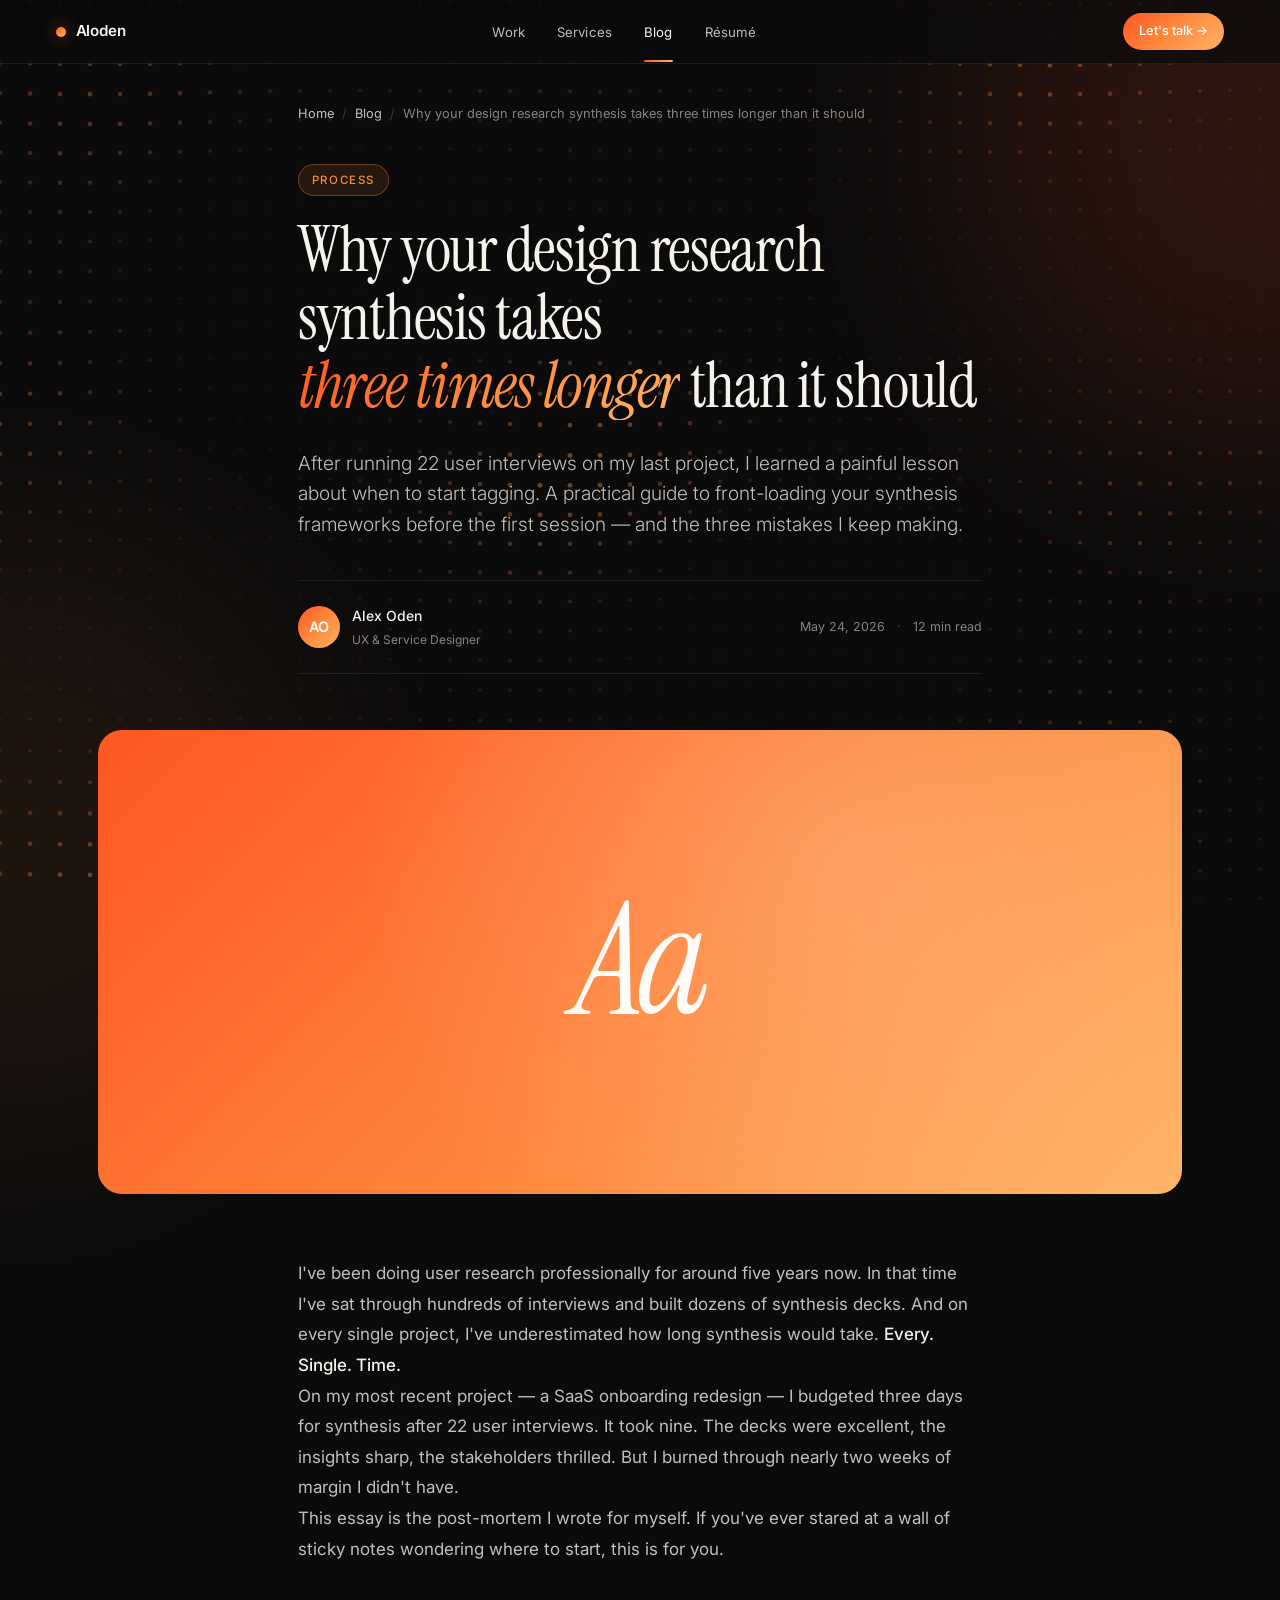
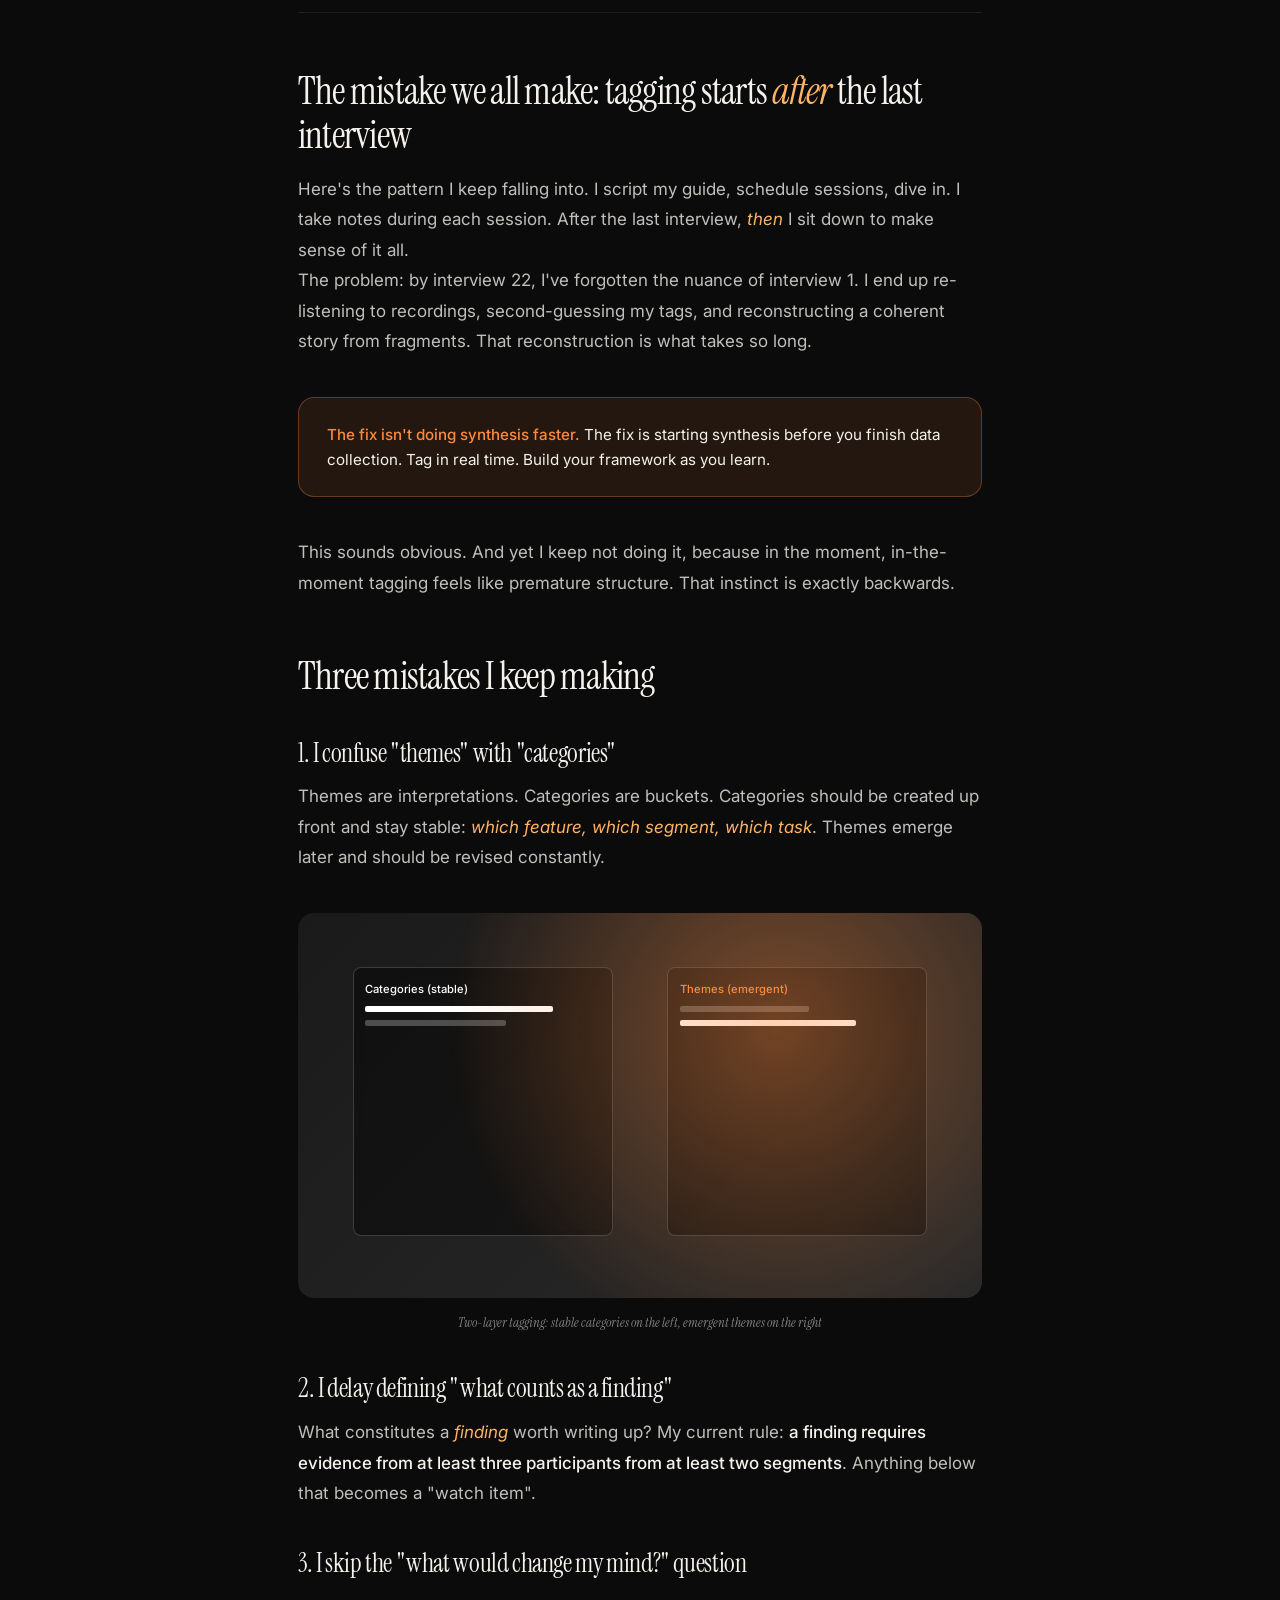
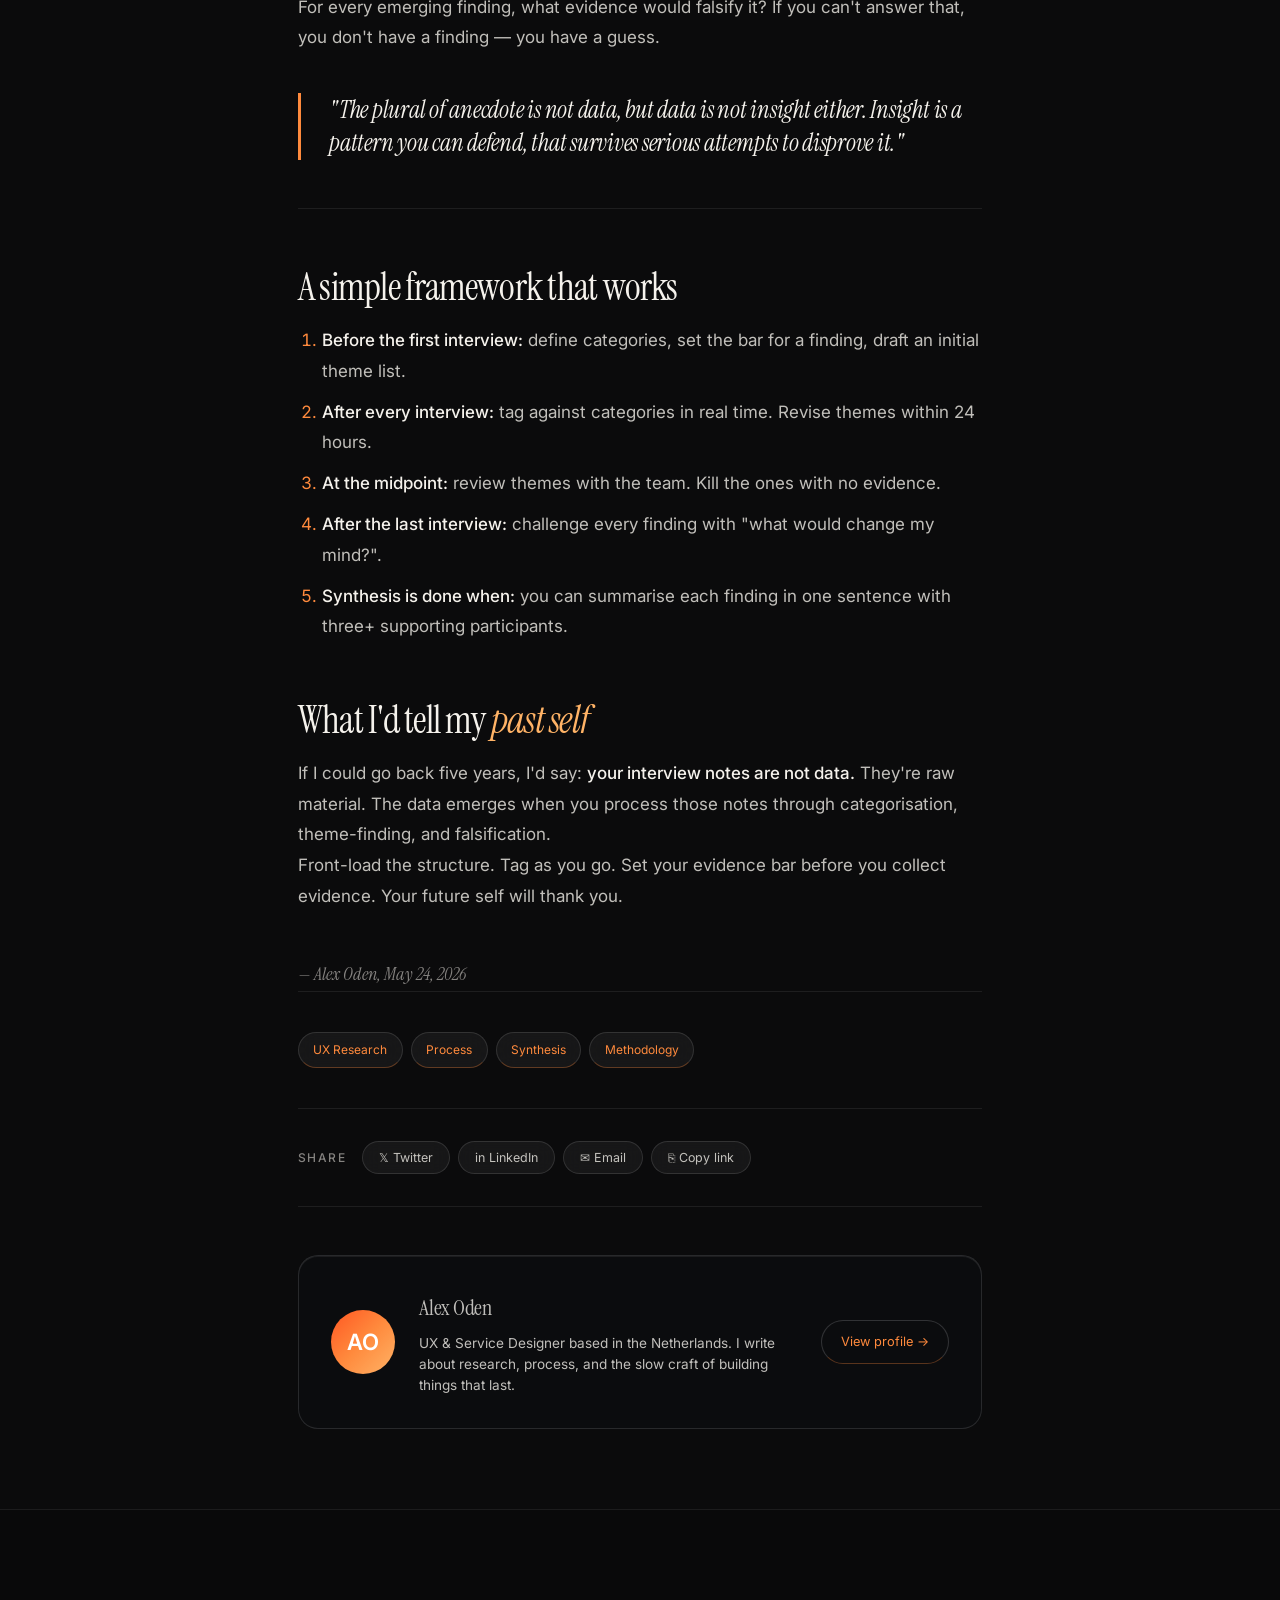
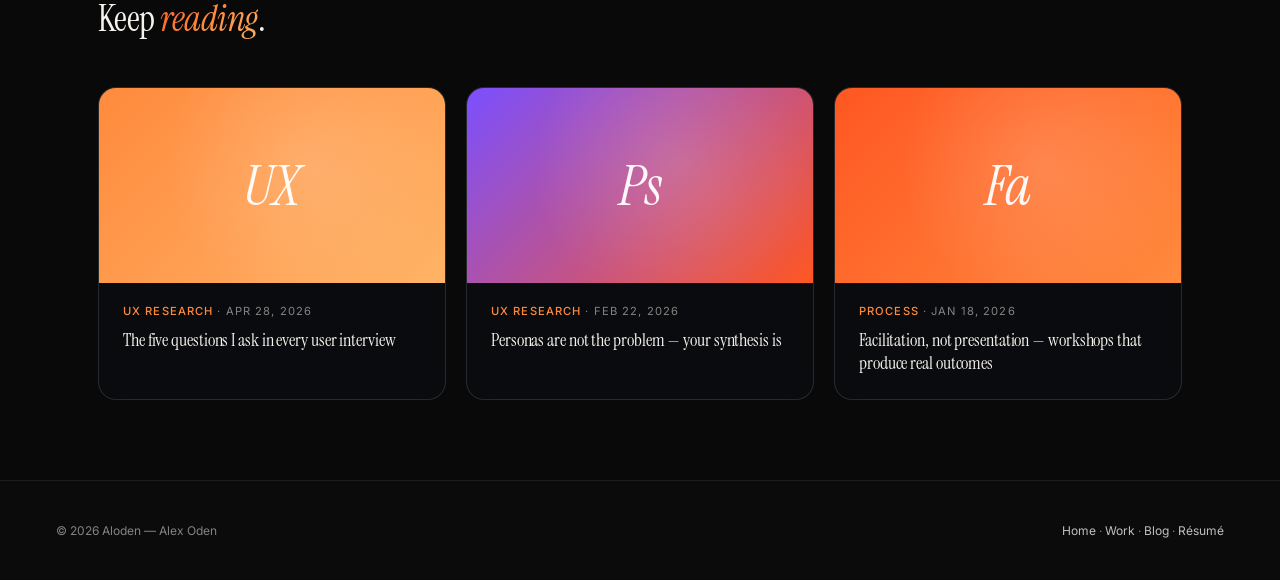
<file: blog-single.html>
<!DOCTYPE html>
<html lang="en">
<head>
<meta charset="UTF-8">
<meta name="viewport" content="width=device-width, initial-scale=1.0">
<title>Why your design research synthesis takes three times longer than it should — Aloden</title>
<link rel="preconnect" href="https://fonts.googleapis.com">
<link rel="preconnect" href="https://fonts.gstatic.com" crossorigin>
<link href="https://fonts.googleapis.com/css2?family=Instrument+Serif:ital@0;1&family=Inter:wght@300;400;500;600&display=swap" rel="stylesheet">
<link rel="stylesheet" href="assets/css/styles.css?v=2">
<style>
/* ===== PAGE-SPECIFIC: blog-single.html ===== */
.progress{position:fixed;top:var(--nh);left:0;right:0;height:2px;z-index:99;background:transparent}
.progress-fill{height:100%;background:var(--o-grad);width:0;transition:width .1s ease;box-shadow:0 0 8px rgba(255,138,61,.6)}
.breadcrumb{padding:calc(var(--nh) + 2.5rem) 0 0;font-size:.8rem;color:var(--ts);display:flex;align-items:center;gap:.5rem;flex-wrap:wrap}
.breadcrumb a{color:var(--tm);text-decoration:none;transition:color .2s}
.breadcrumb a:hover{color:var(--o2)}
.breadcrumb .sep{opacity:.4}
.post-header{padding:2.5rem 0 3.5rem}
.post-cat{display:inline-flex;align-items:center;gap:.5rem;color:var(--o2);font-size:.72rem;letter-spacing:.14em;text-transform:uppercase;font-weight:500;margin-bottom:1.25rem;background:var(--o-soft);padding:.35rem .8rem;border-radius:99px;border:1px solid var(--o-border)}
.post-title{font-family:var(--fd);font-weight:400;line-height:1.06;letter-spacing:-.02em;font-size:clamp(2.25rem,5vw,4rem);margin-bottom:1.75rem}
.post-title em{font-style:italic}
.post-lede{font-size:clamp(1.1rem,1.5vw,1.25rem);color:var(--tm);line-height:1.6;margin-bottom:2.5rem;font-weight:300}
.post-byline{display:flex;align-items:center;gap:1.25rem;padding:1.5rem 0;border-top:1px solid var(--line);border-bottom:1px solid var(--line);flex-wrap:wrap}
.post-author{display:flex;align-items:center;gap:.75rem}
.post-avatar{width:42px;height:42px;border-radius:50%;background:var(--o-grad);display:flex;align-items:center;justify-content:center;color:#fff;font-size:.9rem;font-weight:600}
.post-author-info{display:flex;flex-direction:column;gap:.15rem}
.post-author-name{font-size:.875rem;color:var(--t);font-weight:500}
.post-author-role{font-size:.75rem;color:var(--ts)}
.post-byline-meta{display:flex;align-items:center;gap:.75rem;font-size:.78rem;color:var(--ts);margin-left:auto;flex-wrap:wrap}
.post-byline-meta .sep{opacity:.4}
.post-cover{margin:0 auto 4rem;max-width:1180px;padding:0 clamp(1.5rem,4vw,3rem)}
.post-cover-img{aspect-ratio:21/9;border-radius:24px;overflow:hidden;background:linear-gradient(135deg,#FF5722,#FF8A3D 60%,#FFB366);position:relative;display:flex;align-items:center;justify-content:center}
.post-cover-img::before{content:'';position:absolute;inset:0;background:radial-gradient(circle at 70% 30%,rgba(255,255,255,.2),transparent 60%)}
.post-cover-mark{font-family:var(--fd);font-size:clamp(6rem,12vw,10rem);font-style:italic;color:rgba(255,255,255,.96);line-height:1;letter-spacing:-.03em;position:relative;z-index:1}
.article{padding-bottom:5rem;font-size:1.0625rem;line-height:1.8;color:var(--tm)}
.article > * + *{margin-top:1.5rem}
.article h2{font-family:var(--fd);font-weight:400;font-size:clamp(1.75rem,3vw,2.5rem);line-height:1.15;letter-spacing:-.02em;color:var(--t);margin-top:3.5rem;margin-bottom:1rem}
.article h2 em{font-style:italic}
.article h3{font-family:var(--fd);font-weight:400;font-size:clamp(1.35rem,2vw,1.75rem);line-height:1.2;letter-spacing:-.015em;color:var(--t);margin-top:2.5rem;margin-bottom:.75rem}
.article strong{color:var(--t);font-weight:500}
.article em{font-style:italic;color:var(--o3)}
.article a{color:var(--o2);text-decoration:none;border-bottom:1px solid var(--o-border);transition:color .2s,border-color .2s}
.article a:hover{color:var(--o3);border-color:var(--o3)}
.article ul,.article ol{padding-left:1.5rem}
.article li{margin-bottom:.65rem;color:var(--tm)}
.article li::marker{color:var(--o2)}
.article blockquote{border-left:3px solid var(--o2);padding:0 0 0 1.75rem;margin:2.5rem 0;font-family:var(--fd);font-style:italic;font-size:1.5rem;line-height:1.4;color:var(--t);letter-spacing:-.01em}
.article hr{border:none;border-top:1px solid var(--line);margin:3rem 0;position:relative;text-align:center}
.article hr::after{content:'✦';position:absolute;top:50%;left:50%;transform:translate(-50%,-50%);background:var(--bg);padding:0 1rem;color:var(--o2);font-size:.85rem}
.callout{margin:2.5rem 0;padding:1.5rem 1.75rem;background:var(--o-soft);border:1px solid var(--o-border);border-radius:16px;font-size:.95rem;line-height:1.65;color:var(--t);position:relative}
.callout strong{color:var(--o2)}
.article-figure{margin:2.5rem 0}
.article-figure-img{aspect-ratio:16/9;border-radius:16px;overflow:hidden;position:relative;display:flex;align-items:center;justify-content:center;background:linear-gradient(135deg,#1a1a1a,#2a2a2a)}
.article-figure-img::after{content:'';position:absolute;inset:0;background:radial-gradient(circle at 70% 30%,rgba(255,138,61,.4),transparent 60%)}
.article-figure-cap{padding:.85rem 0 0;font-size:.8rem;color:var(--ts);text-align:center;font-style:italic;font-family:var(--fd)}
.post-tags{display:flex;flex-wrap:wrap;gap:.5rem;padding:2.5rem 0;border-top:1px solid var(--line)}
.post-tag{font-size:.75rem;padding:.4rem .9rem;border-radius:99px;background:var(--glass-chip);backdrop-filter:var(--glass-blur-sm);-webkit-backdrop-filter:var(--glass-blur-sm);border:1px solid var(--glass-border);color:var(--tm);text-decoration:none;transition:all .25s}
.post-tag:hover{border-color:var(--o-border);color:var(--o2);background:var(--o-soft)}
.share{display:flex;align-items:center;gap:1rem;padding:2rem 0;border-top:1px solid var(--line);border-bottom:1px solid var(--line);flex-wrap:wrap}
.share-lbl{font-size:.75rem;letter-spacing:.12em;text-transform:uppercase;color:var(--ts);font-weight:500}
.share-buttons{display:flex;gap:.5rem;flex-wrap:wrap}
.share-btn{display:inline-flex;align-items:center;gap:.45rem;padding:.5rem 1rem;border-radius:99px;background:var(--glass-chip);backdrop-filter:var(--glass-blur-sm);-webkit-backdrop-filter:var(--glass-blur-sm);border:1px solid var(--glass-border);color:var(--tm);font-size:.78rem;text-decoration:none;cursor:pointer;transition:all .25s;font-family:inherit}
.share-btn:hover{border-color:var(--o-border);color:var(--o2);background:var(--o-soft)}
.author-card{margin-top:3rem;padding:2rem;background:var(--glass);backdrop-filter:var(--glass-blur);-webkit-backdrop-filter:var(--glass-blur);border:1px solid var(--glass-border);border-radius:20px;display:flex;align-items:center;gap:1.5rem;flex-wrap:wrap}
.author-card-avatar{width:64px;height:64px;border-radius:50%;background:var(--o-grad);display:flex;align-items:center;justify-content:center;color:#fff;font-size:1.4rem;font-weight:600;flex-shrink:0}
.author-card-info{flex:1;min-width:200px}
.author-card-name{font-family:var(--fd);font-size:1.4rem;font-weight:400;margin-bottom:.25rem;letter-spacing:-.01em}
.author-card-bio{font-size:.85rem;color:var(--tm);line-height:1.55}
.author-card-link{display:inline-flex;align-items:center;gap:.4rem;padding:.6rem 1.2rem;border-radius:99px;background:transparent;border:1px solid var(--line2);color:var(--t);text-decoration:none;font-size:.8rem;transition:all .25s}
.author-card-link:hover{background:var(--o-soft);border-color:var(--o-border);color:var(--o2)}
.related{padding:5rem 0;background:var(--glass-veil);border-top:1px solid var(--line)}
.related-h{font-family:var(--fd);font-size:clamp(1.75rem,3vw,2.25rem);font-weight:400;letter-spacing:-.015em;margin-bottom:2.5rem}
.related-h em{font-style:italic}
.related-grid{display:grid;grid-template-columns:repeat(3,1fr);gap:1.25rem}
.related-card{display:flex;flex-direction:column;background:var(--glass);backdrop-filter:var(--glass-blur);-webkit-backdrop-filter:var(--glass-blur);border:1px solid var(--glass-border);border-radius:18px;overflow:hidden;text-decoration:none;color:inherit;transition:border-color .3s,transform .3s}
.related-card:hover{border-color:var(--o-border);transform:translateY(-4px)}
.related-visual{aspect-ratio:16/9;display:flex;align-items:center;justify-content:center;position:relative}
.related-visual::before{content:'';position:absolute;inset:0;background:radial-gradient(circle at 60% 40%,rgba(255,255,255,.15),transparent 60%)}
.related-mark{font-family:var(--fd);font-size:3.5rem;font-style:italic;color:rgba(255,255,255,.95);position:relative;z-index:1;line-height:1}
.r-bg-1{background:linear-gradient(135deg,#FF8A3D,#FFB366)}
.r-bg-2{background:linear-gradient(135deg,#7B4FFF,#FF5722)}
.r-bg-3{background:linear-gradient(135deg,#FF5722,#FF8A3D)}
.related-body{padding:1.25rem 1.5rem 1.5rem;flex:1;display:flex;flex-direction:column;gap:.5rem}
.related-meta{font-size:.7rem;letter-spacing:.1em;text-transform:uppercase;color:var(--ts)}
.related-cat{color:var(--o2);font-weight:500}
.related-title{font-family:var(--fd);font-size:1.15rem;font-weight:400;line-height:1.25;letter-spacing:-.005em;color:var(--t)}
@media(max-width:840px){
  .related-grid{grid-template-columns:1fr}
  .post-byline-meta{margin-left:0;width:100%}
}
</style>
</head>
<body>

<div class="glow g1"></div>
<div class="glow g2"></div>

<nav id="nav" aria-label="Main navigation">
  <a href="index.html" class="nav-logo"><span class="logo-dot"></span>Aloden</a>
  <ul class="nav-links">
    <li><a href="work.html">Work</a></li>
    <li><a href="index.html#services">Services</a></li>
    <li><a href="blog.html" class="active">Blog</a></li>
    <li><a href="resume.html">Résumé</a></li>
  </ul>
  <div class="nav-right">
    <a href="index.html#contact" class="nav-cta">Let's talk →</a>
    <button class="hamburger" id="hamburger" aria-label="Open menu"><span></span><span></span><span></span></button>
  </div>
</nav>

<div class="mobile-menu" id="mobileMenu">
  <nav class="mobile-menu-links" aria-label="Mobile navigation menu">
    <a href="work.html"><span class="num">01</span>Work</a>
    <a href="index.html#services"><span class="num">02</span>Services</a>
    <a href="blog.html"><span class="num">03</span>Blog</a>
    <a href="resume.html"><span class="num">04</span>Résumé</a>
  </nav>
  <div class="mobile-menu-foot">
    <a href="index.html#contact" class="mobile-menu-cta">Let's talk →</a>
    <div class="mobile-menu-social"><a href="#">LinkedIn</a><a href="#">Dribbble</a><a href="mailto:hello@aloden.nl">Email</a></div>
  </div>
</div>

<div class="progress"><div class="progress-fill" id="progressFill"></div></div>

<div class="wrap-narrow">
  <div class="breadcrumb fu">
    <a href="index.html">Home</a><span class="sep">/</span><a href="blog.html">Blog</a><span class="sep">/</span><span>Why your design research synthesis takes three times longer than it should</span>
  </div>
</div>

<header class="post-header">
  <div class="wrap-narrow">
    <div class="post-cat fu">Process</div>
    <h1 class="post-title fu" style="transition-delay:.06s">Why your design research synthesis takes <em class="grad">three times longer</em> than it should</h1>
    <p class="post-lede fu" style="transition-delay:.12s">After running 22 user interviews on my last project, I learned a painful lesson about when to start tagging. A practical guide to front-loading your synthesis frameworks before the first session — and the three mistakes I keep making.</p>
    <div class="post-byline fu" style="transition-delay:.18s">
      <div class="post-author">
        <div class="post-avatar">AO</div>
        <div class="post-author-info"><div class="post-author-name">Alex Oden</div><div class="post-author-role">UX & Service Designer</div></div>
      </div>
      <div class="post-byline-meta"><span>May 24, 2026</span><span class="sep">·</span><span>12 min read</span></div>
    </div>
  </div>
</header>

<div class="post-cover fu">
  <div class="post-cover-img"><span class="post-cover-mark">Aa</span></div>
</div>

<article class="article">
  <div class="wrap-narrow">
    <p>I've been doing user research professionally for around five years now. In that time I've sat through hundreds of interviews and built dozens of synthesis decks. And on every single project, I've underestimated how long synthesis would take. <strong>Every. Single. Time.</strong></p>
    <p>On my most recent project — a SaaS onboarding redesign — I budgeted three days for synthesis after 22 user interviews. It took nine. The decks were excellent, the insights sharp, the stakeholders thrilled. But I burned through nearly two weeks of margin I didn't have.</p>
    <p>This essay is the post-mortem I wrote for myself. If you've ever stared at a wall of sticky notes wondering where to start, this is for you.</p>

    <hr>

    <h2>The mistake we all make: tagging starts <em>after</em> the last interview</h2>
    <p>Here's the pattern I keep falling into. I script my guide, schedule sessions, dive in. I take notes during each session. After the last interview, <em>then</em> I sit down to make sense of it all.</p>
    <p>The problem: by interview 22, I've forgotten the nuance of interview 1. I end up re-listening to recordings, second-guessing my tags, and reconstructing a coherent story from fragments. That reconstruction is what takes so long.</p>

    <div class="callout"><strong>The fix isn't doing synthesis faster.</strong> The fix is starting synthesis before you finish data collection. Tag in real time. Build your framework as you learn.</div>

    <p>This sounds obvious. And yet I keep not doing it, because in the moment, in-the-moment tagging feels like premature structure. That instinct is exactly backwards.</p>

    <h2>Three mistakes I keep making</h2>

    <h3>1. I confuse "themes" with "categories"</h3>
    <p>Themes are interpretations. Categories are buckets. Categories should be created up front and stay stable: <em>which feature, which segment, which task</em>. Themes emerge later and should be revised constantly.</p>

    <div class="article-figure">
      <div class="article-figure-img">
        <div class="viz-mockup" style="top:14%;left:8%;width:38%;height:70%;"><div style="font-weight:500;font-size:.7rem">Categories (stable)</div><div class="viz-bar fill" style="width:80%"></div><div class="viz-bar" style="width:60%"></div></div>
        <div class="viz-mockup" style="top:14%;right:8%;width:38%;height:70%;"><div style="font-weight:500;font-size:.7rem;color:#FF8A3D">Themes (emergent)</div><div class="viz-bar" style="width:55%"></div><div class="viz-bar fill" style="width:75%"></div></div>
      </div>
      <div class="article-figure-cap">Two-layer tagging: stable categories on the left, emergent themes on the right</div>
    </div>

    <h3>2. I delay defining "what counts as a finding"</h3>
    <p>What constitutes a <em>finding</em> worth writing up? My current rule: <strong>a finding requires evidence from at least three participants from at least two segments</strong>. Anything below that becomes a "watch item".</p>

    <h3>3. I skip the "what would change my mind?" question</h3>
    <p>For every emerging finding, what evidence would falsify it? If you can't answer that, you don't have a finding — you have a guess.</p>

    <blockquote>"The plural of anecdote is not data, but data is not insight either. Insight is a pattern you can defend, that survives serious attempts to disprove it."</blockquote>

    <hr>

    <h2>A simple framework that works</h2>
    <ol>
      <li><strong>Before the first interview:</strong> define categories, set the bar for a finding, draft an initial theme list.</li>
      <li><strong>After every interview:</strong> tag against categories in real time. Revise themes within 24 hours.</li>
      <li><strong>At the midpoint:</strong> review themes with the team. Kill the ones with no evidence.</li>
      <li><strong>After the last interview:</strong> challenge every finding with "what would change my mind?".</li>
      <li><strong>Synthesis is done when:</strong> you can summarise each finding in one sentence with three+ supporting participants.</li>
    </ol>

    <h2>What I'd tell my <em>past self</em></h2>
    <p>If I could go back five years, I'd say: <strong>your interview notes are not data.</strong> They're raw material. The data emerges when you process those notes through categorisation, theme-finding, and falsification.</p>
    <p>Front-load the structure. Tag as you go. Set your evidence bar before you collect evidence. Your future self will thank you.</p>

    <p style="margin-top:3rem;color:var(--ts);font-style:italic;font-family:var(--fd);font-size:1.1rem">— Alex Oden, May 24, 2026</p>

    <div class="post-tags">
      <a href="#" class="post-tag">UX Research</a><a href="#" class="post-tag">Process</a><a href="#" class="post-tag">Synthesis</a><a href="#" class="post-tag">Methodology</a>
    </div>

    <div class="share">
      <div class="share-lbl">Share</div>
      <div class="share-buttons">
        <button class="share-btn">𝕏 Twitter</button>
        <button class="share-btn">in LinkedIn</button>
        <button class="share-btn">✉ Email</button>
        <button class="share-btn" onclick="navigator.clipboard?.writeText(location.href);this.textContent='✓ Copied'">⎘ Copy link</button>
      </div>
    </div>

    <div class="author-card">
      <div class="author-card-avatar">AO</div>
      <div class="author-card-info">
        <div class="author-card-name">Alex Oden</div>
        <div class="author-card-bio">UX & Service Designer based in the Netherlands. I write about research, process, and the slow craft of building things that last.</div>
      </div>
      <a href="index.html" class="author-card-link">View profile →</a>
    </div>
  </div>
</article>

<section class="related">
  <div class="wrap-mid">
    <h2 class="related-h fu">Keep <em class="grad">reading</em>.</h2>
    <div class="related-grid">
      <a href="blog-single.html" class="related-card fu"><div class="related-visual r-bg-1"><span class="related-mark">UX</span></div><div class="related-body"><div class="related-meta"><span class="related-cat">UX Research</span> · Apr 28, 2026</div><div class="related-title">The five questions I ask in every user interview</div></div></a>
      <a href="blog-single.html" class="related-card fu" style="transition-delay:.06s"><div class="related-visual r-bg-2"><span class="related-mark">Ps</span></div><div class="related-body"><div class="related-meta"><span class="related-cat">UX Research</span> · Feb 22, 2026</div><div class="related-title">Personas are not the problem — your synthesis is</div></div></a>
      <a href="blog-single.html" class="related-card fu" style="transition-delay:.12s"><div class="related-visual r-bg-3"><span class="related-mark">Fa</span></div><div class="related-body"><div class="related-meta"><span class="related-cat">Process</span> · Jan 18, 2026</div><div class="related-title">Facilitation, not presentation — workshops that produce real outcomes</div></div></a>
    </div>
  </div>
</section>

<footer>
  <span>© 2026 Aloden — Alex Oden</span>
  <span><a href="index.html">Home</a> · <a href="work.html">Work</a> · <a href="blog.html">Blog</a> · <a href="resume.html">Résumé</a></span>
</footer>

<script src="assets/js/wave-bg.js?v=2" defer></script>
<script src="assets/js/main.js" defer></script>
</body>
</html>
</file>
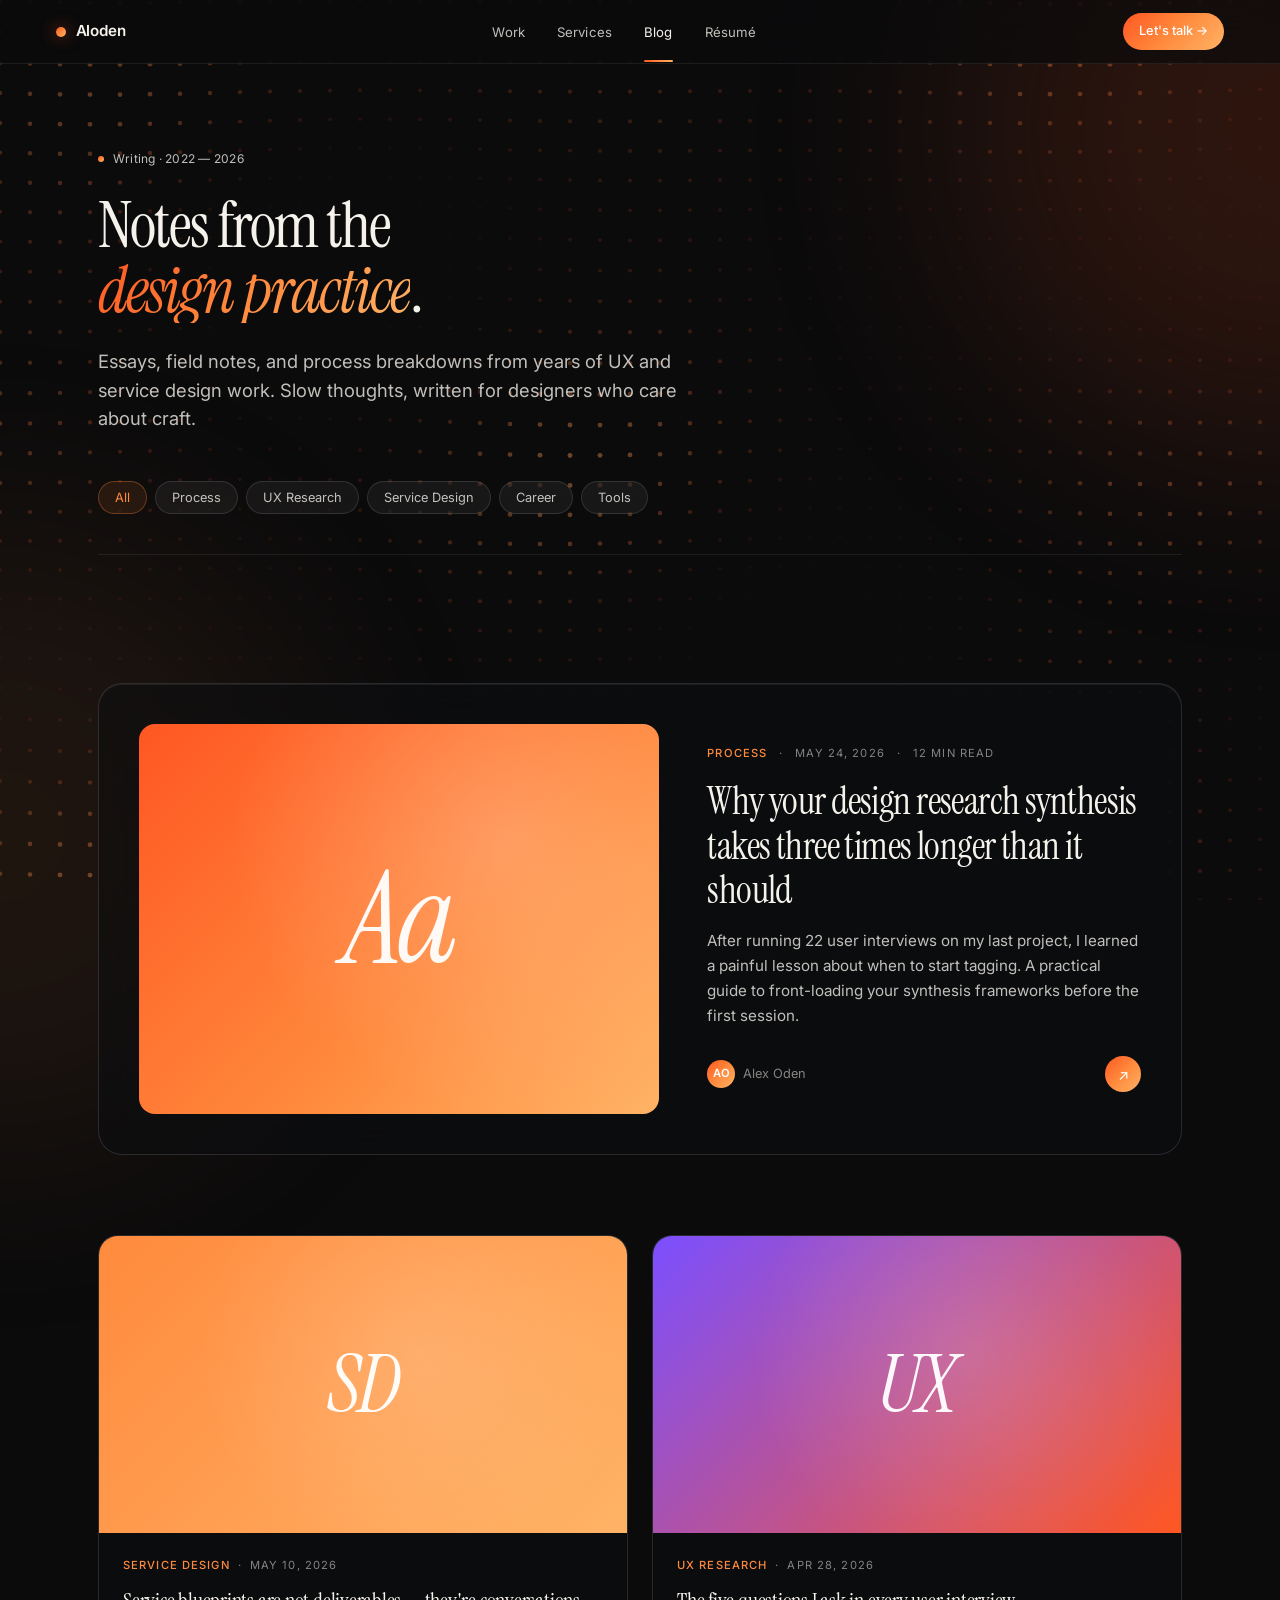
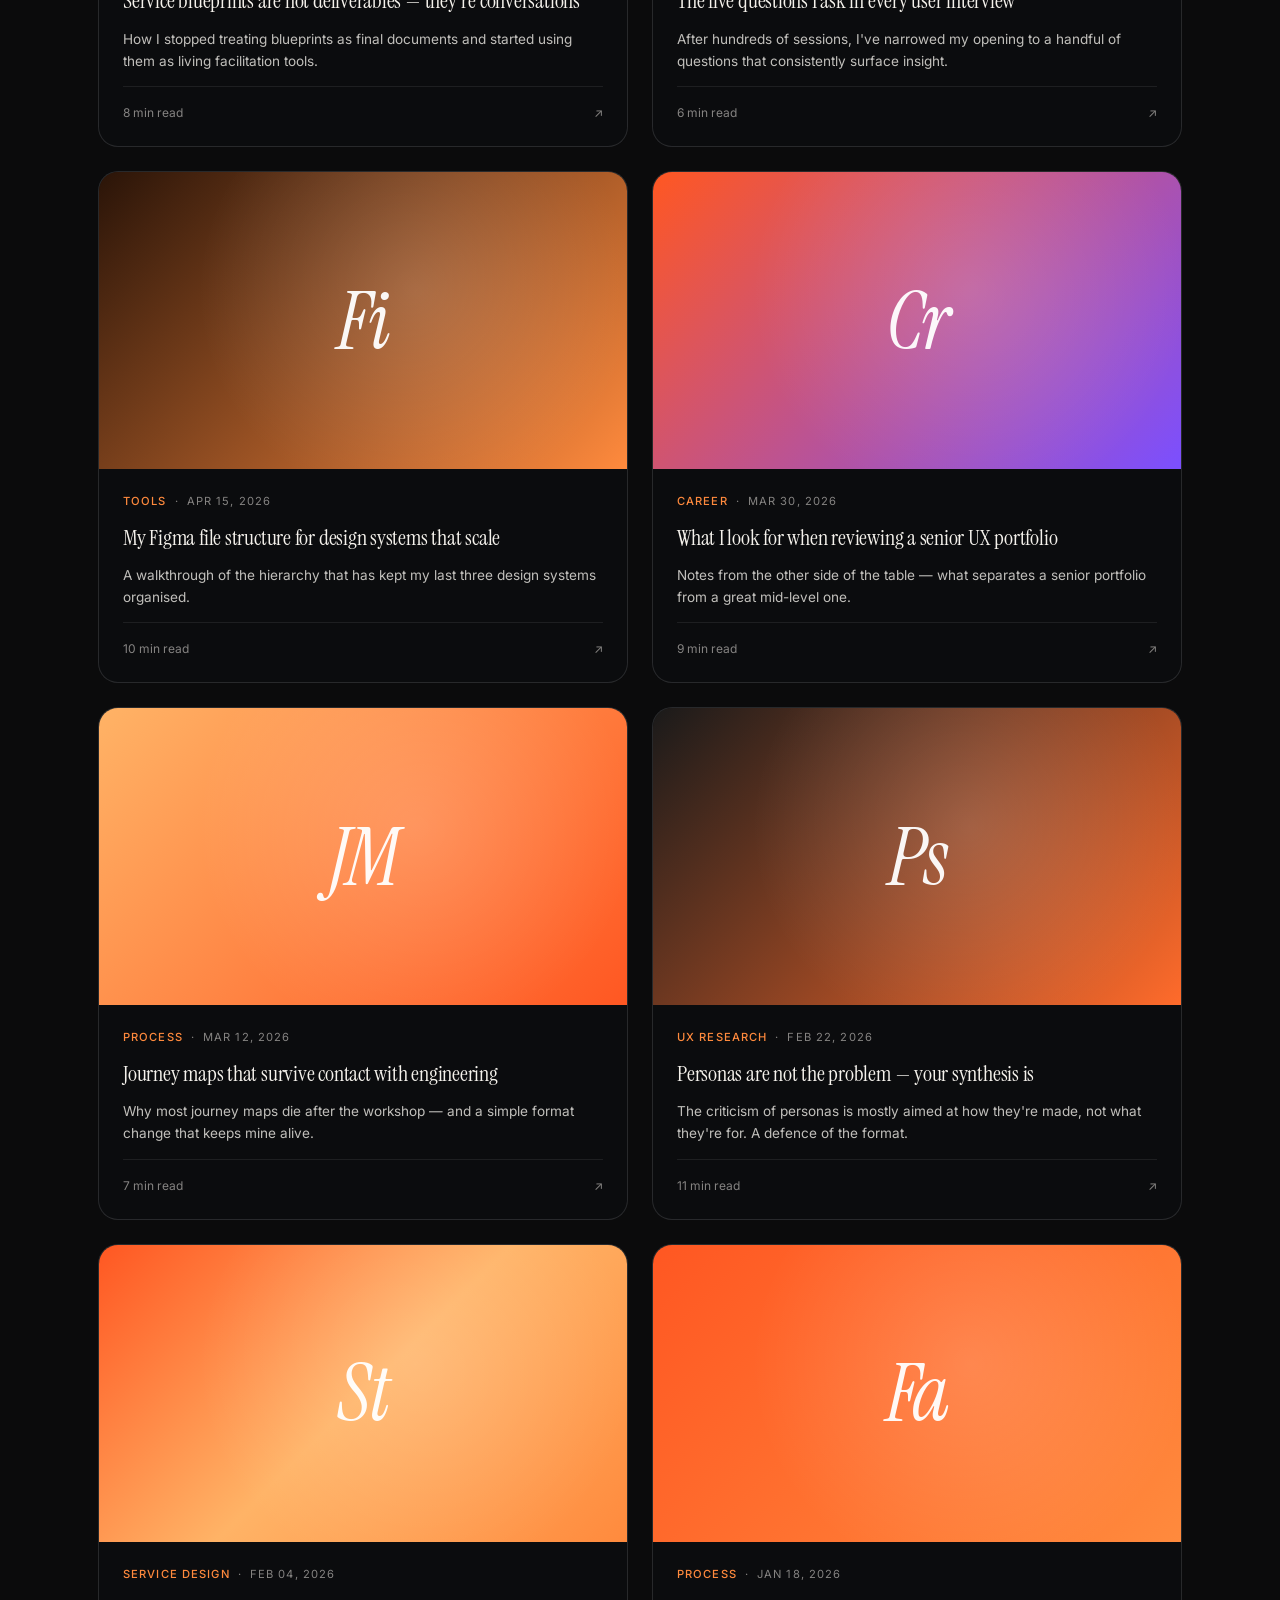
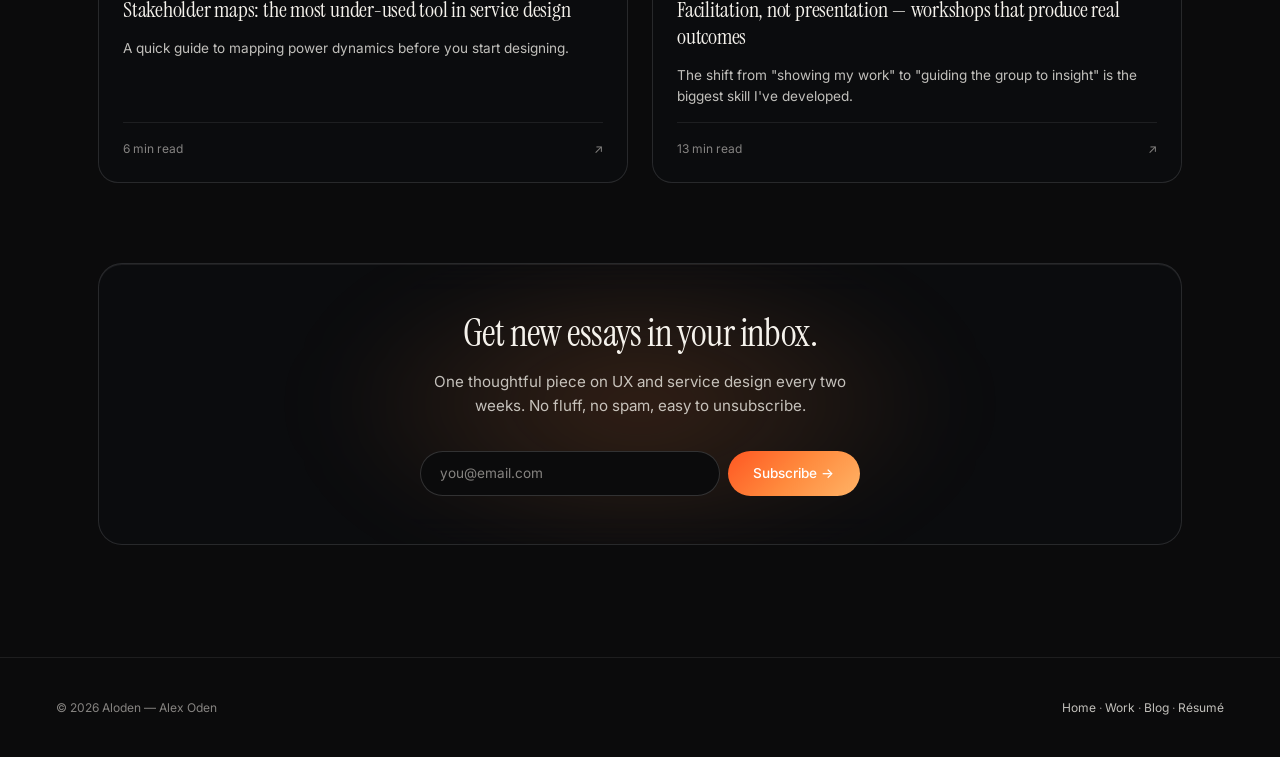
<file: blog.html>
<!DOCTYPE html>
<html lang="en">
<head>
<meta charset="UTF-8">
<meta name="viewport" content="width=device-width, initial-scale=1.0">
<title>Blog — Aloden</title>
<link rel="preconnect" href="https://fonts.googleapis.com">
<link rel="preconnect" href="https://fonts.gstatic.com" crossorigin>
<link href="https://fonts.googleapis.com/css2?family=Instrument+Serif:ital@0;1&family=Inter:wght@300;400;500;600&display=swap" rel="stylesheet">
<link rel="stylesheet" href="assets/css/styles.css?v=2">
<style>
/* ===== PAGE-SPECIFIC: blog.html ===== */
.page-hero{padding:calc(var(--nh) + 5rem) 0 4rem;position:relative}
.page-hero-sub{font-size:clamp(1rem,1.5vw,1.15rem);color:var(--tm);max-width:620px;margin-top:1.5rem;line-height:1.55}
.cats{display:flex;flex-wrap:wrap;gap:.5rem;margin-top:3rem;padding-bottom:2.5rem;border-bottom:1px solid var(--line)}
.cat{display:inline-flex;align-items:center;gap:.5rem;padding:.5rem 1rem;border-radius:99px;background:var(--glass-chip);backdrop-filter:var(--glass-blur-sm);-webkit-backdrop-filter:var(--glass-blur-sm);border:1px solid var(--glass-border);color:var(--tm);font-size:.8rem;cursor:pointer;transition:all .25s;font-family:inherit}
.cat:hover{border-color:var(--o-border);color:var(--t)}
.cat.active{background:var(--o-soft);color:var(--o2);border-color:var(--o-border)}
section.posts{padding:4rem 0 7rem}
.featured-post{display:grid;grid-template-columns:1.2fr 1fr;gap:3rem;align-items:center;padding:2.5rem;background:var(--glass);backdrop-filter:var(--glass-blur);-webkit-backdrop-filter:var(--glass-blur);border:1px solid var(--glass-border);border-radius:24px;margin-bottom:5rem;text-decoration:none;color:inherit;transition:border-color .3s,transform .3s;cursor:pointer}
.featured-post:hover{border-color:var(--o-border);transform:translateY(-3px)}
.featured-visual{aspect-ratio:4/3;border-radius:16px;overflow:hidden;background:linear-gradient(135deg,#FF5722,#FF8A3D 60%,#FFB366);position:relative;display:flex;align-items:center;justify-content:center}
.featured-visual::before{content:'';position:absolute;inset:0;background:radial-gradient(circle at 70% 30%,rgba(255,255,255,.2),transparent 60%)}
.featured-visual-mark{font-family:var(--fd);font-size:8rem;font-style:italic;color:rgba(255,255,255,.95);line-height:1;letter-spacing:-.03em}
.featured-content{display:flex;flex-direction:column;gap:1rem}
.featured-meta{display:flex;align-items:center;gap:.75rem;font-size:.7rem;letter-spacing:.1em;text-transform:uppercase;color:var(--ts)}
.featured-cat{color:var(--o2);font-weight:500}
.featured-title{font-family:var(--fd);font-size:clamp(1.85rem,3vw,2.65rem);font-weight:400;line-height:1.15;letter-spacing:-.015em}
.featured-excerpt{color:var(--tm);font-size:.95rem;line-height:1.65}
.featured-foot{display:flex;align-items:center;gap:1rem;margin-top:.75rem;font-size:.8rem;color:var(--ts)}
.featured-author{display:flex;align-items:center;gap:.5rem}
.featured-avatar{width:28px;height:28px;border-radius:50%;background:var(--o-grad);display:flex;align-items:center;justify-content:center;color:#fff;font-size:.7rem;font-weight:600}
.featured-arr{margin-left:auto;width:36px;height:36px;border-radius:50%;background:var(--o-grad);display:flex;align-items:center;justify-content:center;color:#fff;font-size:.9rem;transition:transform .3s}
.featured-post:hover .featured-arr{transform:rotate(-45deg) scale(1.1)}
.posts-grid{display:grid;grid-template-columns:repeat(2,1fr);gap:1.5rem}
.post{display:flex;flex-direction:column;background:var(--glass);backdrop-filter:var(--glass-blur);-webkit-backdrop-filter:var(--glass-blur);border:1px solid var(--glass-border);border-radius:20px;overflow:hidden;text-decoration:none;color:inherit;transition:border-color .3s,transform .3s;cursor:pointer}
.post:hover{border-color:var(--o-border);transform:translateY(-4px)}
.post-visual{aspect-ratio:16/9;position:relative;overflow:hidden;display:flex;align-items:center;justify-content:center}
.post-visual::before{content:'';position:absolute;inset:0;background:radial-gradient(circle at 60% 40%,rgba(255,255,255,.15),transparent 60%)}
.post-visual-mark{font-family:var(--fd);font-size:5rem;font-style:italic;color:rgba(255,255,255,.95);line-height:1;letter-spacing:-.03em;position:relative;z-index:1}
.bg-1{background:linear-gradient(135deg,#FF5722,#FF8A3D)}
.bg-2{background:linear-gradient(135deg,#FF8A3D,#FFB366)}
.bg-3{background:linear-gradient(135deg,#7B4FFF,#FF5722)}
.bg-4{background:linear-gradient(135deg,#2a1408,#FF8A3D)}
.bg-5{background:linear-gradient(135deg,#FF5722,#7B4FFF)}
.bg-6{background:linear-gradient(135deg,#FFB366,#FF5722)}
.bg-7{background:linear-gradient(135deg,#1a1a1a,#FF6B2B)}
.bg-8{background:linear-gradient(135deg,#FF5722,#FFB366,#FF8A3D)}
.post-body{padding:1.5rem;display:flex;flex-direction:column;gap:.85rem;flex:1}
.post-meta{display:flex;align-items:center;gap:.5rem;font-size:.7rem;letter-spacing:.1em;text-transform:uppercase;color:var(--ts)}
.post-cat{color:var(--o2);font-weight:500}
.post-title{font-family:var(--fd);font-size:1.4rem;font-weight:400;line-height:1.2;letter-spacing:-.01em}
.post-excerpt{color:var(--tm);font-size:.85rem;line-height:1.6;flex:1}
.post-foot{display:flex;justify-content:space-between;align-items:center;padding-top:1rem;border-top:1px solid var(--line);font-size:.75rem;color:var(--ts);margin-top:auto}
.newsletter{margin-top:5rem;padding:3rem;background:var(--glass);backdrop-filter:var(--glass-blur);-webkit-backdrop-filter:var(--glass-blur);border:1px solid var(--glass-border);border-radius:24px;text-align:center;position:relative;overflow:hidden}
.newsletter::before{content:'';position:absolute;width:60vw;height:40vh;background:radial-gradient(ellipse at center,var(--o-soft2),transparent 60%);top:50%;left:50%;transform:translate(-50%,-50%);pointer-events:none;filter:blur(40px)}
.newsletter-inner{position:relative;z-index:1}
.newsletter-h{font-family:var(--fd);font-size:clamp(1.75rem,3vw,2.5rem);font-weight:400;line-height:1.1;margin-bottom:1rem;letter-spacing:-.015em}
.newsletter-sub{color:var(--tm);font-size:.95rem;margin-bottom:2rem;max-width:460px;margin-left:auto;margin-right:auto}
.newsletter-form{display:flex;gap:.5rem;max-width:440px;margin:0 auto;flex-wrap:wrap}
.newsletter-input{flex:1;min-width:200px;padding:.85rem 1.2rem;border-radius:99px;background:var(--bg);border:1px solid var(--line2);color:var(--t);font-family:inherit;font-size:.85rem;outline:none;transition:border-color .2s}
.newsletter-input:focus{border-color:var(--o2)}
.newsletter-input::placeholder{color:var(--ts)}
.newsletter-btn{padding:.85rem 1.6rem;border-radius:99px;background:var(--o-grad);color:#fff;border:none;font-family:inherit;font-size:.85rem;font-weight:500;cursor:pointer;transition:transform .2s,box-shadow .2s}
.newsletter-btn:hover{transform:translateY(-1px);box-shadow:0 8px 24px rgba(255,87,34,.4)}
@media(max-width:840px){
  .featured-post{grid-template-columns:1fr;padding:1.5rem}
  .posts-grid{grid-template-columns:1fr}
  .newsletter{padding:2rem 1.5rem}
}
</style>
</head>
<body>

<div class="glow g1"></div>
<div class="glow g2"></div>

<nav id="nav" aria-label="Main navigation">
  <a href="index.html" class="nav-logo"><span class="logo-dot"></span>Aloden</a>
  <ul class="nav-links">
    <li><a href="work.html">Work</a></li>
    <li><a href="index.html#services">Services</a></li>
    <li><a href="blog.html" class="active">Blog</a></li>
    <li><a href="resume.html">Résumé</a></li>
  </ul>
  <div class="nav-right">
    <a href="index.html#contact" class="nav-cta">Let's talk →</a>
    <button class="hamburger" id="hamburger" aria-label="Open menu"><span></span><span></span><span></span></button>
  </div>
</nav>

<div class="mobile-menu" id="mobileMenu">
  <nav class="mobile-menu-links" aria-label="Mobile navigation menu">
    <a href="work.html"><span class="num">01</span>Work</a>
    <a href="index.html#services"><span class="num">02</span>Services</a>
    <a href="blog.html"><span class="num">03</span>Blog</a>
    <a href="resume.html"><span class="num">04</span>Résumé</a>
  </nav>
  <div class="mobile-menu-foot">
    <a href="index.html#contact" class="mobile-menu-cta">Let's talk →</a>
    <div class="mobile-menu-social"><a href="#">LinkedIn</a><a href="#">Dribbble</a><a href="mailto:hello@aloden.nl">Email</a></div>
  </div>
</div>

<section class="page-hero">
  <div class="wrap-mid">
    <div class="label fu"><span class="dot"></span>Writing · 2022 — 2026</div>
    <h1 class="h-display fu" style="transition-delay:.08s">Notes from the<br><em class="grad">design practice</em>.</h1>
    <p class="page-hero-sub fu" style="transition-delay:.16s">Essays, field notes, and process breakdowns from years of UX and service design work. Slow thoughts, written for designers who care about craft.</p>
    <div class="cats fu" style="transition-delay:.24s">
      <button class="cat active">All</button><button class="cat">Process</button><button class="cat">UX Research</button><button class="cat">Service Design</button><button class="cat">Career</button><button class="cat">Tools</button>
    </div>
  </div>
</section>

<section class="posts">
  <div class="wrap-mid">
    <a href="blog-single.html" class="featured-post fu">
      <div class="featured-visual"><span class="featured-visual-mark">Aa</span></div>
      <div class="featured-content">
        <div class="featured-meta"><span class="featured-cat">Process</span><span>·</span><span>May 24, 2026</span><span>·</span><span>12 min read</span></div>
        <h2 class="featured-title">Why your design research synthesis takes three times longer than it should</h2>
        <p class="featured-excerpt">After running 22 user interviews on my last project, I learned a painful lesson about when to start tagging. A practical guide to front-loading your synthesis frameworks before the first session.</p>
        <div class="featured-foot"><div class="featured-author"><div class="featured-avatar">AO</div><span>Alex Oden</span></div><div class="featured-arr">↗</div></div>
      </div>
    </a>

    <div class="posts-grid">
      <a href="blog-single.html" class="post fu"><div class="post-visual bg-2"><span class="post-visual-mark">SD</span></div><div class="post-body"><div class="post-meta"><span class="post-cat">Service Design</span><span>·</span><span>May 10, 2026</span></div><h3 class="post-title">Service blueprints are not deliverables — they're conversations</h3><p class="post-excerpt">How I stopped treating blueprints as final documents and started using them as living facilitation tools.</p><div class="post-foot"><span>8 min read</span><span>↗</span></div></div></a>
      <a href="blog-single.html" class="post fu"><div class="post-visual bg-3"><span class="post-visual-mark">UX</span></div><div class="post-body"><div class="post-meta"><span class="post-cat">UX Research</span><span>·</span><span>Apr 28, 2026</span></div><h3 class="post-title">The five questions I ask in every user interview</h3><p class="post-excerpt">After hundreds of sessions, I've narrowed my opening to a handful of questions that consistently surface insight.</p><div class="post-foot"><span>6 min read</span><span>↗</span></div></div></a>
      <a href="blog-single.html" class="post fu"><div class="post-visual bg-4"><span class="post-visual-mark">Fi</span></div><div class="post-body"><div class="post-meta"><span class="post-cat">Tools</span><span>·</span><span>Apr 15, 2026</span></div><h3 class="post-title">My Figma file structure for design systems that scale</h3><p class="post-excerpt">A walkthrough of the hierarchy that has kept my last three design systems organised.</p><div class="post-foot"><span>10 min read</span><span>↗</span></div></div></a>
      <a href="blog-single.html" class="post fu"><div class="post-visual bg-5"><span class="post-visual-mark">Cr</span></div><div class="post-body"><div class="post-meta"><span class="post-cat">Career</span><span>·</span><span>Mar 30, 2026</span></div><h3 class="post-title">What I look for when reviewing a senior UX portfolio</h3><p class="post-excerpt">Notes from the other side of the table — what separates a senior portfolio from a great mid-level one.</p><div class="post-foot"><span>9 min read</span><span>↗</span></div></div></a>
      <a href="blog-single.html" class="post fu"><div class="post-visual bg-6"><span class="post-visual-mark">JM</span></div><div class="post-body"><div class="post-meta"><span class="post-cat">Process</span><span>·</span><span>Mar 12, 2026</span></div><h3 class="post-title">Journey maps that survive contact with engineering</h3><p class="post-excerpt">Why most journey maps die after the workshop — and a simple format change that keeps mine alive.</p><div class="post-foot"><span>7 min read</span><span>↗</span></div></div></a>
      <a href="blog-single.html" class="post fu"><div class="post-visual bg-7"><span class="post-visual-mark">Ps</span></div><div class="post-body"><div class="post-meta"><span class="post-cat">UX Research</span><span>·</span><span>Feb 22, 2026</span></div><h3 class="post-title">Personas are not the problem — your synthesis is</h3><p class="post-excerpt">The criticism of personas is mostly aimed at how they're made, not what they're for. A defence of the format.</p><div class="post-foot"><span>11 min read</span><span>↗</span></div></div></a>
      <a href="blog-single.html" class="post fu"><div class="post-visual bg-8"><span class="post-visual-mark">St</span></div><div class="post-body"><div class="post-meta"><span class="post-cat">Service Design</span><span>·</span><span>Feb 04, 2026</span></div><h3 class="post-title">Stakeholder maps: the most under-used tool in service design</h3><p class="post-excerpt">A quick guide to mapping power dynamics before you start designing.</p><div class="post-foot"><span>6 min read</span><span>↗</span></div></div></a>
      <a href="blog-single.html" class="post fu"><div class="post-visual bg-1"><span class="post-visual-mark">Fa</span></div><div class="post-body"><div class="post-meta"><span class="post-cat">Process</span><span>·</span><span>Jan 18, 2026</span></div><h3 class="post-title">Facilitation, not presentation — workshops that produce real outcomes</h3><p class="post-excerpt">The shift from "showing my work" to "guiding the group to insight" is the biggest skill I've developed.</p><div class="post-foot"><span>13 min read</span><span>↗</span></div></div></a>
    </div>

    <div class="newsletter fu">
      <div class="newsletter-inner">
        <h2 class="newsletter-h">Get new essays in your inbox.</h2>
        <p class="newsletter-sub">One thoughtful piece on UX and service design every two weeks. No fluff, no spam, easy to unsubscribe.</p>
        <form class="newsletter-form" onsubmit="event.preventDefault();this.querySelector('button').textContent='Subscribed ✓';">
          <input type="email" class="newsletter-input" placeholder="you@email.com" required>
          <button type="submit" class="newsletter-btn">Subscribe →</button>
        </form>
      </div>
    </div>
  </div>
</section>

<footer>
  <span>© 2026 Aloden — Alex Oden</span>
  <span><a href="index.html">Home</a> · <a href="work.html">Work</a> · <a href="blog.html">Blog</a> · <a href="resume.html">Résumé</a></span>
</footer>

<script src="assets/js/wave-bg.js?v=2" defer></script>
<script src="assets/js/main.js" defer></script>
</body>
</html>
</file>
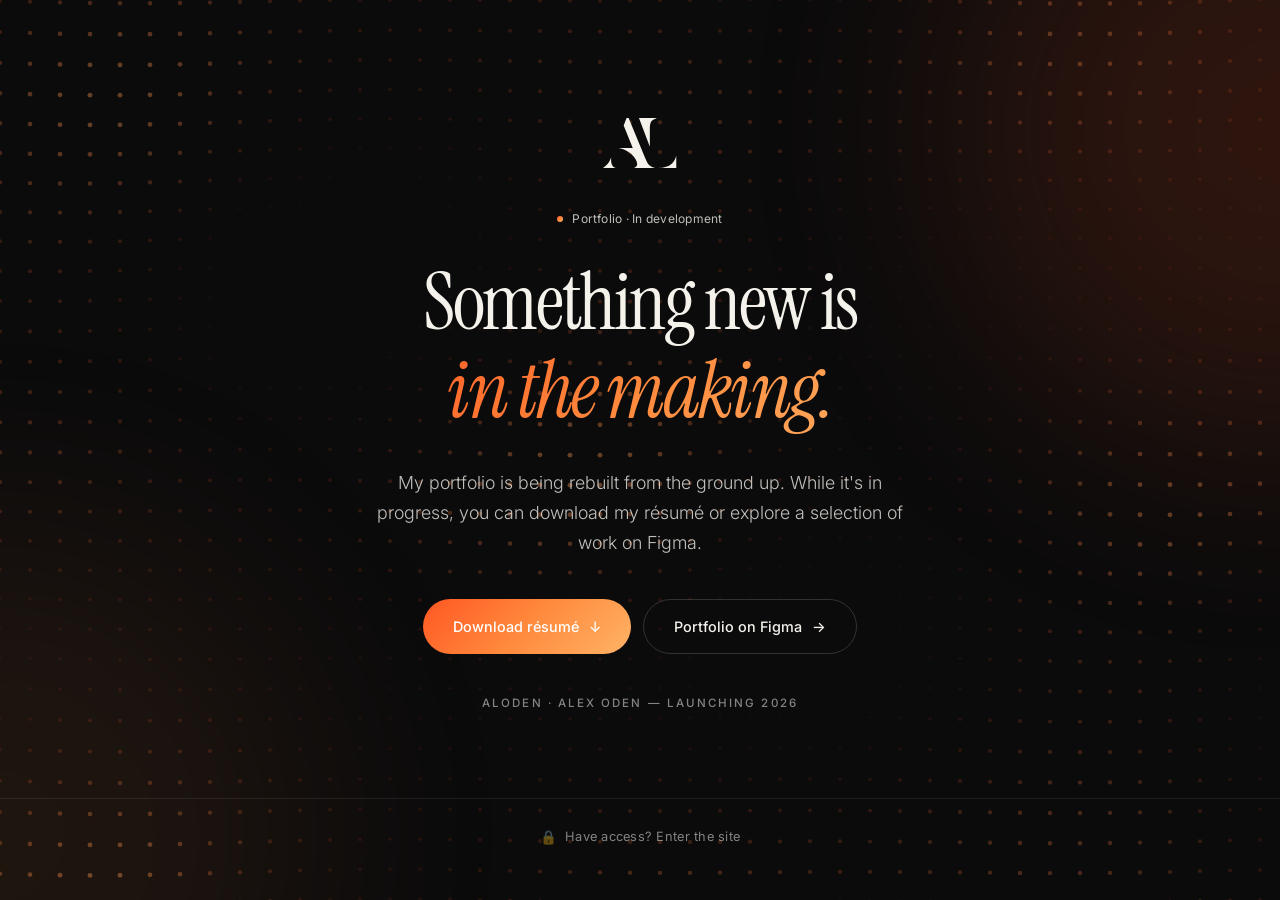
<file: coming-soon.html>
<!DOCTYPE html>
<html lang="en">
<head>
<meta charset="UTF-8">
<meta name="viewport" content="width=device-width, initial-scale=1.0">
<meta name="robots" content="noindex, nofollow">
<title>Aloden — Coming soon</title>
<link rel="preconnect" href="https://fonts.googleapis.com">
<link rel="preconnect" href="https://fonts.gstatic.com" crossorigin>
<link href="https://fonts.googleapis.com/css2?family=Instrument+Serif:ital@0;1&family=Inter:wght@300;400;500;600&display=swap" rel="stylesheet">
<link rel="stylesheet" href="assets/css/styles.css?v=2">
<style>
/* ===== PAGE-SPECIFIC: coming-soon.html ===== */
body{display:flex;flex-direction:column;min-height:100vh;min-height:100svh}
.cs-page{flex:1;display:flex;flex-direction:column;align-items:center;justify-content:center;text-align:center;padding:4rem 1.5rem 2rem;position:relative;z-index:1}
.cs-logo{color:var(--t);margin-bottom:2.6rem;line-height:0}
.cs-logo .al-mark{height:50px;width:auto;display:block}
.cs-title{font-family:var(--fd);font-weight:400;line-height:1.08;letter-spacing:-.03em;font-size:clamp(2.4rem,6.2vw,5.25rem);width:100%;max-width:16ch;margin:.5rem auto 0}
.cs-title em,.cs-title .grad{font-style:italic;display:inline-block;padding-bottom:.16em}

/* rotating headline — soft "focus-in" cross-dissolve */
.cs-rotate{display:block;position:relative;height:1.2em;margin-top:.02em;overflow:visible}
.cs-rotate-word{
  position:absolute;left:0;right:0;top:0;text-align:center;white-space:nowrap;
  opacity:0;
  transform:translateY(.2em) scale(.97);
  filter:blur(12px);
  letter-spacing:.14em;
  transition:opacity .85s ease,
             transform .9s cubic-bezier(.2,.8,.2,1),
             filter .85s ease,
             letter-spacing .9s cubic-bezier(.2,.8,.2,1);
  will-change:opacity,transform,filter;
}
.cs-rotate-word.is-in{
  opacity:1;
  transform:translateY(0) scale(1);
  filter:blur(0);
  letter-spacing:-.03em;
}
.cs-rotate-word.is-out{
  opacity:0;
  transform:translateY(-.16em) scale(1.03);
  filter:blur(10px);
  letter-spacing:.05em;
  transition:opacity .6s ease,
             transform .7s cubic-bezier(.4,0,.2,1),
             filter .6s ease,
             letter-spacing .7s ease;
}
@media(prefers-reduced-motion:reduce){
  .cs-rotate{height:auto;overflow:visible}
  .cs-rotate-word{position:static;opacity:1;transform:none;filter:none;letter-spacing:-.03em;transition:none;display:none}
  .cs-rotate-word.is-in{display:inline-block}
}
.cs-sub{color:var(--tm);font-size:clamp(1rem,1.4vw,1.18rem);line-height:1.65;width:100%;max-width:560px;margin:1.6rem auto 2.6rem;font-weight:300}
.cs-actions{display:flex;gap:.75rem;flex-wrap:wrap;justify-content:center;width:100%}
.cs-note{margin-top:2.5rem;font-size:.72rem;letter-spacing:.18em;text-transform:uppercase;color:var(--ts);font-weight:500}

/* fade-in */
.cs-fu{opacity:0;transform:translateY(14px);animation:csFade .7s cubic-bezier(.16,1,.3,1) forwards}
.cs-fu:nth-child(1){animation-delay:.05s}
.cs-fu:nth-child(2){animation-delay:.13s}
.cs-fu:nth-child(3){animation-delay:.21s}
.cs-fu:nth-child(4){animation-delay:.29s}
.cs-fu:nth-child(5){animation-delay:.37s}
@keyframes csFade{to{opacity:1;transform:none}}

/* ===== Bottom access gate ===== */
.cs-gate{position:relative;z-index:1;width:100%;padding:1.5rem;display:flex;justify-content:center;border-top:1px solid var(--line)}
.gate-inner{display:flex;flex-direction:column;align-items:center;gap:.85rem}
.gate-toggle{display:inline-flex;align-items:center;gap:.5rem;background:none;border:none;cursor:pointer;color:var(--ts);font-family:inherit;font-size:.8rem;letter-spacing:.02em;transition:color .25s;padding:.35rem .5rem}
.gate-toggle:hover{color:var(--tm)}
.gate-toggle .gate-ico{font-size:.85rem;opacity:.8}
.gate-form{display:none;align-items:center;gap:.5rem;background:var(--bg2);border:1px solid var(--line2);border-radius:99px;padding:.35rem .35rem .35rem 1rem;animation:csFade .35s ease forwards}
.gate-form.open{display:flex}
.gate-input{background:none;border:none;outline:none;color:var(--t);font-family:inherit;font-size:.88rem;width:150px}
.gate-input::placeholder{color:var(--ts)}
.gate-go{display:inline-flex;align-items:center;justify-content:center;width:32px;height:32px;border-radius:50%;border:none;cursor:pointer;background:var(--o-grad);color:#fff;font-size:1rem;line-height:1;transition:transform .3s cubic-bezier(.16,1,.3,1),box-shadow .3s}
.gate-go:hover{transform:translateY(-1px);box-shadow:0 8px 22px rgba(255,87,34,.4)}
.gate-err{font-size:.75rem;color:#ff6b5e;min-height:1em;letter-spacing:.01em}

@media(max-width:440px){
  .cs-page{padding:3rem 1.25rem 1.5rem}
  .cs-logo .al-mark{height:40px}
  .cs-actions{flex-direction:column;align-items:center}
  .cs-actions .btn-p,.cs-actions .btn-s{width:100%;max-width:300px;justify-content:center}
  .cs-note{font-size:.66rem;letter-spacing:.14em}
}
</style>
</head>
<body>

<div class="glow g1"></div>
<div class="glow g2"></div>

<main class="cs-page">
  <div class="cs-logo cs-fu">
    <svg class="al-mark" xmlns="http://www.w3.org/2000/svg" viewBox="0 0 157.611 107.547" fill="currentColor" role="img" aria-label="Aloden">
      <path d="M121.174,107.441v.105H75.811c4.261-1.323,6.391-4,6.842-7.4,1.71-12.784-20.7-35.859-44.163-35.859H73.081l-19.5-48.282L59.79,0h4.471l34.2,82.82a124.261,124.261,0,0,0,6.122,13.386,25.03,25.03,0,0,0,2.7,3.9c.1.116.2.229.3.339a.15.15,0,0,1,.015.017q.557.617,1.13,1.137A23.712,23.712,0,0,0,121.174,107.441Z" transform="translate(-9.107)"/>
      <path d="M139.97,0a31.631,31.631,0,0,0-8.79,4.5,14.78,14.78,0,0,0-4.41,5.16,12.1,12.1,0,0,0-1.02,2.82,56.825,56.825,0,0,0-.96,12.181V62.013L101.419,0H139.97Z" transform="translate(-24.037)"/>
      <path d="M101.419,0l2.7,7.141,2.971,7.92,17.7,46.953Z" transform="translate(-24.044)"/>
      <path d="M27.661,133.642H0a33.463,33.463,0,0,0,9.15-7.8c.42-.511.84-1.02,1.23-1.531.72-.96,1.411-1.949,2.1-2.97q.721-1.214,1.44-2.43a15.433,15.433,0,0,0,.81-1.56c.15-.27.3-.54.42-.81q.945-1.8,1.71-3.69a7.425,7.425,0,0,0,.3-.72c.15-.36.3-.72.48-1.111-1.02,12.391,1.65,20.7,10.021,22.621Z" transform="translate(0 -26.095)"/>
      <path d="M194.212,106.116v26.361H154.43a58.2,58.2,0,0,0,19.717-3.239A34.614,34.614,0,0,0,181,125.811c6.808-4.434,11.157-11.04,13.206-19.672,0-.008,0-.013.006-.021Z" transform="translate(-36.599 -24.93)"/>
      <path d="M134.627,12.673a1.2,1.2,0,0,0-.15.27Z" transform="translate(-31.894 -3.012)"/>
    </svg>
  </div>
  <div class="label cs-fu"><span class="dot"></span>Portfolio · In development</div>
  <h1 class="cs-title cs-fu">Something new is
    <span class="cs-rotate" aria-label="in the making">
      <span class="cs-rotate-word grad is-in">in the making.</span>
      <span class="cs-rotate-word grad" aria-hidden="true">taking shape.</span>
      <span class="cs-rotate-word grad" aria-hidden="true">almost here.</span>
      <span class="cs-rotate-word grad" aria-hidden="true">worth the wait.</span>
    </span>
  </h1>
  <p class="cs-sub cs-fu">My portfolio is being rebuilt from the ground up. While it's in progress, you can download my résumé or explore a selection of work on Figma.</p>
  <div class="cs-actions cs-fu">
    <a class="btn-p" href="AlexOden_Resume_ENG_Dark.pdf" download="AlexOden_Resume_ENG_Dark.pdf"><span>Download résumé</span><span class="arr">↓</span></a>
    <a class="btn-s" id="figmaLink" href="https://www.figma.com/design/lR3rHaTnJZdXjz4B7bUgOH/AlexOden-Interface---product-design?node-id=2-50987&t=Q0SGY3RK2KFVpeoO-1" target="_blank" rel="noopener"><span>Portfolio on Figma</span><span class="arr">→</span></a>
  </div>
  <div class="cs-note cs-fu">Aloden · Alex Oden — Launching 2026</div>
</main>

<footer class="cs-gate">
  <div class="gate-inner">
    <button type="button" class="gate-toggle" id="gateToggle" aria-expanded="false" aria-controls="gateForm">
      <span class="gate-ico">🔒</span> Have access? Enter the site
    </button>
    <form class="gate-form" id="gateForm">
      <input type="password" class="gate-input" id="gatePass" placeholder="Password" autocomplete="current-password" aria-label="Site password">
      <button type="submit" class="gate-go" aria-label="Enter site">→</button>
    </form>
    <div class="gate-err" id="gateErr" role="alert"></div>
  </div>
</footer>

<!-- Interactive wave background -->
<script src="assets/js/wave-bg.js?v=2" defer></script>

<script>
/* Rotating headline — self-correcting (never stacks, even after tab throttling) */
(function(){
  var wrap = document.querySelector('.cs-rotate');
  if(!wrap) return;
  var words = Array.prototype.slice.call(wrap.querySelectorAll('.cs-rotate-word'));
  if(words.length < 2) return;
  if(window.matchMedia && window.matchMedia('(prefers-reduced-motion: reduce)').matches) return;

  var cur = 0;

  // Apply state directly: exactly one word "in", at most one "out", rest hidden.
  function render(inIdx, outIdx){
    for(var k = 0; k < words.length; k++){
      words[k].classList.toggle('is-in', k === inIdx);
      words[k].classList.toggle('is-out', k === outIdx);
    }
  }

  function tick(){
    var prev = cur;
    cur = (cur + 1) % words.length;
    render(cur, prev);
  }

  render(cur, -1);
  setInterval(tick, 3200);

  // Returning to the tab after throttling: snap to a clean single-word state.
  document.addEventListener('visibilitychange', function(){
    if(!document.hidden) render(cur, -1);
  });
})();

(function(){
  var toggle = document.getElementById('gateToggle'),
      form   = document.getElementById('gateForm'),
      pass   = document.getElementById('gatePass'),
      err    = document.getElementById('gateErr');

  toggle.addEventListener('click', function(){
    var willOpen = !form.classList.contains('open');
    form.classList.toggle('open', willOpen);
    toggle.setAttribute('aria-expanded', String(willOpen));
    if (willOpen) { pass.focus(); }
  });

  form.addEventListener('submit', function(e){
    e.preventDefault();
    /* NOTE: temporary client-side check for preview only.
       Not real security — to be replaced with the gating method you choose. */
    var PASSWORD = 'aloden2026';
    if (pass.value === PASSWORD) {
      window.location.href = 'index.html';
    } else {
      err.textContent = 'Wrong password — try again.';
      pass.value = '';
      pass.focus();
    }
  });
})();
</script>
</body>
</html>
</file>
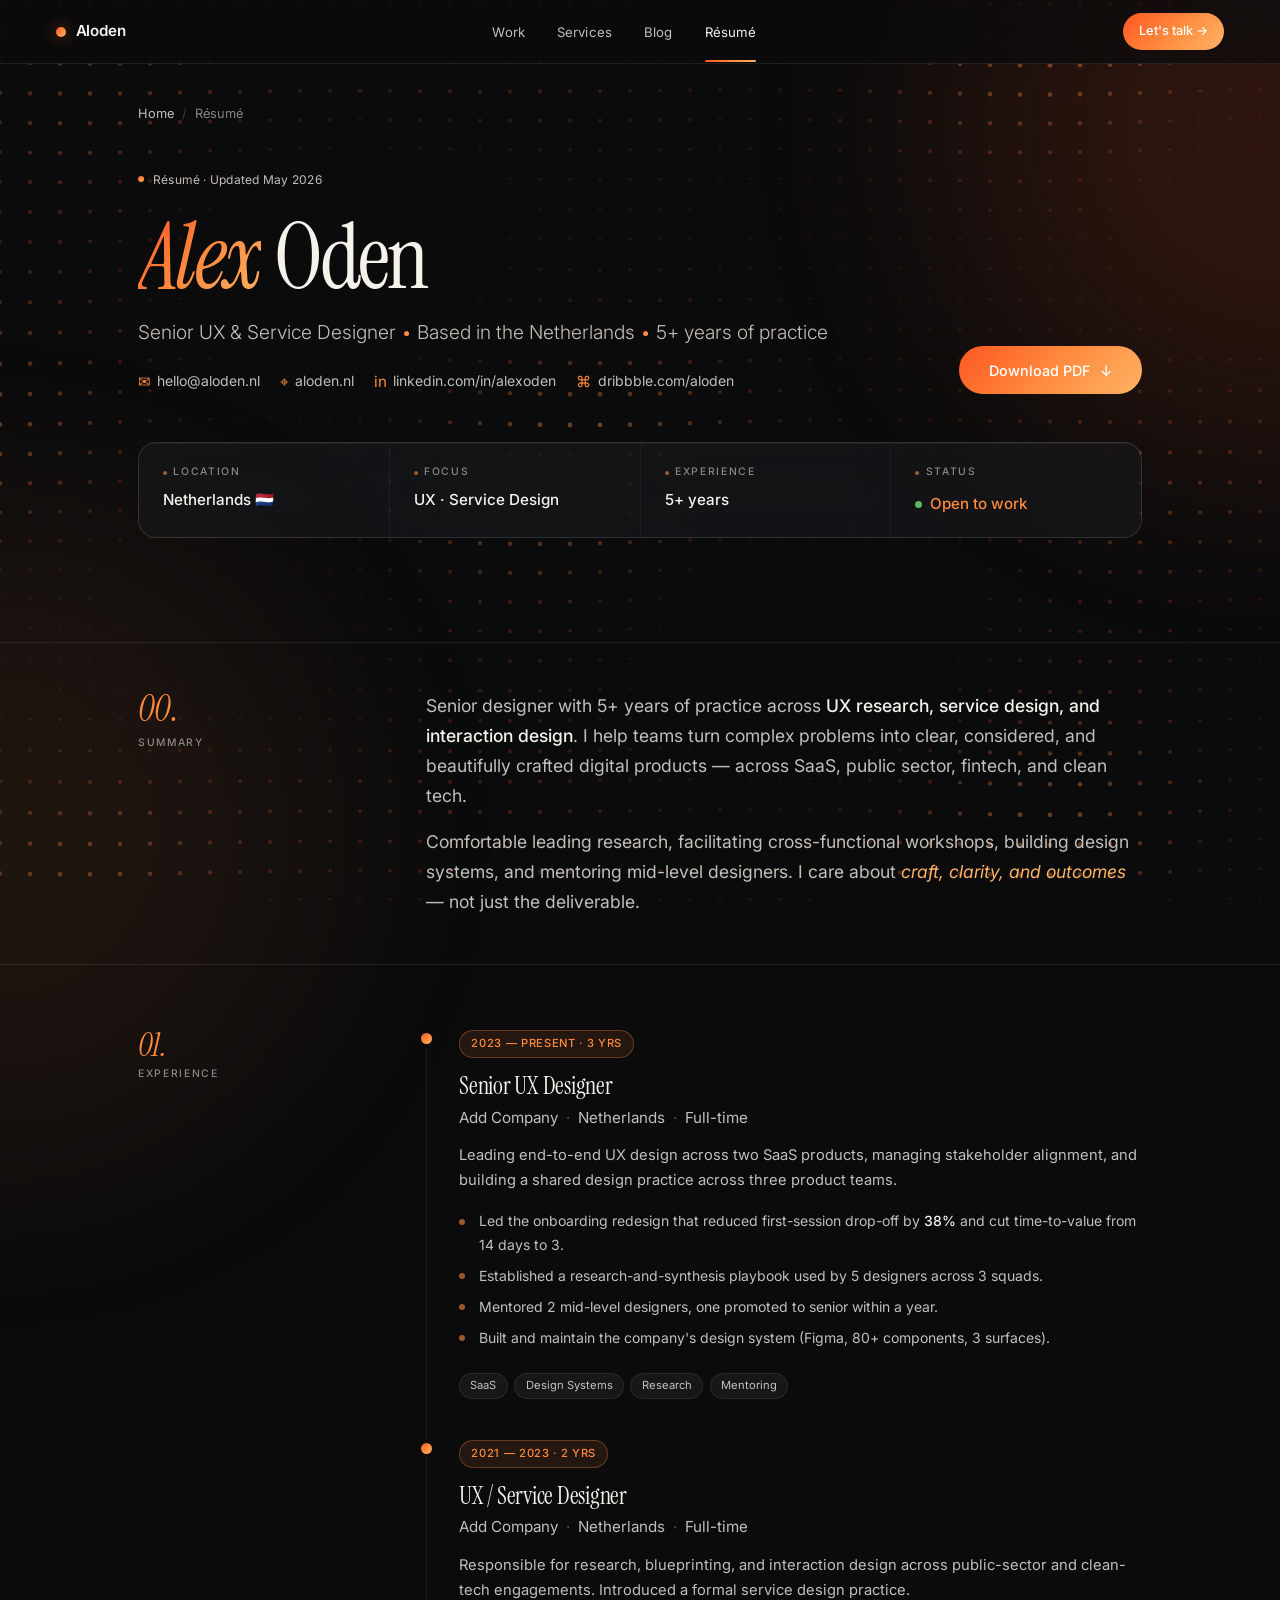
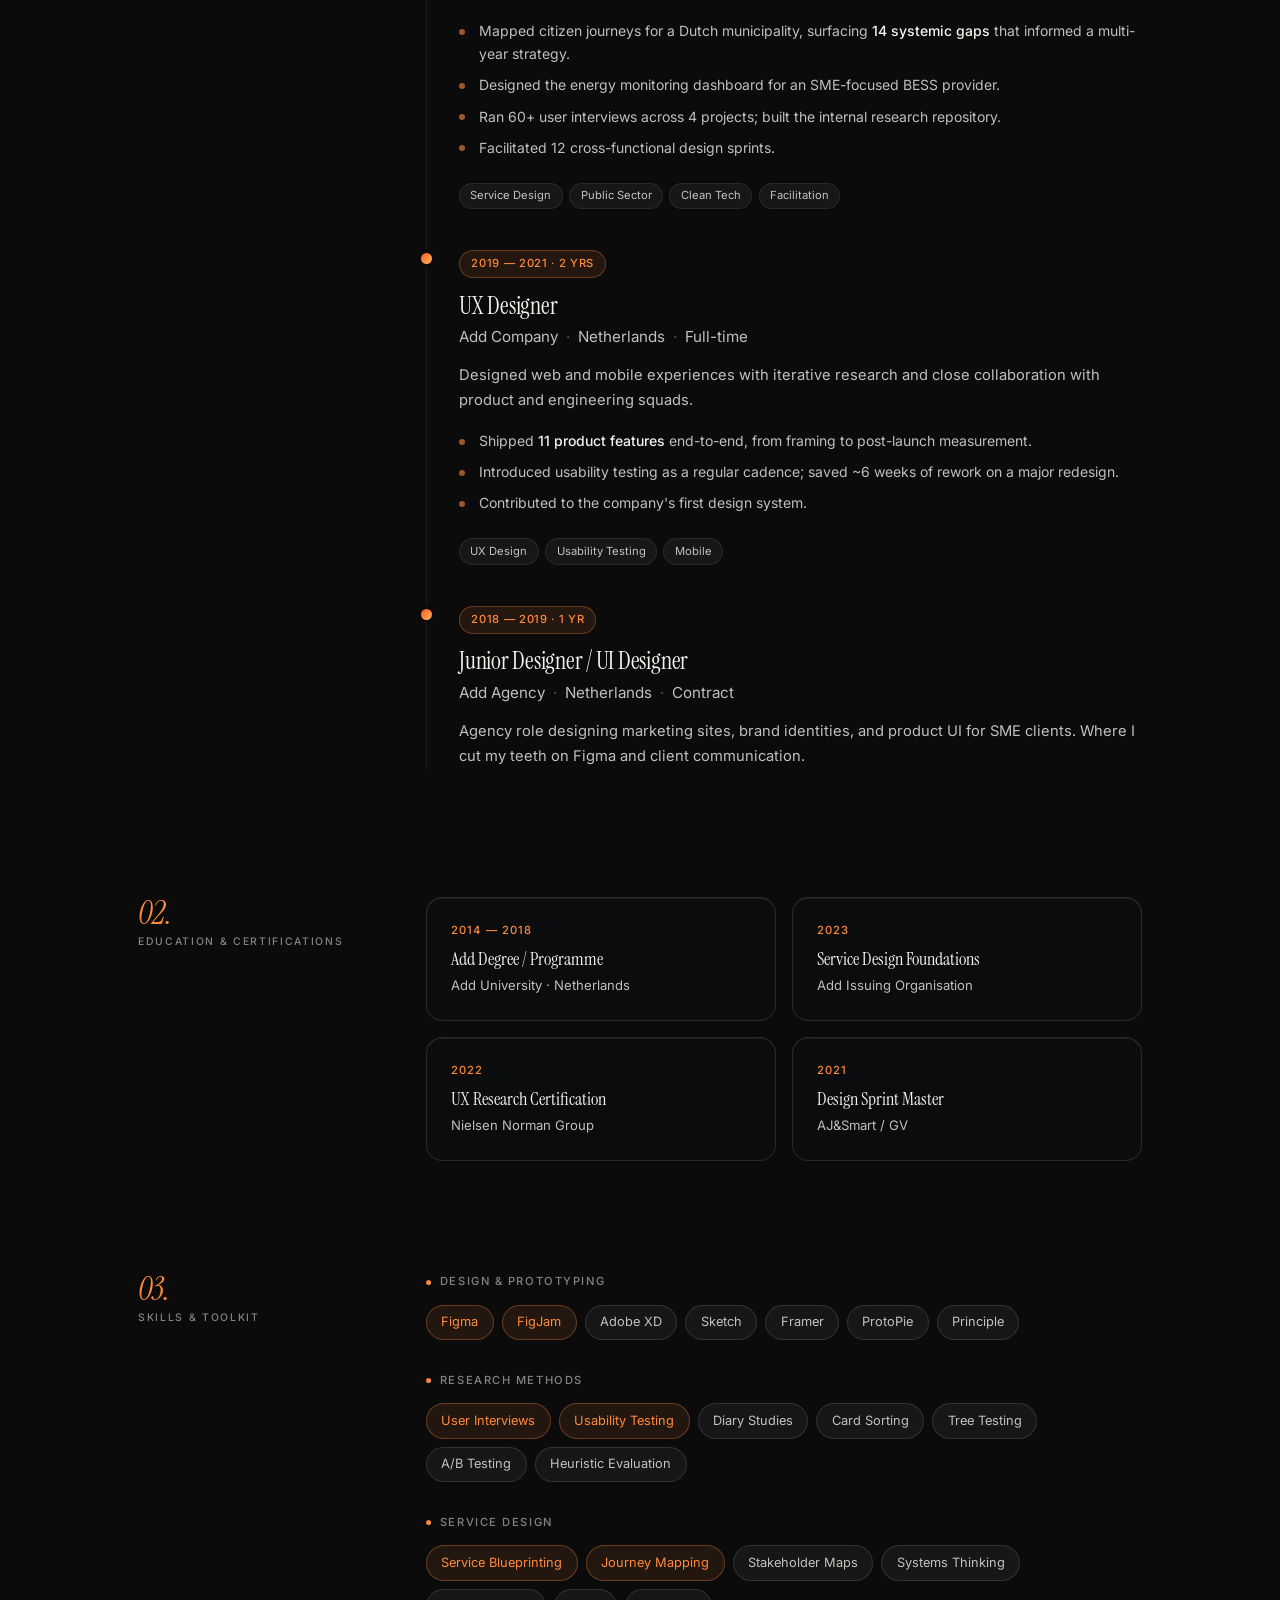
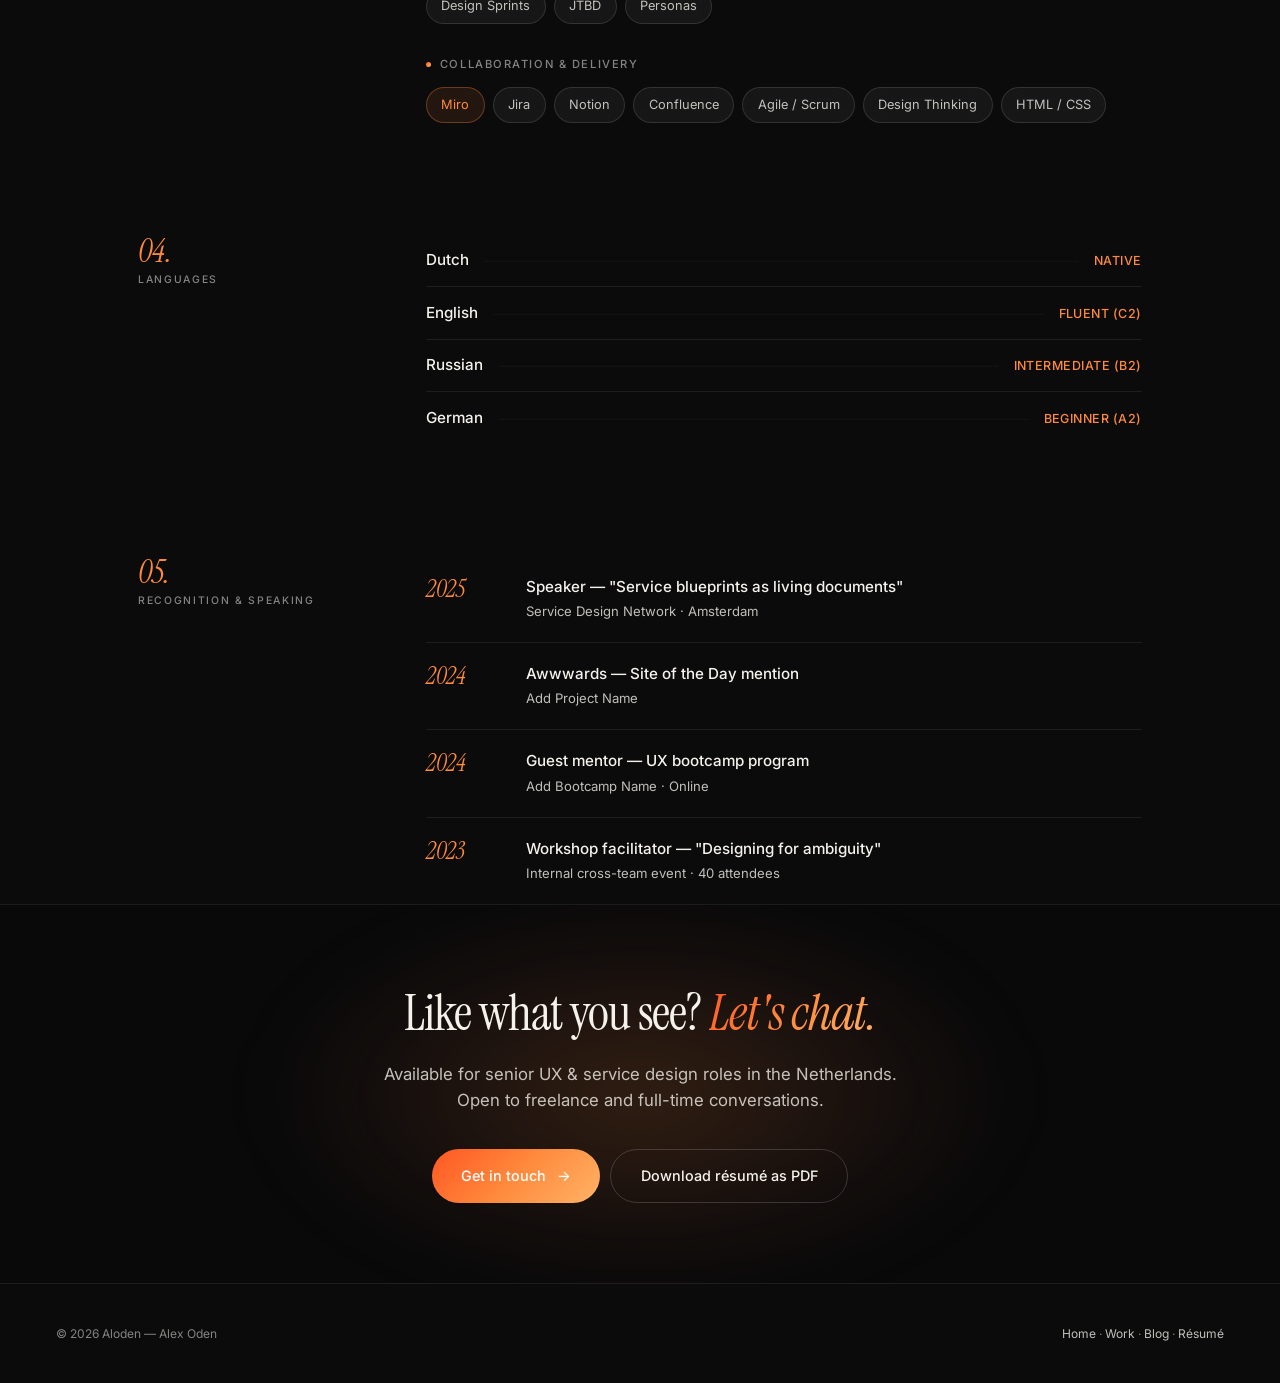
<file: resume.html>
<!DOCTYPE html>
<html lang="en">
<head>
<meta charset="UTF-8">
<meta name="viewport" content="width=device-width, initial-scale=1.0">
<title>Résumé — Alex Oden · Aloden</title>
<link rel="preconnect" href="https://fonts.googleapis.com">
<link rel="preconnect" href="https://fonts.gstatic.com" crossorigin>
<link href="https://fonts.googleapis.com/css2?family=Instrument+Serif:ital@0;1&family=Inter:wght@300;400;500;600&display=swap" rel="stylesheet">
<link rel="stylesheet" href="assets/css/styles.css?v=2">
<style>
/* ===== PAGE-SPECIFIC: resume.html ===== */
.wrap{max-width:1100px}
.breadcrumb{padding:calc(var(--nh) + 2.5rem) 0 0;font-size:.8rem;color:var(--ts);display:flex;align-items:center;gap:.5rem;flex-wrap:wrap}
.breadcrumb a{color:var(--tm);text-decoration:none;transition:color .2s}
.breadcrumb a:hover{color:var(--o2)}
.breadcrumb .sep{opacity:.4}
.resume-hero{padding:2.5rem 0 3rem}
.resume-hero-grid{display:grid;grid-template-columns:1fr auto;gap:2.5rem;align-items:flex-end;flex-wrap:wrap}
.resume-name{font-family:var(--fd);font-weight:400;line-height:1;letter-spacing:-.03em;font-size:clamp(3rem,7vw,6rem);margin-bottom:1rem}
.resume-name em{font-style:italic}
.resume-role{font-size:clamp(1.1rem,1.5vw,1.35rem);color:var(--tm);font-weight:300;line-height:1.4;margin-bottom:1.5rem}
.resume-role .dot{display:inline-block;width:5px;height:5px;border-radius:50%;background:var(--o-grad);vertical-align:middle;margin:0 .5rem}
.resume-contact{display:flex;flex-wrap:wrap;gap:1.25rem;font-size:.875rem;color:var(--tm)}
.resume-contact a{color:var(--tm);text-decoration:none;display:inline-flex;align-items:center;gap:.4rem;transition:color .2s}
.resume-contact a:hover{color:var(--o2)}
.resume-contact .ico{font-size:.95rem;color:var(--o2)}
.dl-actions{display:flex;gap:.625rem;flex-shrink:0}
.resume-meta{display:grid;grid-template-columns:repeat(4,1fr);gap:1px;background:var(--line);border:1px solid var(--line);border-radius:18px;overflow:hidden;margin-top:3rem}
.resume-meta-cell{background:var(--glass);backdrop-filter:var(--glass-blur);-webkit-backdrop-filter:var(--glass-blur);padding:1.35rem 1.5rem;transition:background .3s}
.resume-meta-cell:hover{background:var(--glass-hover)}
.resume-meta-lbl{font-size:.65rem;letter-spacing:.16em;text-transform:uppercase;color:var(--ts);margin-bottom:.55rem;font-weight:500;display:flex;align-items:center;gap:.4rem}
.resume-meta-lbl::before{content:'';width:4px;height:4px;border-radius:50%;background:var(--o-grad);opacity:.6}
.resume-meta-val{font-size:.95rem;color:var(--t);font-weight:500;line-height:1.35}
.resume-meta-val.avail{display:inline-flex;align-items:center;gap:.5rem;color:var(--o2)}
.av-pulse{width:7px;height:7px;background:#5CB85C;border-radius:50%;box-shadow:0 0 0 0 rgba(92,184,92,.6);animation:pulse 2s infinite}
@keyframes pulse{0%{box-shadow:0 0 0 0 rgba(92,184,92,.6)}70%{box-shadow:0 0 0 8px rgba(92,184,92,0)}100%{box-shadow:0 0 0 0 rgba(92,184,92,0)}}
.resume-summary{padding:3rem 0;border-top:1px solid var(--line);border-bottom:1px solid var(--line);margin-top:3.5rem}
.summary-grid{display:grid;grid-template-columns:240px 1fr;gap:3rem;align-items:start}
.summary-num{font-family:var(--fd);font-style:italic;font-size:2.25rem;color:var(--o2);font-weight:400;letter-spacing:-.02em;line-height:1}
.summary-num-lbl{font-size:.65rem;letter-spacing:.16em;text-transform:uppercase;color:var(--ts);margin-top:.5rem;font-weight:500}
.summary-text{font-size:1.1rem;line-height:1.7;color:var(--tm);max-width:720px}
.summary-text strong{color:var(--t);font-weight:500}
.summary-text em{font-style:italic;color:var(--o3)}
.resume-content{padding:4rem 0 6rem;display:grid;grid-template-columns:240px 1fr;gap:3rem;align-items:start}
.section-label{position:sticky;top:calc(var(--nh) + 2rem);font-family:var(--fd);font-style:italic;font-size:2rem;color:var(--o2);font-weight:400;letter-spacing:-.02em;line-height:1}
.section-label-sub{font-size:.65rem;letter-spacing:.16em;text-transform:uppercase;color:var(--ts);margin-top:.5rem;font-weight:500;font-family:var(--fb);font-style:normal}
.section-block{margin-bottom:5rem}
.section-block:last-child{margin-bottom:0}
.exp{position:relative;padding-left:2rem;border-left:1px solid var(--line);padding-bottom:2.5rem}
.exp:last-child{padding-bottom:0}
.exp::before{content:'';position:absolute;left:-6px;top:.25rem;width:11px;height:11px;border-radius:50%;background:var(--o-grad);box-shadow:0 0 0 4px var(--bg)}
.exp-period{display:inline-block;font-size:.7rem;letter-spacing:.06em;text-transform:uppercase;color:var(--o2);background:var(--o-soft);padding:.25rem .7rem;border-radius:99px;border:1px solid var(--o-border);margin-bottom:.85rem;font-weight:500}
.exp-role{font-family:var(--fd);font-size:1.5rem;font-weight:400;color:var(--t);margin-bottom:.3rem;letter-spacing:-.01em;line-height:1.2}
.exp-org{font-size:.95rem;color:var(--tm);margin-bottom:.85rem;display:flex;align-items:center;gap:.5rem}
.exp-org-sep{opacity:.4}
.exp-desc{font-size:.92rem;color:var(--tm);line-height:1.7;margin-bottom:1rem}
.exp-list{margin-top:.75rem;padding-left:1.25rem;list-style:none}
.exp-list li{position:relative;font-size:.875rem;color:var(--tm);line-height:1.65;padding-bottom:.5rem}
.exp-list li::before{content:'';position:absolute;left:-1.25rem;top:.6rem;width:6px;height:6px;border-radius:50%;background:var(--o2);opacity:.6}
.exp-list li strong{color:var(--t);font-weight:500}
.exp-tags{display:flex;flex-wrap:wrap;gap:.4rem;margin-top:1rem}
.exp-tag{font-size:.7rem;padding:.2rem .65rem;border-radius:99px;background:rgba(255,255,255,.05);color:var(--tm);border:1px solid var(--line)}
.cert-grid{display:grid;grid-template-columns:1fr 1fr;gap:1rem}
.cert{padding:1.5rem;background:var(--glass);backdrop-filter:var(--glass-blur);-webkit-backdrop-filter:var(--glass-blur);border:1px solid var(--glass-border);border-radius:16px;transition:border-color .3s}
.cert:hover{border-color:var(--o-border)}
.cert-year{font-size:.7rem;letter-spacing:.1em;text-transform:uppercase;color:var(--o2);font-weight:500;margin-bottom:.5rem}
.cert-name{font-family:var(--fd);font-size:1.15rem;font-weight:400;color:var(--t);margin-bottom:.35rem;line-height:1.25}
.cert-org{font-size:.82rem;color:var(--tm);line-height:1.5}
.skills-group{margin-bottom:2rem}
.skills-group:last-child{margin-bottom:0}
.skills-group-title{display:flex;align-items:center;gap:.55rem;font-size:.7rem;letter-spacing:.14em;text-transform:uppercase;color:var(--ts);margin-bottom:.85rem;font-weight:500}
.skills-group-title .dot{width:5px;height:5px;border-radius:50%;background:var(--o-grad)}
.lang{display:flex;align-items:baseline;gap:1rem;padding:.85rem 0;border-bottom:1px solid var(--line)}
.lang:last-child{border-bottom:none}
.lang-name{font-size:.95rem;color:var(--t);font-weight:500;flex-shrink:0}
.lang-dots{flex:1;border-bottom:1px dotted var(--line2);transform:translateY(-.2rem);opacity:.5}
.lang-level{font-size:.78rem;color:var(--o2);letter-spacing:.04em;text-transform:uppercase;font-weight:500;flex-shrink:0}
.award{display:flex;gap:1.25rem;padding:1.25rem 0;border-bottom:1px solid var(--line);align-items:flex-start}
.award:last-child{border-bottom:none}
.award-year{font-family:var(--fd);font-style:italic;font-size:1.5rem;color:var(--o2);font-weight:400;flex-shrink:0;min-width:80px;letter-spacing:-.02em;line-height:1.1}
.award-body{flex:1}
.award-title{font-size:.95rem;color:var(--t);font-weight:500;margin-bottom:.25rem;line-height:1.4}
.award-org{font-size:.82rem;color:var(--tm)}
.resume-cta{padding:5rem 0;background:var(--glass-veil);border-top:1px solid var(--line);text-align:center;position:relative;overflow:hidden}
.resume-cta::before{content:'';position:absolute;width:70vw;height:50vh;background:radial-gradient(ellipse at center,var(--o-soft2),transparent 60%);top:50%;left:50%;transform:translate(-50%,-50%);pointer-events:none;filter:blur(40px)}
.resume-cta-inner{position:relative;z-index:1}
.resume-cta-h{font-family:var(--fd);font-size:clamp(2rem,4vw,3.25rem);font-weight:400;line-height:1.1;letter-spacing:-.02em;margin-bottom:1.25rem}
.resume-cta-h em{font-style:italic}
.resume-cta-sub{color:var(--tm);font-size:1.05rem;max-width:520px;margin:0 auto 2.25rem;line-height:1.55}
.resume-cta-actions{display:flex;justify-content:center;gap:.625rem;flex-wrap:wrap}
@media(max-width:840px){
  .resume-hero-grid{grid-template-columns:1fr;align-items:flex-start}
  .resume-meta{grid-template-columns:1fr 1fr}
  .resume-meta-cell:nth-child(1),.resume-meta-cell:nth-child(2){border-bottom:1px solid var(--line)}
  .summary-grid,.resume-content{grid-template-columns:1fr;gap:1.5rem}
  .section-label{position:static}
  .cert-grid{grid-template-columns:1fr}
}

/* ===== PRINT / PDF EXPORT — modern, professional, dense ===== */
@media print{
  *,*::before,*::after{background:transparent !important;color:#1a1a1a !important;box-shadow:none !important;text-shadow:none !important;-webkit-print-color-adjust:exact;print-color-adjust:exact}
  @page{margin:11mm 12mm;size:A4}
  html,body{background:#fff !important;font-family:'Inter',-apple-system,BlinkMacSystemFont,sans-serif;font-size:9.5pt;line-height:1.4;color:#1a1a1a;overflow:visible}
  nav,.glow,footer,.resume-cta,.dl-actions,.breadcrumb,.mobile-menu,.hamburger{display:none !important}
  .fu{opacity:1 !important;transform:none !important}
  .wrap{max-width:100%;padding:0}

  /* ---- Header ---- */
  .resume-hero{position:relative;padding:0 0 7pt}
  .resume-hero::before{content:'';display:block;height:3.5pt;width:100%;background:linear-gradient(90deg,#FF5722 0%,#FF8A3D 55%,#FFB366 100%) !important;border-radius:2pt;margin-bottom:9pt}
  .resume-hero-grid{display:block}
  .label{display:inline-flex !important;align-items:center;gap:4pt;font-size:6.5pt !important;letter-spacing:.12em;text-transform:uppercase;color:#FF5722 !important;background:#fff3ec !important;border:1px solid #ffd9c2 !important;padding:1.5pt 6pt !important;border-radius:99px;margin-bottom:5pt;font-weight:600}
  .label .dot{width:3pt;height:3pt;border-radius:50%;background:#FF5722 !important}
  .resume-name{font-family:'Instrument Serif',Georgia,serif !important;font-size:25pt !important;color:#141414 !important;line-height:1.02;margin-bottom:2pt;letter-spacing:-.01em}
  .resume-name em,.resume-name .grad{color:#FF5722 !important;-webkit-text-fill-color:#FF5722 !important;background:none !important;font-style:italic}
  .resume-role{font-size:9.5pt !important;color:#555 !important;margin-bottom:6pt;line-height:1.25}
  .resume-role .dot{display:inline-block;width:2.5pt;height:2.5pt;border-radius:50%;background:#FF5722 !important;vertical-align:middle;margin:0 4pt}
  .resume-contact{display:flex !important;flex-wrap:wrap;gap:3pt 14pt;font-size:8pt;color:#555 !important;border-top:1px solid #e8e8e8;padding-top:6pt}
  .resume-contact a{color:#555 !important}
  .resume-contact .ico{color:#FF5722 !important;font-weight:700}

  /* ---- Meta strip ---- */
  .resume-meta{display:grid !important;grid-template-columns:repeat(4,1fr);gap:10pt;border:none !important;background:transparent !important;border-radius:0;padding:7pt 0 0;margin:7pt 0 0;border-top:1px solid #e8e8e8 !important}
  .resume-meta-cell{padding:0 !important;border:none !important;background:transparent !important}
  .resume-meta-lbl{font-size:6pt !important;color:#999 !important;letter-spacing:.12em;margin-bottom:2pt;text-transform:uppercase}
  .resume-meta-lbl::before{background:#FF5722 !important;width:2.5pt;height:2.5pt}
  .resume-meta-val{font-size:8.5pt !important;color:#1a1a1a !important;line-height:1.25;font-weight:600}
  .resume-meta-val.avail{color:#2a8a2a !important}
  .av-pulse{background:#2a8a2a !important;animation:none !important;box-shadow:none !important;width:3.5pt;height:3.5pt}

  /* ---- Summary ---- */
  .resume-summary{padding:8pt 0;border-top:1px solid #e8e8e8 !important;border-bottom:1px solid #e8e8e8 !important;margin-top:8pt}
  .summary-grid{grid-template-columns:56pt 1fr;gap:14pt}
  .summary-num{font-family:'Instrument Serif',Georgia,serif !important;font-size:13pt !important;color:#FF5722 !important;font-style:italic}
  .summary-num-lbl{font-size:6pt !important;color:#999 !important;letter-spacing:.12em;text-transform:uppercase}
  .summary-text{font-size:9pt !important;line-height:1.45;color:#333 !important;max-width:100%}
  .summary-text p{margin-top:3pt}
  .summary-text p:first-child{margin-top:0}
  .summary-text strong{color:#1a1a1a !important;font-weight:600}
  .summary-text em{font-style:italic;color:#FF5722 !important}

  /* ---- Sections: full-width header + flowing content (no sidebar, no orphan pages) ---- */
  .resume-content{display:block !important;padding:9pt 0 0 !important}
  .section-block{display:block;margin-bottom:9pt;page-break-inside:auto;break-inside:auto}
  .section-block:last-child{margin-bottom:0}
  .section-label{display:flex !important;align-items:baseline;gap:7pt;position:static !important;font-family:'Instrument Serif',Georgia,serif !important;font-size:13pt !important;color:#FF5722 !important;font-style:italic;line-height:1;border-bottom:1.2pt solid #ececec;padding-bottom:3.5pt;margin-bottom:8pt}
  .section-label-sub{font-family:'Inter',-apple-system,BlinkMacSystemFont,sans-serif !important;font-style:normal;font-size:7.5pt !important;color:#333 !important;letter-spacing:.14em;text-transform:uppercase;margin:0 !important;font-weight:600}

  /* ---- Experience ---- */
  .exp{padding-left:13pt;border-left:1.2pt solid #eee !important;padding-bottom:8pt;page-break-inside:avoid;break-inside:avoid}
  .exp:last-child{padding-bottom:0}
  .exp::before{background:#FF5722 !important;width:6pt;height:6pt;box-shadow:0 0 0 2pt #fff !important;left:-3.5pt;top:1pt}
  .exp-period{display:inline-block;font-size:6pt !important;color:#FF5722 !important;background:#fff3ec !important;border:1px solid #ffd9c2 !important;padding:1pt 5pt;border-radius:99px;margin-bottom:3pt;letter-spacing:.05em;text-transform:uppercase;font-weight:600}
  .exp-role{font-family:'Instrument Serif',Georgia,serif !important;font-size:12.5pt !important;color:#141414 !important;margin-bottom:0;line-height:1.1}
  .exp-org{font-size:8.5pt !important;color:#666 !important;margin-bottom:3pt}
  .exp-org-sep{color:#FF8A3D !important}
  .exp-desc{font-size:8.5pt !important;color:#444 !important;margin-bottom:3pt;line-height:1.4}
  .exp-list{margin-top:2pt;padding-left:9pt}
  .exp-list li{font-size:8pt !important;color:#444 !important;padding-bottom:1.5pt;line-height:1.35}
  .exp-list li::before{background:#FF5722 !important;opacity:.85;width:2.5pt;height:2.5pt;top:4.5pt;left:-9pt}
  .exp-list li strong{color:#1a1a1a !important}
  .exp-tags{display:flex !important;flex-wrap:wrap;gap:3pt;margin-top:4pt}
  .exp-tag{font-size:6.5pt !important;padding:1pt 5pt;border-radius:99px;background:#fafafa !important;color:#555 !important;border:1px solid #e8e8e8 !important}

  /* ---- Certifications ---- */
  .cert-grid{display:grid !important;grid-template-columns:1fr 1fr;gap:6pt}
  .cert{padding:7pt 9pt !important;background:#fafafa !important;border:1px solid #ececec !important;border-radius:5pt;page-break-inside:avoid;break-inside:avoid}
  .cert-year{font-size:6pt !important;color:#FF5722 !important;letter-spacing:.08em;margin-bottom:1.5pt;text-transform:uppercase;font-weight:600}
  .cert-name{font-family:'Instrument Serif',Georgia,serif !important;font-size:10.5pt !important;color:#1a1a1a !important;margin-bottom:1.5pt;line-height:1.15}
  .cert-org{font-size:7.5pt !important;color:#666 !important;line-height:1.3}

  /* ---- Skills ---- */
  .skills-group{margin-bottom:6pt;page-break-inside:avoid;break-inside:avoid}
  .skills-group-title{font-size:6pt !important;color:#999 !important;letter-spacing:.12em;margin-bottom:3pt;text-transform:uppercase;font-weight:600}
  .skills-group-title .dot{background:#FF5722 !important;width:2.5pt;height:2.5pt}
  .skill-cloud{gap:3pt}
  .skill{font-size:7pt !important;padding:1pt 6pt;background:#fafafa !important;border:1px solid #ececec !important;color:#444 !important;border-radius:99px}
  .skill.primary{background:#fff3ec !important;color:#FF5722 !important;border-color:#ffd9c2 !important}

  /* ---- Languages (no progress bars) ---- */
  .lang{display:flex !important;align-items:baseline;gap:8pt;padding:3pt 0;border-bottom:1px solid #eee !important;page-break-inside:avoid}
  .lang-name{font-size:8.5pt !important;color:#1a1a1a !important;font-weight:600;flex-shrink:0}
  .lang-dots{flex:1;border-bottom:1px dotted #ccc !important;transform:translateY(-2pt);opacity:1}
  .lang-level{font-size:7pt !important;color:#FF5722 !important;letter-spacing:.04em;text-transform:uppercase;flex-shrink:0;font-weight:600}

  /* ---- Recognition ---- */
  .award{padding:3.5pt 0;border-bottom:1px solid #eee !important;gap:10pt;page-break-inside:avoid}
  .award-year{font-family:'Instrument Serif',Georgia,serif !important;font-size:11pt !important;color:#FF5722 !important;font-style:italic;min-width:34pt}
  .award-title{font-size:8.5pt !important;color:#1a1a1a !important;margin-bottom:0;line-height:1.25}
  .award-org{font-size:7pt !important;color:#666 !important}

  a{text-decoration:none !important}
}
</style>
</head>
<body>

<div class="glow g1"></div>
<div class="glow g2"></div>

<nav id="nav" aria-label="Main navigation">
  <a href="index.html" class="nav-logo"><span class="logo-dot"></span>Aloden</a>
  <ul class="nav-links">
    <li><a href="work.html">Work</a></li>
    <li><a href="index.html#services">Services</a></li>
    <li><a href="blog.html">Blog</a></li>
    <li><a href="resume.html" class="active">Résumé</a></li>
  </ul>
  <div class="nav-right">
    <a href="index.html#contact" class="nav-cta">Let's talk →</a>
    <button class="hamburger" id="hamburger" aria-label="Open menu"><span></span><span></span><span></span></button>
  </div>
</nav>

<div class="mobile-menu" id="mobileMenu">
  <nav class="mobile-menu-links" aria-label="Mobile navigation menu">
    <a href="work.html"><span class="num">01</span>Work</a>
    <a href="index.html#services"><span class="num">02</span>Services</a>
    <a href="blog.html"><span class="num">03</span>Blog</a>
    <a href="resume.html"><span class="num">04</span>Résumé</a>
  </nav>
  <div class="mobile-menu-foot">
    <a href="index.html#contact" class="mobile-menu-cta">Let's talk →</a>
    <div class="mobile-menu-social"><a href="#">LinkedIn</a><a href="#">Dribbble</a><a href="mailto:hello@aloden.nl">Email</a></div>
  </div>
</div>

<div class="wrap">
  <div class="breadcrumb fu">
    <a href="index.html">Home</a><span class="sep">/</span><span>Résumé</span>
  </div>
</div>

<section class="resume-hero">
  <div class="wrap">
    <div class="resume-hero-grid">
      <div>
        <div class="label fu"><span class="dot"></span>Résumé · Updated May 2026</div>
        <h1 class="resume-name fu" style="transition-delay:.06s"><em class="grad">Alex</em> Oden</h1>
        <p class="resume-role fu" style="transition-delay:.12s">Senior UX & Service Designer<span class="dot"></span>Based in the Netherlands<span class="dot"></span>5+ years of practice</p>
        <div class="resume-contact fu" style="transition-delay:.18s">
          <a href="mailto:hello@aloden.nl"><span class="ico">✉</span>hello@aloden.nl</a>
          <a href="#"><span class="ico">⌖</span>aloden.nl</a>
          <a href="#"><span class="ico">in</span>linkedin.com/in/alexoden</a>
          <a href="#"><span class="ico">⌘</span>dribbble.com/aloden</a>
        </div>
      </div>
      <div class="dl-actions fu" style="transition-delay:.24s">
        <button class="btn-p" onclick="window.print()"><span>Download PDF</span><span class="arr">↓</span></button>
      </div>
    </div>
    <div class="resume-meta fu" style="transition-delay:.3s">
      <div class="resume-meta-cell"><div class="resume-meta-lbl">Location</div><div class="resume-meta-val">Netherlands 🇳🇱</div></div>
      <div class="resume-meta-cell"><div class="resume-meta-lbl">Focus</div><div class="resume-meta-val">UX · Service Design</div></div>
      <div class="resume-meta-cell"><div class="resume-meta-lbl">Experience</div><div class="resume-meta-val">5+ years</div></div>
      <div class="resume-meta-cell"><div class="resume-meta-lbl">Status</div><div class="resume-meta-val avail"><span class="av-pulse"></span>Open to work</div></div>
    </div>
  </div>
</section>

<section class="resume-summary">
  <div class="wrap">
    <div class="summary-grid fu">
      <div><div class="summary-num">00.</div><div class="summary-num-lbl">Summary</div></div>
      <div class="summary-text">
        <p>Senior designer with 5+ years of practice across <strong>UX research, service design, and interaction design</strong>. I help teams turn complex problems into clear, considered, and beautifully crafted digital products — across SaaS, public sector, fintech, and clean tech.</p>
        <p style="margin-top:1rem">Comfortable leading research, facilitating cross-functional workshops, building design systems, and mentoring mid-level designers. I care about <em>craft, clarity, and outcomes</em> — not just the deliverable.</p>
      </div>
    </div>
  </div>
</section>

<div class="wrap">
  <div class="resume-content">
    <div class="section-label fu">01.<div class="section-label-sub">Experience</div></div>
    <div class="section-block fu">
      <div class="exp">
        <div class="exp-period">2023 — Present · 3 yrs</div>
        <div class="exp-role">Senior UX Designer</div>
        <div class="exp-org">Add Company<span class="exp-org-sep">·</span>Netherlands<span class="exp-org-sep">·</span>Full-time</div>
        <p class="exp-desc">Leading end-to-end UX design across two SaaS products, managing stakeholder alignment, and building a shared design practice across three product teams.</p>
        <ul class="exp-list">
          <li>Led the onboarding redesign that reduced first-session drop-off by <strong>38%</strong> and cut time-to-value from 14 days to 3.</li>
          <li>Established a research-and-synthesis playbook used by 5 designers across 3 squads.</li>
          <li>Mentored 2 mid-level designers, one promoted to senior within a year.</li>
          <li>Built and maintain the company's design system (Figma, 80+ components, 3 surfaces).</li>
        </ul>
        <div class="exp-tags"><span class="exp-tag">SaaS</span><span class="exp-tag">Design Systems</span><span class="exp-tag">Research</span><span class="exp-tag">Mentoring</span></div>
      </div>
      <div class="exp">
        <div class="exp-period">2021 — 2023 · 2 yrs</div>
        <div class="exp-role">UX / Service Designer</div>
        <div class="exp-org">Add Company<span class="exp-org-sep">·</span>Netherlands<span class="exp-org-sep">·</span>Full-time</div>
        <p class="exp-desc">Responsible for research, blueprinting, and interaction design across public-sector and clean-tech engagements. Introduced a formal service design practice.</p>
        <ul class="exp-list">
          <li>Mapped citizen journeys for a Dutch municipality, surfacing <strong>14 systemic gaps</strong> that informed a multi-year strategy.</li>
          <li>Designed the energy monitoring dashboard for an SME-focused BESS provider.</li>
          <li>Ran 60+ user interviews across 4 projects; built the internal research repository.</li>
          <li>Facilitated 12 cross-functional design sprints.</li>
        </ul>
        <div class="exp-tags"><span class="exp-tag">Service Design</span><span class="exp-tag">Public Sector</span><span class="exp-tag">Clean Tech</span><span class="exp-tag">Facilitation</span></div>
      </div>
      <div class="exp">
        <div class="exp-period">2019 — 2021 · 2 yrs</div>
        <div class="exp-role">UX Designer</div>
        <div class="exp-org">Add Company<span class="exp-org-sep">·</span>Netherlands<span class="exp-org-sep">·</span>Full-time</div>
        <p class="exp-desc">Designed web and mobile experiences with iterative research and close collaboration with product and engineering squads.</p>
        <ul class="exp-list">
          <li>Shipped <strong>11 product features</strong> end-to-end, from framing to post-launch measurement.</li>
          <li>Introduced usability testing as a regular cadence; saved ~6 weeks of rework on a major redesign.</li>
          <li>Contributed to the company's first design system.</li>
        </ul>
        <div class="exp-tags"><span class="exp-tag">UX Design</span><span class="exp-tag">Usability Testing</span><span class="exp-tag">Mobile</span></div>
      </div>
      <div class="exp">
        <div class="exp-period">2018 — 2019 · 1 yr</div>
        <div class="exp-role">Junior Designer / UI Designer</div>
        <div class="exp-org">Add Agency<span class="exp-org-sep">·</span>Netherlands<span class="exp-org-sep">·</span>Contract</div>
        <p class="exp-desc">Agency role designing marketing sites, brand identities, and product UI for SME clients. Where I cut my teeth on Figma and client communication.</p>
      </div>
    </div>
  </div>

  <div class="resume-content" style="padding-top:1rem">
    <div class="section-label fu">02.<div class="section-label-sub">Education & Certifications</div></div>
    <div class="section-block fu">
      <div class="cert-grid">
        <div class="cert"><div class="cert-year">2014 — 2018</div><div class="cert-name">Add Degree / Programme</div><div class="cert-org">Add University · Netherlands</div></div>
        <div class="cert"><div class="cert-year">2023</div><div class="cert-name">Service Design Foundations</div><div class="cert-org">Add Issuing Organisation</div></div>
        <div class="cert"><div class="cert-year">2022</div><div class="cert-name">UX Research Certification</div><div class="cert-org">Nielsen Norman Group</div></div>
        <div class="cert"><div class="cert-year">2021</div><div class="cert-name">Design Sprint Master</div><div class="cert-org">AJ&Smart / GV</div></div>
      </div>
    </div>
  </div>

  <div class="resume-content" style="padding-top:1rem">
    <div class="section-label fu">03.<div class="section-label-sub">Skills & Toolkit</div></div>
    <div class="section-block fu">
      <div class="skills-group">
        <div class="skills-group-title"><span class="dot"></span>Design & Prototyping</div>
        <div class="skill-cloud"><span class="skill primary">Figma</span><span class="skill primary">FigJam</span><span class="skill">Adobe XD</span><span class="skill">Sketch</span><span class="skill">Framer</span><span class="skill">ProtoPie</span><span class="skill">Principle</span></div>
      </div>
      <div class="skills-group">
        <div class="skills-group-title"><span class="dot"></span>Research Methods</div>
        <div class="skill-cloud"><span class="skill primary">User Interviews</span><span class="skill primary">Usability Testing</span><span class="skill">Diary Studies</span><span class="skill">Card Sorting</span><span class="skill">Tree Testing</span><span class="skill">A/B Testing</span><span class="skill">Heuristic Evaluation</span></div>
      </div>
      <div class="skills-group">
        <div class="skills-group-title"><span class="dot"></span>Service Design</div>
        <div class="skill-cloud"><span class="skill primary">Service Blueprinting</span><span class="skill primary">Journey Mapping</span><span class="skill">Stakeholder Maps</span><span class="skill">Systems Thinking</span><span class="skill">Design Sprints</span><span class="skill">JTBD</span><span class="skill">Personas</span></div>
      </div>
      <div class="skills-group">
        <div class="skills-group-title"><span class="dot"></span>Collaboration & Delivery</div>
        <div class="skill-cloud"><span class="skill primary">Miro</span><span class="skill">Jira</span><span class="skill">Notion</span><span class="skill">Confluence</span><span class="skill">Agile / Scrum</span><span class="skill">Design Thinking</span><span class="skill">HTML / CSS</span></div>
      </div>
    </div>
  </div>

  <div class="resume-content" style="padding-top:1rem">
    <div class="section-label fu">04.<div class="section-label-sub">Languages</div></div>
    <div class="section-block fu">
      <div class="lang"><div class="lang-name">Dutch</div><div class="lang-dots"></div><div class="lang-level">Native</div></div>
      <div class="lang"><div class="lang-name">English</div><div class="lang-dots"></div><div class="lang-level">Fluent (C2)</div></div>
      <div class="lang"><div class="lang-name">Russian</div><div class="lang-dots"></div><div class="lang-level">Intermediate (B2)</div></div>
      <div class="lang"><div class="lang-name">German</div><div class="lang-dots"></div><div class="lang-level">Beginner (A2)</div></div>
    </div>
  </div>

  <div class="resume-content" style="padding-top:1rem;padding-bottom:0">
    <div class="section-label fu">05.<div class="section-label-sub">Recognition & Speaking</div></div>
    <div class="section-block fu">
      <div class="award"><div class="award-year">2025</div><div class="award-body"><div class="award-title">Speaker — "Service blueprints as living documents"</div><div class="award-org">Service Design Network · Amsterdam</div></div></div>
      <div class="award"><div class="award-year">2024</div><div class="award-body"><div class="award-title">Awwwards — Site of the Day mention</div><div class="award-org">Add Project Name</div></div></div>
      <div class="award"><div class="award-year">2024</div><div class="award-body"><div class="award-title">Guest mentor — UX bootcamp program</div><div class="award-org">Add Bootcamp Name · Online</div></div></div>
      <div class="award"><div class="award-year">2023</div><div class="award-body"><div class="award-title">Workshop facilitator — "Designing for ambiguity"</div><div class="award-org">Internal cross-team event · 40 attendees</div></div></div>
    </div>
  </div>
</div>

<section class="resume-cta">
  <div class="wrap">
    <div class="resume-cta-inner">
      <h2 class="resume-cta-h fu">Like what you see? <em class="grad">Let's chat.</em></h2>
      <p class="resume-cta-sub fu" style="transition-delay:.06s">Available for senior UX & service design roles in the Netherlands. Open to freelance and full-time conversations.</p>
      <div class="resume-cta-actions fu" style="transition-delay:.12s">
        <a href="mailto:hello@aloden.nl" class="btn-p"><span>Get in touch</span><span class="arr">→</span></a>
        <button class="btn-s" onclick="window.print()"><span>Download résumé as PDF</span></button>
      </div>
    </div>
  </div>
</section>

<footer>
  <span>© 2026 Aloden — Alex Oden</span>
  <span><a href="index.html">Home</a> · <a href="work.html">Work</a> · <a href="blog.html">Blog</a> · <a href="resume.html">Résumé</a></span>
</footer>

<script src="assets/js/wave-bg.js?v=2" defer></script>
<script src="assets/js/main.js" defer></script>
</body>
</html>
</file>
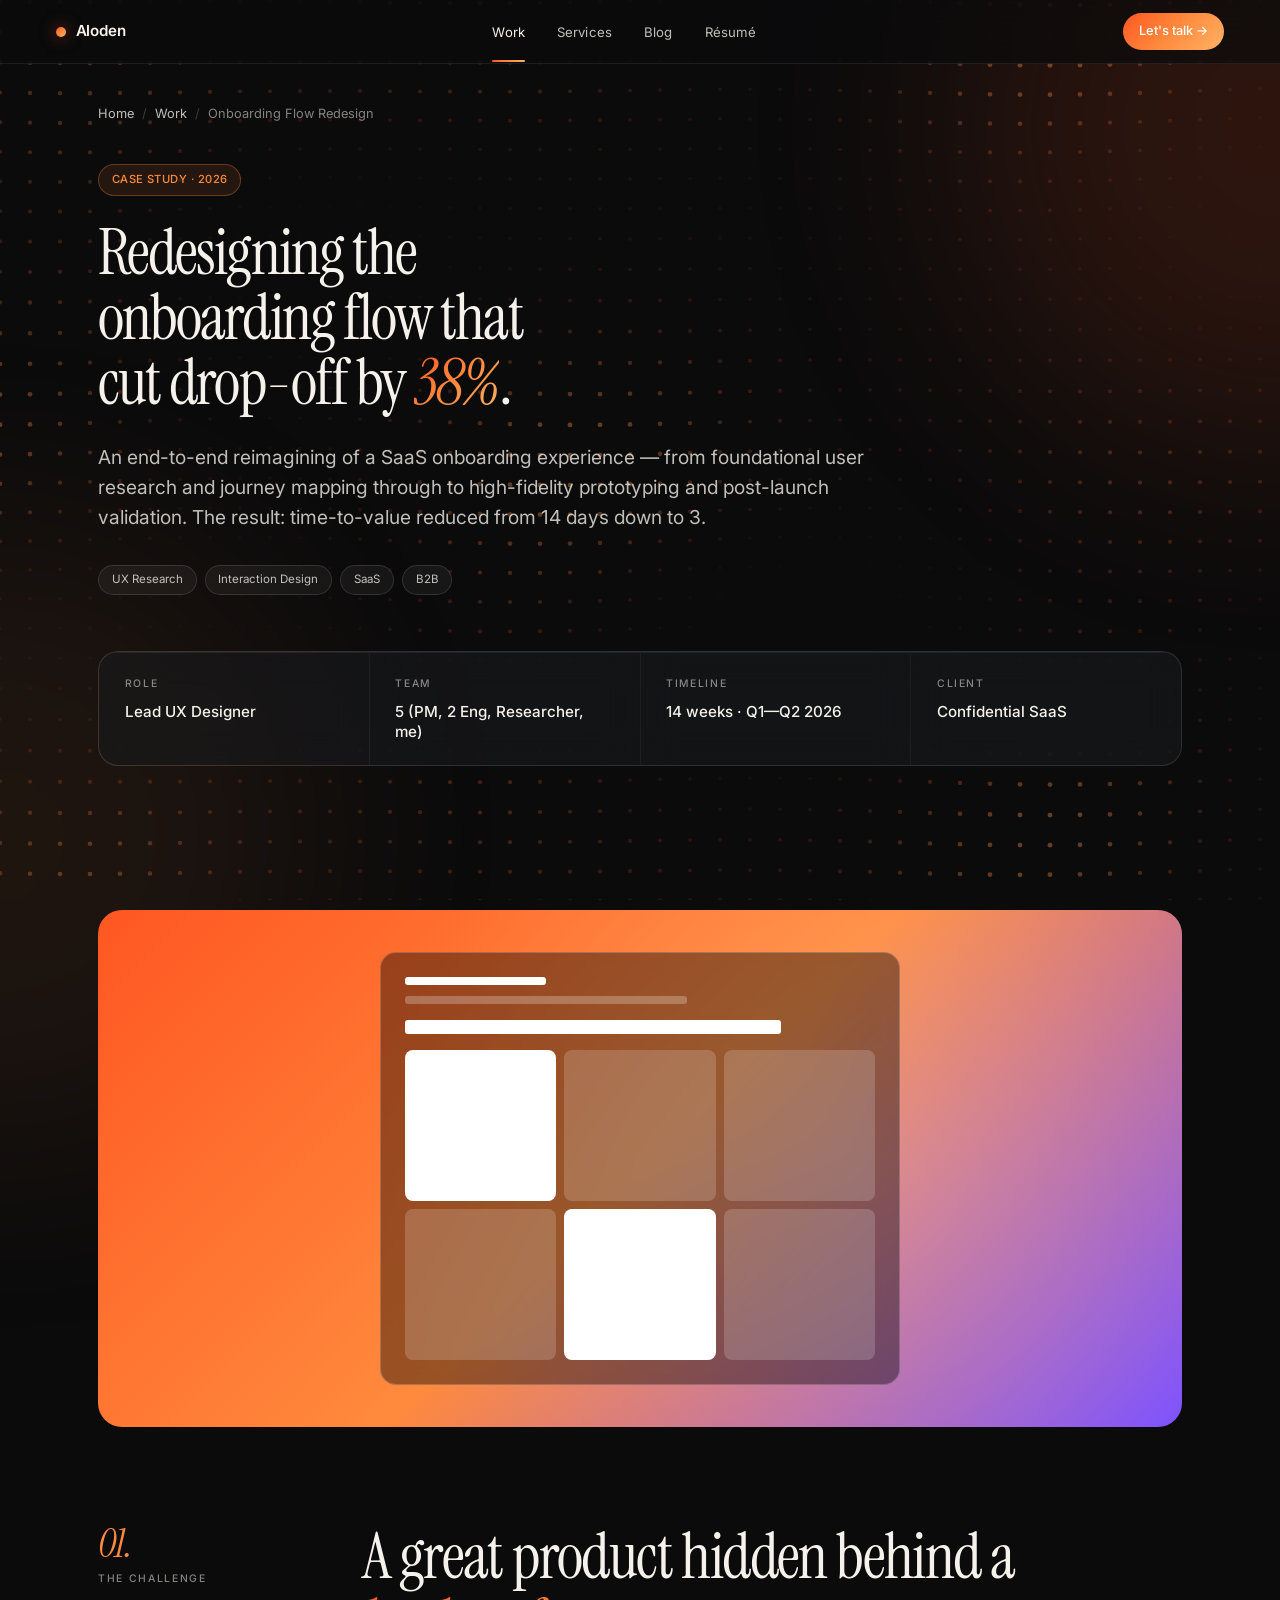
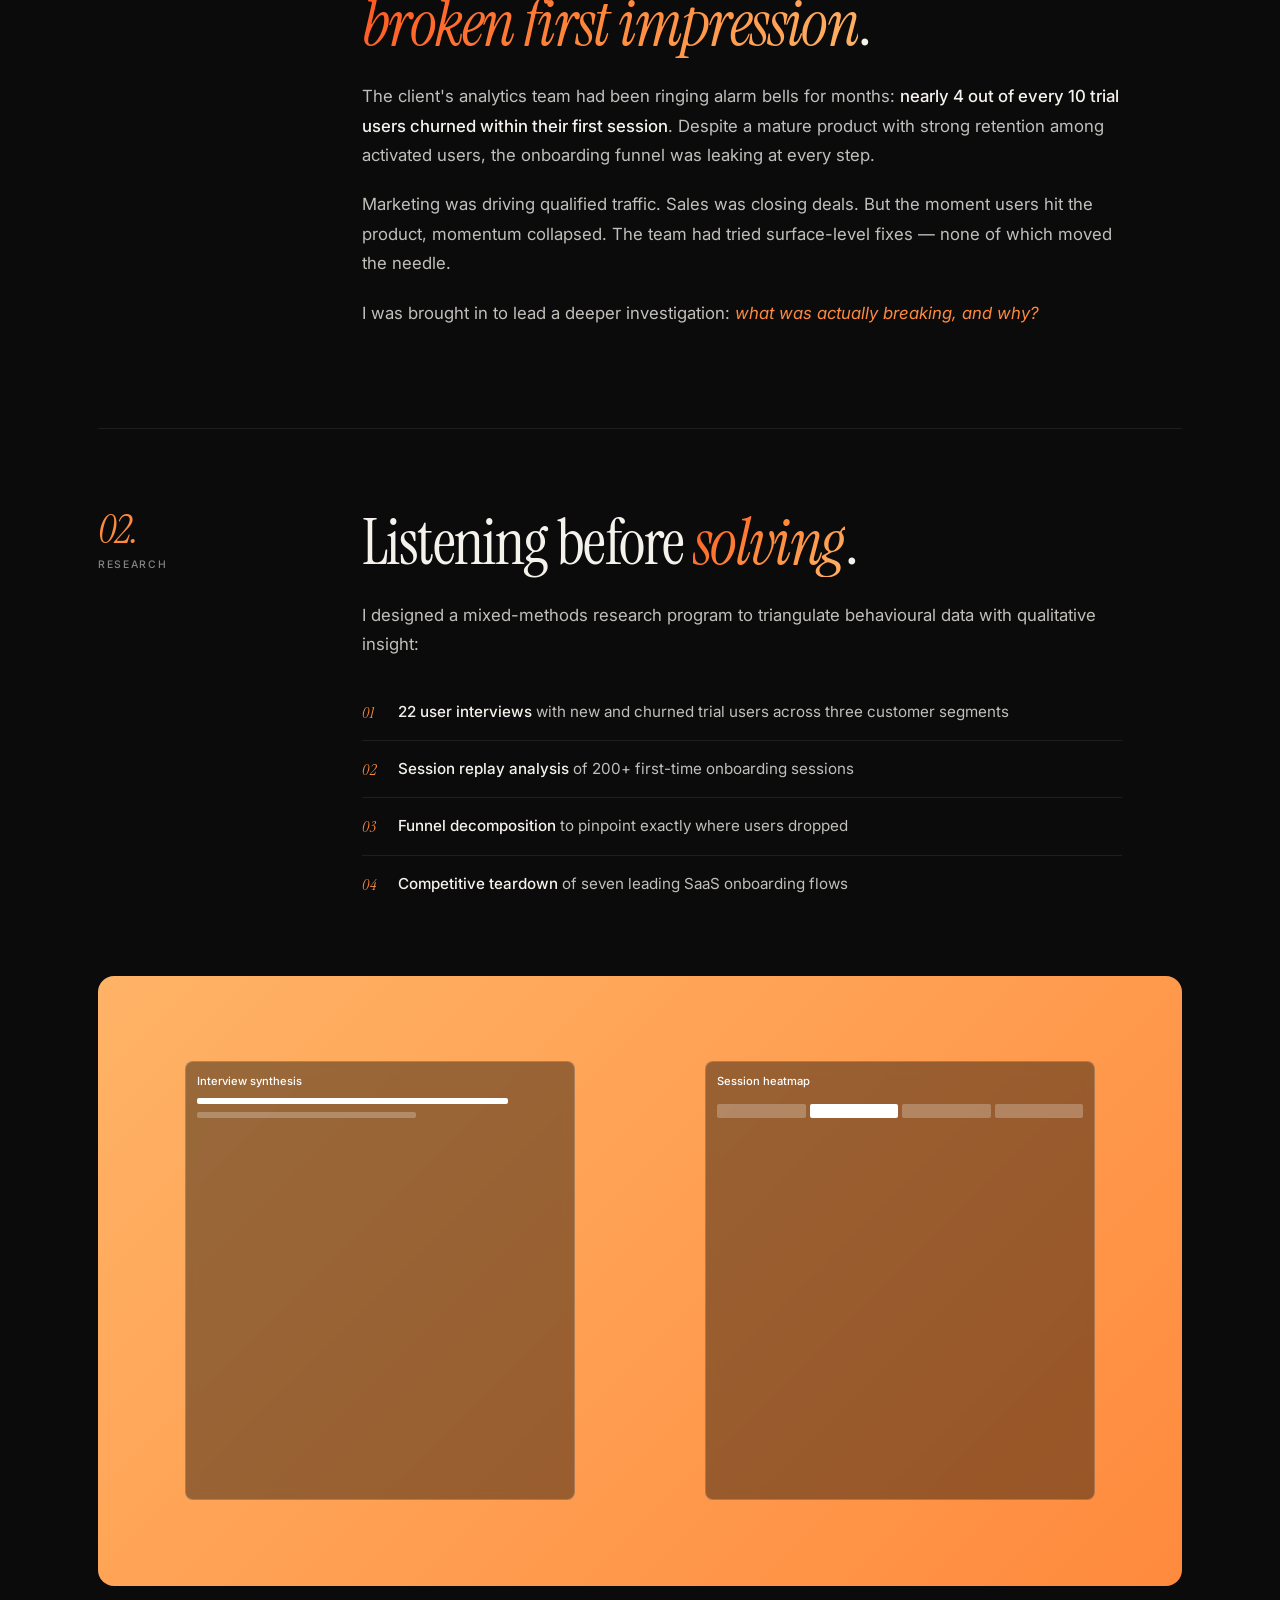
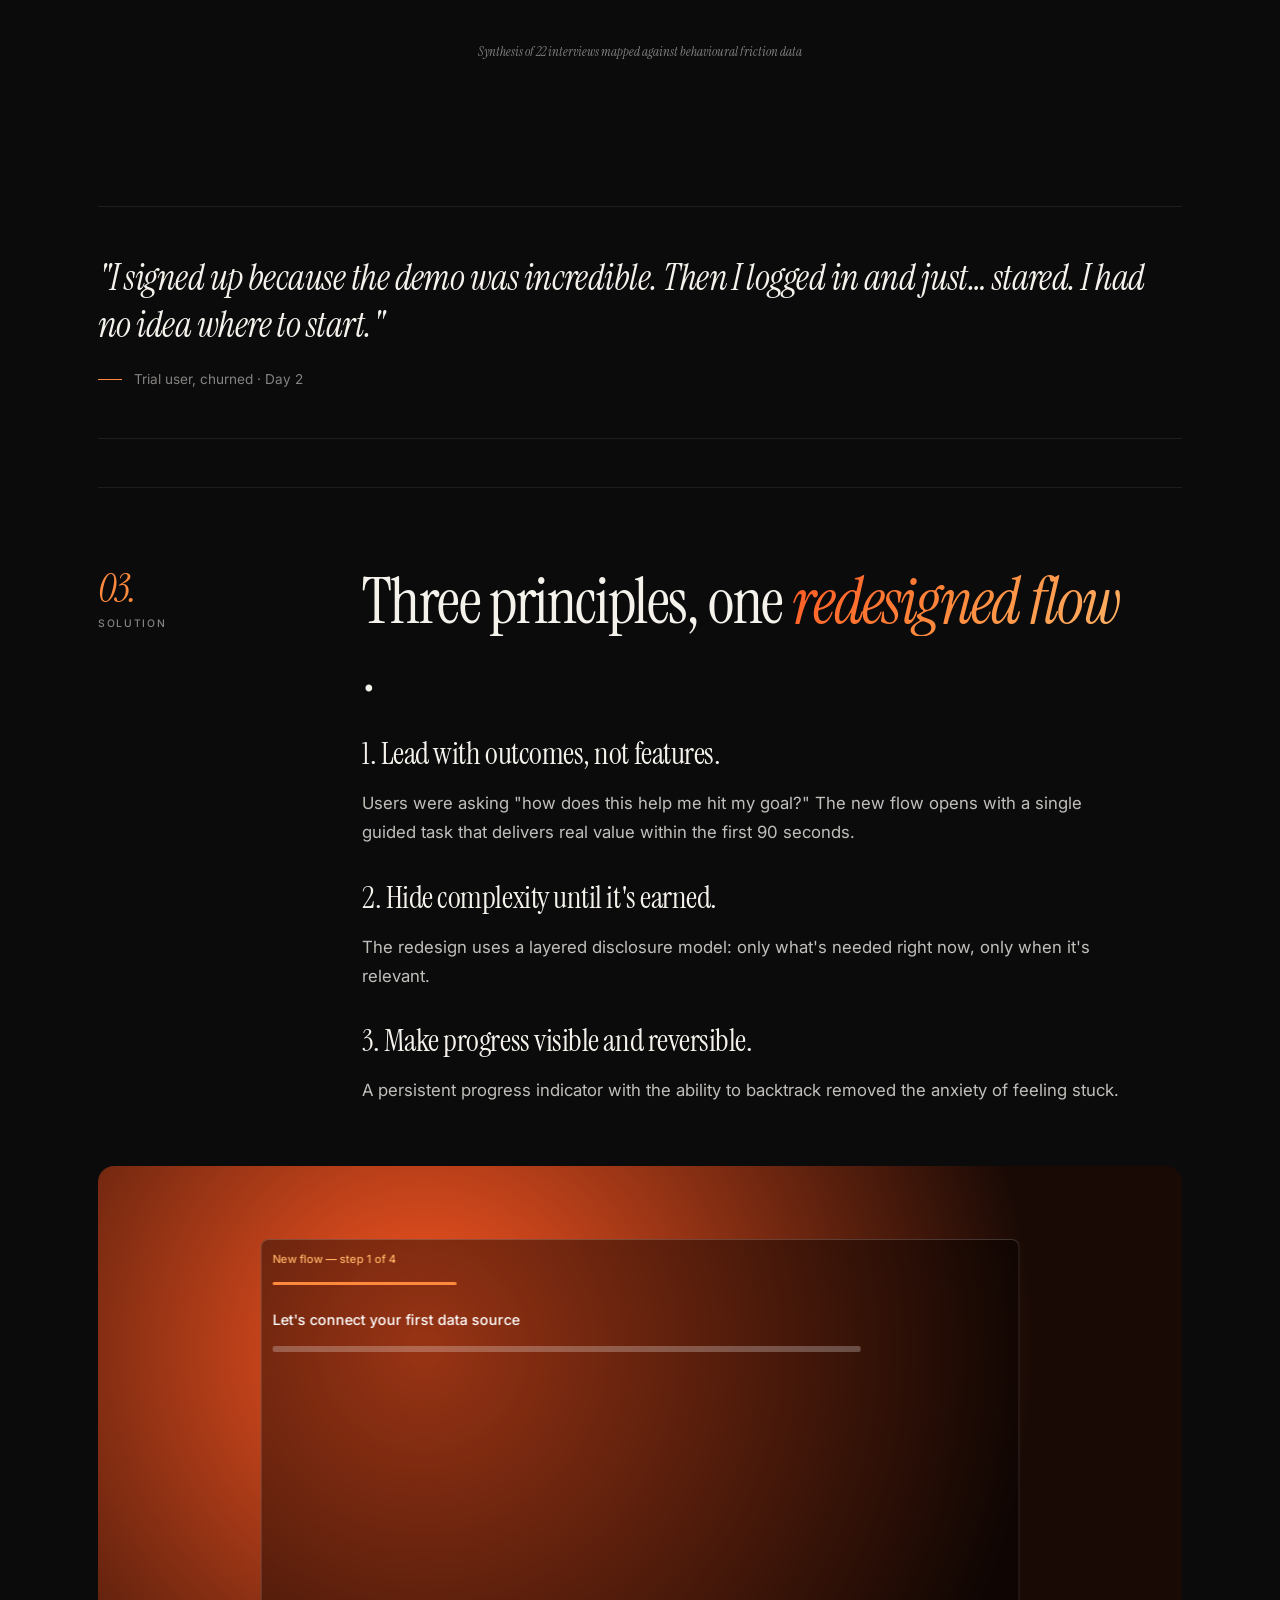
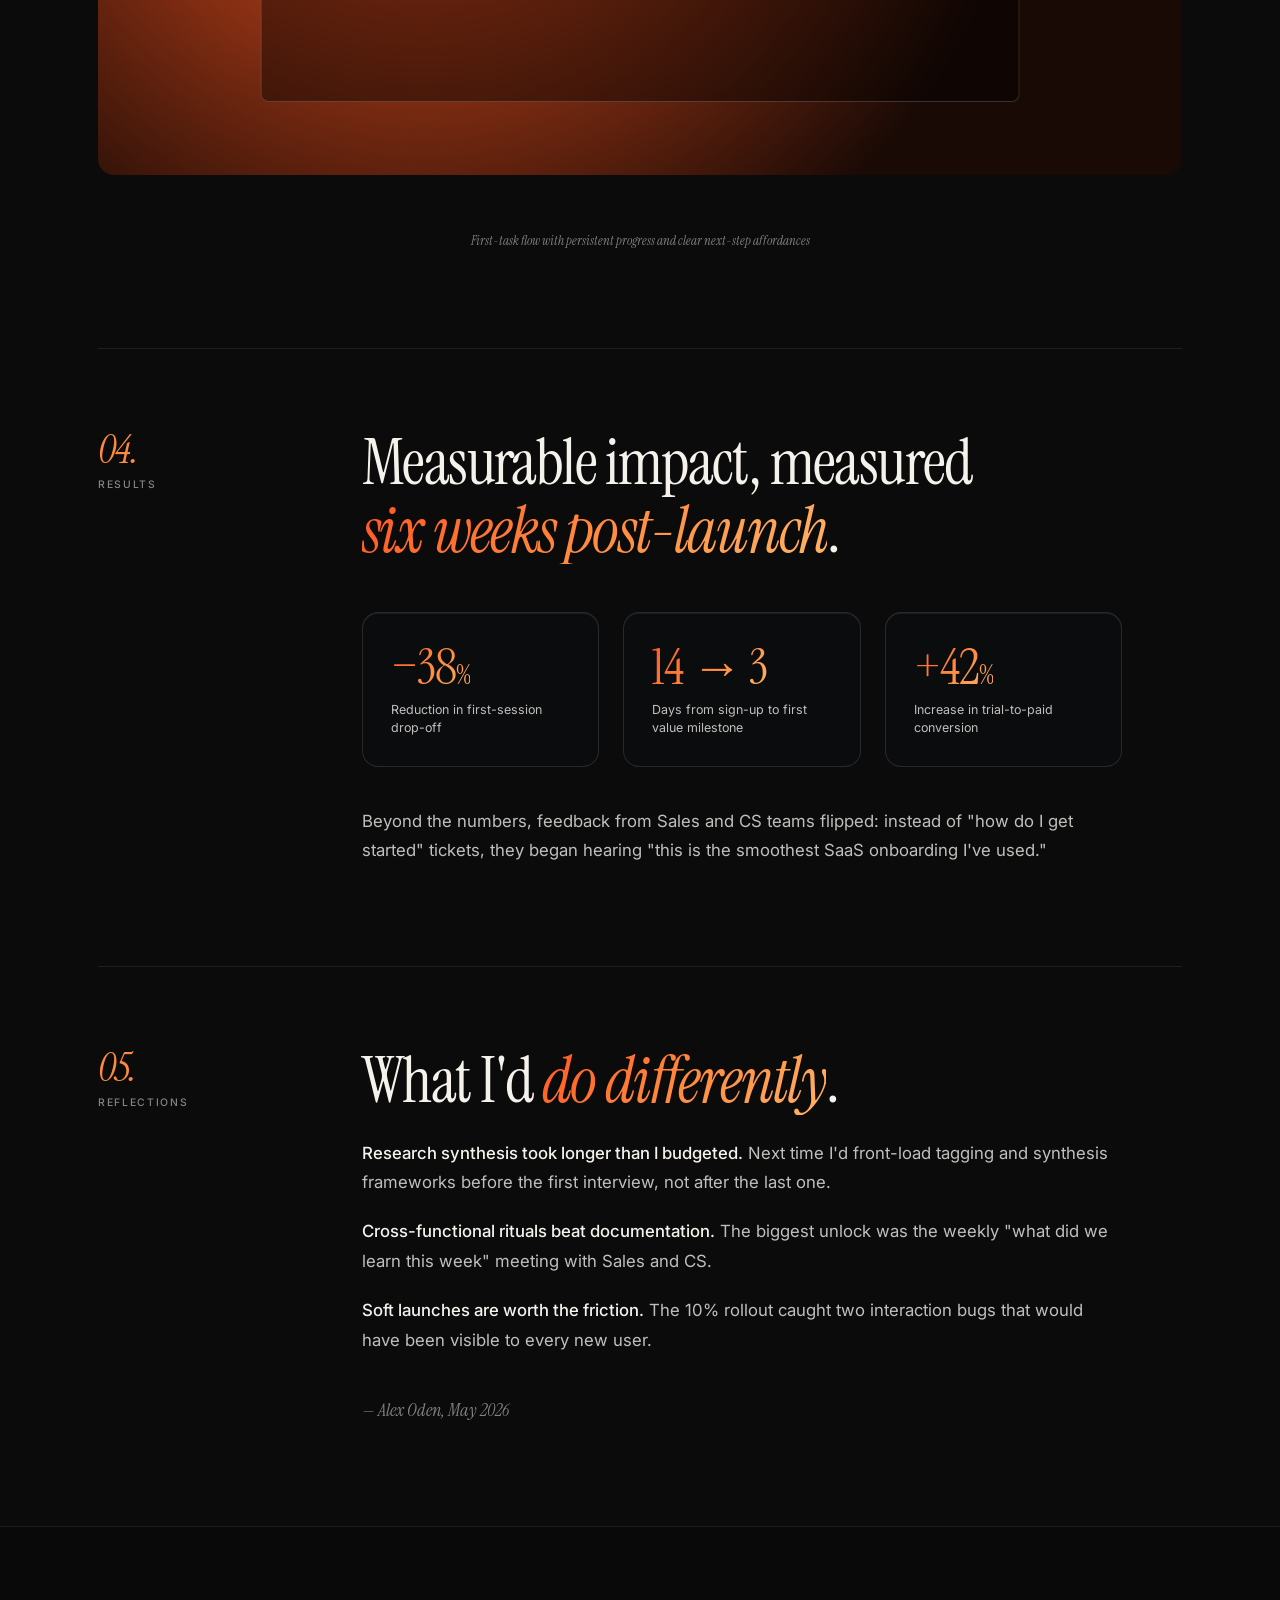
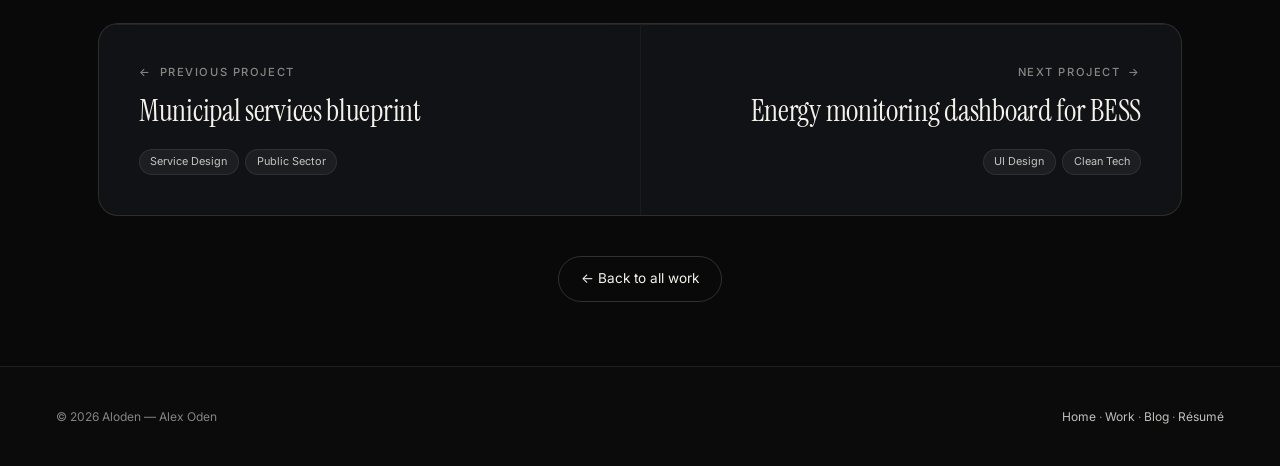
<file: work-single.html>
<!DOCTYPE html>
<html lang="en">
<head>
<meta charset="UTF-8">
<meta name="viewport" content="width=device-width, initial-scale=1.0">
<title>Onboarding Flow Redesign — Aloden</title>
<link rel="preconnect" href="https://fonts.googleapis.com">
<link rel="preconnect" href="https://fonts.gstatic.com" crossorigin>
<link href="https://fonts.googleapis.com/css2?family=Instrument+Serif:ital@0;1&family=Inter:wght@300;400;500;600&display=swap" rel="stylesheet">
<link rel="stylesheet" href="assets/css/styles.css?v=2">
<style>
/* ===== PAGE-SPECIFIC: work-single.html ===== */
.breadcrumb{padding:calc(var(--nh) + 2.5rem) 0 0;font-size:.8rem;color:var(--ts);display:flex;align-items:center;gap:.5rem;flex-wrap:wrap}
.breadcrumb a{color:var(--tm);text-decoration:none;transition:color .2s}
.breadcrumb a:hover{color:var(--o2)}
.breadcrumb .sep{opacity:.4}
.case-hero{padding:2.5rem 0 4rem}
.case-hero-tags{display:flex;flex-wrap:wrap;gap:.5rem;margin:2rem 0}
.case-hero-tag{font-size:.72rem;padding:.3rem .8rem;border-radius:99px;background:var(--glass-chip);backdrop-filter:var(--glass-blur-sm);-webkit-backdrop-filter:var(--glass-blur-sm);border:1px solid var(--glass-border);color:var(--tm)}
.case-hero-sub{font-size:clamp(1.05rem,1.5vw,1.25rem);color:var(--tm);max-width:780px;margin-top:1.75rem;line-height:1.55}
.case-meta{display:grid;grid-template-columns:repeat(4,1fr);gap:1px;background:var(--line);border:1px solid var(--line);border-radius:20px;overflow:hidden;margin-top:3.5rem}
.case-meta-cell{background:var(--glass);backdrop-filter:var(--glass-blur);-webkit-backdrop-filter:var(--glass-blur);padding:1.5rem 1.6rem;transition:background .3s}
.case-meta-cell:hover{background:var(--glass-hover)}
.case-meta-lbl{font-size:.65rem;letter-spacing:.16em;text-transform:uppercase;color:var(--ts);margin-bottom:.6rem;font-weight:500}
.case-meta-val{font-size:.95rem;color:var(--t);font-weight:500;line-height:1.3}
.case-cover{margin:5rem 0 6rem;border-radius:24px;overflow:hidden;aspect-ratio:21/10;background:linear-gradient(135deg,#FF5722 0%,#FF8A3D 50%,#7B4FFF 100%);position:relative;display:flex;align-items:center;justify-content:center}
.case-cover::before{content:'';position:absolute;inset:0;background:radial-gradient(circle at 70% 50%,rgba(255,255,255,.15),transparent 60%)}
.cover-mockup{position:relative;width:60%;max-width:520px;background:rgba(0,0,0,.4);border:1px solid rgba(255,255,255,.2);border-radius:16px;backdrop-filter:blur(10px);-webkit-backdrop-filter:blur(10px);padding:1.5rem;color:#fff}
.cover-mockup-bar{height:8px;border-radius:3px;background:rgba(255,255,255,.25);margin-bottom:.7rem}
.cover-mockup-bar.fill{background:#fff}
.cover-mockup-grid{display:grid;grid-template-columns:repeat(3,1fr);gap:8px;margin-top:1rem}
.cover-mockup-tile{aspect-ratio:1;border-radius:8px;background:rgba(255,255,255,.18)}
.cover-mockup-tile.accent{background:#fff}
.case-section{padding:5rem 0;border-top:1px solid var(--line)}
.case-section:first-of-type{border-top:none;padding-top:0}
.section-grid{display:grid;grid-template-columns:200px 1fr;gap:4rem;align-items:start}
.section-num{font-family:var(--fd);font-style:italic;font-size:2.5rem;color:var(--o2);font-weight:400;letter-spacing:-.02em;line-height:1}
.section-num-lbl{font-size:.65rem;letter-spacing:.16em;text-transform:uppercase;color:var(--ts);margin-top:.5rem;font-weight:500}
.prose{max-width:760px}
.prose p{font-size:1.05rem;color:var(--tm);line-height:1.75;margin-bottom:1.25rem}
.prose strong{color:var(--t);font-weight:500}
.prose em{font-style:italic;color:var(--o2)}
.stats{display:grid;grid-template-columns:repeat(3,1fr);gap:1.5rem;margin-top:3rem}
.stat{padding:1.75rem;background:var(--glass);backdrop-filter:var(--glass-blur);-webkit-backdrop-filter:var(--glass-blur);border:1px solid var(--glass-border);border-radius:16px;transition:border-color .3s}
.stat:hover{border-color:var(--o-border)}
.stat-val{font-family:var(--fd);font-size:clamp(2.25rem,4vw,3.25rem);font-weight:400;line-height:1;margin-bottom:.5rem;letter-spacing:-.02em}
.stat-lbl{font-size:.78rem;color:var(--tm);line-height:1.5}
.quote{padding:3rem 0;margin:3rem 0;border-top:1px solid var(--line);border-bottom:1px solid var(--line)}
.quote blockquote{font-family:var(--fd);font-size:clamp(1.5rem,3vw,2.25rem);font-style:italic;font-weight:400;line-height:1.3;color:var(--t);letter-spacing:-.015em;margin-bottom:1.25rem}
.quote-attribution{display:flex;align-items:center;gap:.75rem;font-size:.85rem;color:var(--ts)}
.quote-attribution::before{content:'';width:24px;height:1px;background:var(--o2)}
.case-visual{margin:2.5rem 0;border-radius:16px;overflow:hidden;aspect-ratio:16/9;position:relative;display:flex;align-items:center;justify-content:center}
.case-visual.vis-1{background:linear-gradient(135deg,#FFB366 0%,#FF8A3D 100%)}
.case-visual.vis-2{background:radial-gradient(circle at 30% 30%,#FF5722,#1a0a05 70%)}
.case-visual-cap{padding:1rem 0;font-size:.8rem;color:var(--ts);text-align:center;font-style:italic;font-family:var(--fd)}
.case-list{margin:1.5rem 0;padding:0;list-style:none;counter-reset:li}
.case-list li{padding:1rem 0 1rem 2.25rem;border-bottom:1px solid var(--line);position:relative;color:var(--tm);font-size:.95rem;line-height:1.6}
.case-list li:last-child{border-bottom:none}
.case-list li::before{content:counter(li,decimal-leading-zero);counter-increment:li;position:absolute;left:0;top:1rem;font-family:var(--fd);font-style:italic;color:var(--o2);font-size:1rem;letter-spacing:.05em}
.case-nav{padding:6rem 0 4rem;border-top:1px solid var(--line);background:var(--glass-veil)}
.case-nav-grid{display:grid;grid-template-columns:1fr 1fr;gap:1px;background:var(--line);border:1px solid var(--line);border-radius:20px;overflow:hidden}
.case-nav-card{background:var(--glass);backdrop-filter:var(--glass-blur);-webkit-backdrop-filter:var(--glass-blur);padding:2.5rem;text-decoration:none;color:inherit;display:flex;flex-direction:column;gap:.75rem;transition:background .3s;position:relative}
.case-nav-card:hover{background:var(--glass-hover)}
.case-nav-card.next{text-align:right;align-items:flex-end}
.case-nav-card::before{content:'';position:absolute;left:0;right:0;bottom:0;height:1.5px;background:var(--o-grad);transform:scaleX(0);transform-origin:left;transition:transform .55s cubic-bezier(.16,1,.3,1)}
.case-nav-card.next::before{transform-origin:right}
.case-nav-card:hover::before{transform:scaleX(1)}
.case-nav-dir{display:flex;align-items:center;gap:.5rem;font-size:.7rem;letter-spacing:.14em;text-transform:uppercase;color:var(--ts);font-weight:500}
.case-nav-card:hover .case-nav-dir{color:var(--o2)}
.case-nav-arr{transition:transform .3s}
.case-nav-card.prev:hover .case-nav-arr{transform:translateX(-4px)}
.case-nav-card.next:hover .case-nav-arr{transform:translateX(4px)}
.case-nav-title{font-family:var(--fd);font-size:clamp(1.35rem,2.4vw,1.85rem);font-weight:400;line-height:1.2;letter-spacing:-.01em;color:var(--t);transition:color .3s}
.case-nav-card:hover .case-nav-title{color:var(--o2)}
.case-nav-tags{display:flex;gap:.4rem;flex-wrap:wrap;margin-top:.5rem}
.case-nav-card.next .case-nav-tags{justify-content:flex-end}
.case-nav-tag{font-size:.68rem;padding:.2rem .65rem;border-radius:99px;background:rgba(255,255,255,.05);color:var(--tm);border:1px solid var(--line)}
.back-to-work{display:flex;justify-content:center;padding:2.5rem 0 0}
.back-link{display:inline-flex;align-items:center;gap:.6rem;padding:.7rem 1.4rem;border-radius:99px;background:transparent;border:1px solid var(--line2);color:var(--t);text-decoration:none;font-size:.85rem;transition:all .3s}
.back-link:hover{background:var(--o-soft);border-color:var(--o-border);color:var(--o2)}
@media(max-width:960px){
  .section-grid{grid-template-columns:1fr;gap:1.5rem}
  .section-num{font-size:2rem}
  .case-meta{grid-template-columns:1fr 1fr}
  .case-meta-cell:nth-child(1),.case-meta-cell:nth-child(2){border-bottom:1px solid var(--line)}
  .stats{grid-template-columns:1fr}
  .case-nav-grid{grid-template-columns:1fr}
  .case-nav-card.next{text-align:left;align-items:flex-start}
  .case-nav-card.next .case-nav-tags{justify-content:flex-start}
}
</style>
</head>
<body>

<div class="glow g1"></div>
<div class="glow g2"></div>

<nav id="nav" aria-label="Main navigation">
  <a href="index.html" class="nav-logo"><span class="logo-dot"></span>Aloden</a>
  <ul class="nav-links">
    <li><a href="work.html" class="active">Work</a></li>
    <li><a href="index.html#services">Services</a></li>
    <li><a href="blog.html">Blog</a></li>
    <li><a href="resume.html">Résumé</a></li>
  </ul>
  <div class="nav-right">
    <a href="index.html#contact" class="nav-cta">Let's talk →</a>
    <button class="hamburger" id="hamburger" aria-label="Open menu"><span></span><span></span><span></span></button>
  </div>
</nav>

<div class="mobile-menu" id="mobileMenu">
  <nav class="mobile-menu-links" aria-label="Mobile navigation menu">
    <a href="work.html"><span class="num">01</span>Work</a>
    <a href="index.html#services"><span class="num">02</span>Services</a>
    <a href="blog.html"><span class="num">03</span>Blog</a>
    <a href="resume.html"><span class="num">04</span>Résumé</a>
  </nav>
  <div class="mobile-menu-foot">
    <a href="index.html#contact" class="mobile-menu-cta">Let's talk →</a>
    <div class="mobile-menu-social"><a href="#">LinkedIn</a><a href="#">Dribbble</a><a href="mailto:hello@aloden.nl">Email</a></div>
  </div>
</div>

<div class="wrap-mid">
  <div class="breadcrumb fu">
    <a href="index.html">Home</a><span class="sep">/</span><a href="work.html">Work</a><span class="sep">/</span><span>Onboarding Flow Redesign</span>
  </div>
</div>

<section class="case-hero">
  <div class="wrap-mid">
    <div class="label-pill fu" style="transition-delay:.06s">Case Study · 2026</div>
    <h1 class="h-display fu" style="transition-delay:.1s">Redesigning the<br>onboarding flow that<br>cut drop-off by <em class="grad">38%</em>.</h1>
    <p class="case-hero-sub fu" style="transition-delay:.18s">An end-to-end reimagining of a SaaS onboarding experience — from foundational user research and journey mapping through to high-fidelity prototyping and post-launch validation. The result: time-to-value reduced from 14 days down to 3.</p>
    <div class="case-hero-tags fu" style="transition-delay:.24s">
      <span class="case-hero-tag">UX Research</span><span class="case-hero-tag">Interaction Design</span><span class="case-hero-tag">SaaS</span><span class="case-hero-tag">B2B</span>
    </div>
    <div class="case-meta fu" style="transition-delay:.3s">
      <div class="case-meta-cell"><div class="case-meta-lbl">Role</div><div class="case-meta-val">Lead UX Designer</div></div>
      <div class="case-meta-cell"><div class="case-meta-lbl">Team</div><div class="case-meta-val">5 (PM, 2 Eng, Researcher, me)</div></div>
      <div class="case-meta-cell"><div class="case-meta-lbl">Timeline</div><div class="case-meta-val">14 weeks · Q1—Q2 2026</div></div>
      <div class="case-meta-cell"><div class="case-meta-lbl">Client</div><div class="case-meta-val">Confidential SaaS</div></div>
    </div>
  </div>
</section>

<div class="wrap-mid">
  <div class="case-cover fu">
    <div class="cover-mockup">
      <div class="cover-mockup-bar fill" style="width:30%"></div>
      <div class="cover-mockup-bar" style="width:60%"></div>
      <div class="cover-mockup-bar fill" style="width:80%;height:14px;margin-top:1rem"></div>
      <div class="cover-mockup-grid">
        <div class="cover-mockup-tile accent"></div><div class="cover-mockup-tile"></div><div class="cover-mockup-tile"></div>
        <div class="cover-mockup-tile"></div><div class="cover-mockup-tile accent"></div><div class="cover-mockup-tile"></div>
      </div>
    </div>
  </div>
</div>

<div class="wrap-mid">
<section class="case-section">
  <div class="section-grid fu">
    <div><div class="section-num">01.</div><div class="section-num-lbl">The Challenge</div></div>
    <div class="prose">
      <h2 class="h-section">A great product hidden behind a <em class="grad">broken first impression</em>.</h2>
      <p>The client's analytics team had been ringing alarm bells for months: <strong>nearly 4 out of every 10 trial users churned within their first session</strong>. Despite a mature product with strong retention among activated users, the onboarding funnel was leaking at every step.</p>
      <p>Marketing was driving qualified traffic. Sales was closing deals. But the moment users hit the product, momentum collapsed. The team had tried surface-level fixes — none of which moved the needle.</p>
      <p>I was brought in to lead a deeper investigation: <em>what was actually breaking, and why?</em></p>
    </div>
  </div>
</section>

<section class="case-section">
  <div class="section-grid fu">
    <div><div class="section-num">02.</div><div class="section-num-lbl">Research</div></div>
    <div class="prose">
      <h2 class="h-section">Listening before <em class="grad">solving</em>.</h2>
      <p>I designed a mixed-methods research program to triangulate behavioural data with qualitative insight:</p>
      <ul class="case-list">
        <li><strong>22 user interviews</strong> with new and churned trial users across three customer segments</li>
        <li><strong>Session replay analysis</strong> of 200+ first-time onboarding sessions</li>
        <li><strong>Funnel decomposition</strong> to pinpoint exactly where users dropped</li>
        <li><strong>Competitive teardown</strong> of seven leading SaaS onboarding flows</li>
      </ul>
    </div>
  </div>
  <div class="case-visual vis-1 fu">
    <div class="viz-mockup" style="top:14%;left:8%;width:36%;height:72%;"><div style="font-weight:500;font-size:.7rem">Interview synthesis</div><div class="viz-bar fill" style="width:85%"></div><div class="viz-bar" style="width:60%"></div></div>
    <div class="viz-mockup" style="top:14%;right:8%;width:36%;height:72%;"><div style="font-weight:500;font-size:.7rem">Session heatmap</div><div style="display:grid;grid-template-columns:repeat(4,1fr);gap:4px;margin-top:6px"><div class="viz-bar" style="height:14px"></div><div class="viz-bar fill" style="height:14px"></div><div class="viz-bar" style="height:14px"></div><div class="viz-bar" style="height:14px"></div></div></div>
  </div>
  <div class="case-visual-cap fu">Synthesis of 22 interviews mapped against behavioural friction data</div>
</section>

<div class="quote fu">
  <blockquote>"I signed up because the demo was incredible. Then I logged in and just… stared. I had no idea where to start."</blockquote>
  <div class="quote-attribution">Trial user, churned · Day 2</div>
</div>

<section class="case-section">
  <div class="section-grid fu">
    <div><div class="section-num">03.</div><div class="section-num-lbl">Solution</div></div>
    <div class="prose">
      <h2 class="h-section">Three principles, one <em class="grad">redesigned flow</em>.</h2>
      <h3 class="h-sub" style="margin-top:2rem">1. Lead with outcomes, not features.</h3>
      <p>Users were asking "how does this help me hit my goal?" The new flow opens with a single guided task that delivers real value within the first 90 seconds.</p>
      <h3 class="h-sub" style="margin-top:2rem">2. Hide complexity until it's earned.</h3>
      <p>The redesign uses a layered disclosure model: only what's needed right now, only when it's relevant.</p>
      <h3 class="h-sub" style="margin-top:2rem">3. Make progress visible and reversible.</h3>
      <p>A persistent progress indicator with the ability to backtrack removed the anxiety of feeling stuck.</p>
    </div>
  </div>
  <div class="case-visual vis-2 fu">
    <div class="viz-mockup" style="top:12%;left:50%;transform:translateX(-50%);width:70%;height:76%;"><div style="font-weight:500;font-size:.7rem;color:#FFB366">New flow — step 1 of 4</div><div class="viz-bar fill" style="width:25%;background:#FF8A3D;margin-top:6px;height:3px"></div><div style="font-size:.9rem;color:#fff;margin-top:1rem;font-weight:500">Let's connect your first data source</div><div class="viz-bar" style="width:80%;margin-top:8px"></div></div>
  </div>
  <div class="case-visual-cap fu">First-task flow with persistent progress and clear next-step affordances</div>
</section>

<section class="case-section">
  <div class="section-grid fu">
    <div><div class="section-num">04.</div><div class="section-num-lbl">Results</div></div>
    <div class="prose">
      <h2 class="h-section">Measurable impact, measured <em class="grad">six weeks post-launch</em>.</h2>
      <div class="stats">
        <div class="stat"><div class="stat-val grad">−38<span style="font-size:.5em">%</span></div><div class="stat-lbl">Reduction in first-session drop-off</div></div>
        <div class="stat"><div class="stat-val grad">14 → 3</div><div class="stat-lbl">Days from sign-up to first value milestone</div></div>
        <div class="stat"><div class="stat-val grad">+42<span style="font-size:.5em">%</span></div><div class="stat-lbl">Increase in trial-to-paid conversion</div></div>
      </div>
      <p style="margin-top:2.5rem">Beyond the numbers, feedback from Sales and CS teams flipped: instead of "how do I get started" tickets, they began hearing "this is the smoothest SaaS onboarding I've used."</p>
    </div>
  </div>
</section>

<section class="case-section">
  <div class="section-grid fu">
    <div><div class="section-num">05.</div><div class="section-num-lbl">Reflections</div></div>
    <div class="prose">
      <h2 class="h-section">What I'd <em class="grad">do differently</em>.</h2>
      <p><strong>Research synthesis took longer than I budgeted.</strong> Next time I'd front-load tagging and synthesis frameworks before the first interview, not after the last one.</p>
      <p><strong>Cross-functional rituals beat documentation.</strong> The biggest unlock was the weekly "what did we learn this week" meeting with Sales and CS.</p>
      <p><strong>Soft launches are worth the friction.</strong> The 10% rollout caught two interaction bugs that would have been visible to every new user.</p>
      <p style="margin-top:2.5rem;color:var(--ts);font-style:italic;font-family:var(--fd);font-size:1.1rem">— Alex Oden, May 2026</p>
    </div>
  </div>
</section>
</div>

<section class="case-nav">
  <div class="wrap-mid">
    <div class="case-nav-grid fu">
      <a href="work-single.html?id=2" class="case-nav-card prev">
        <div class="case-nav-dir"><span class="case-nav-arr">←</span> Previous project</div>
        <div class="case-nav-title">Municipal services blueprint</div>
        <div class="case-nav-tags"><span class="case-nav-tag">Service Design</span><span class="case-nav-tag">Public Sector</span></div>
      </a>
      <a href="work-single.html?id=3" class="case-nav-card next">
        <div class="case-nav-dir">Next project <span class="case-nav-arr">→</span></div>
        <div class="case-nav-title">Energy monitoring dashboard for BESS</div>
        <div class="case-nav-tags"><span class="case-nav-tag">UI Design</span><span class="case-nav-tag">Clean Tech</span></div>
      </a>
    </div>
    <div class="back-to-work"><a href="work.html" class="back-link">← Back to all work</a></div>
  </div>
</section>

<footer>
  <span>© 2026 Aloden — Alex Oden</span>
  <span><a href="index.html">Home</a> · <a href="work.html">Work</a> · <a href="blog.html">Blog</a> · <a href="resume.html">Résumé</a></span>
</footer>

<script src="assets/js/wave-bg.js?v=2" defer></script>
<script src="assets/js/main.js" defer></script>
</body>
</html>
</file>
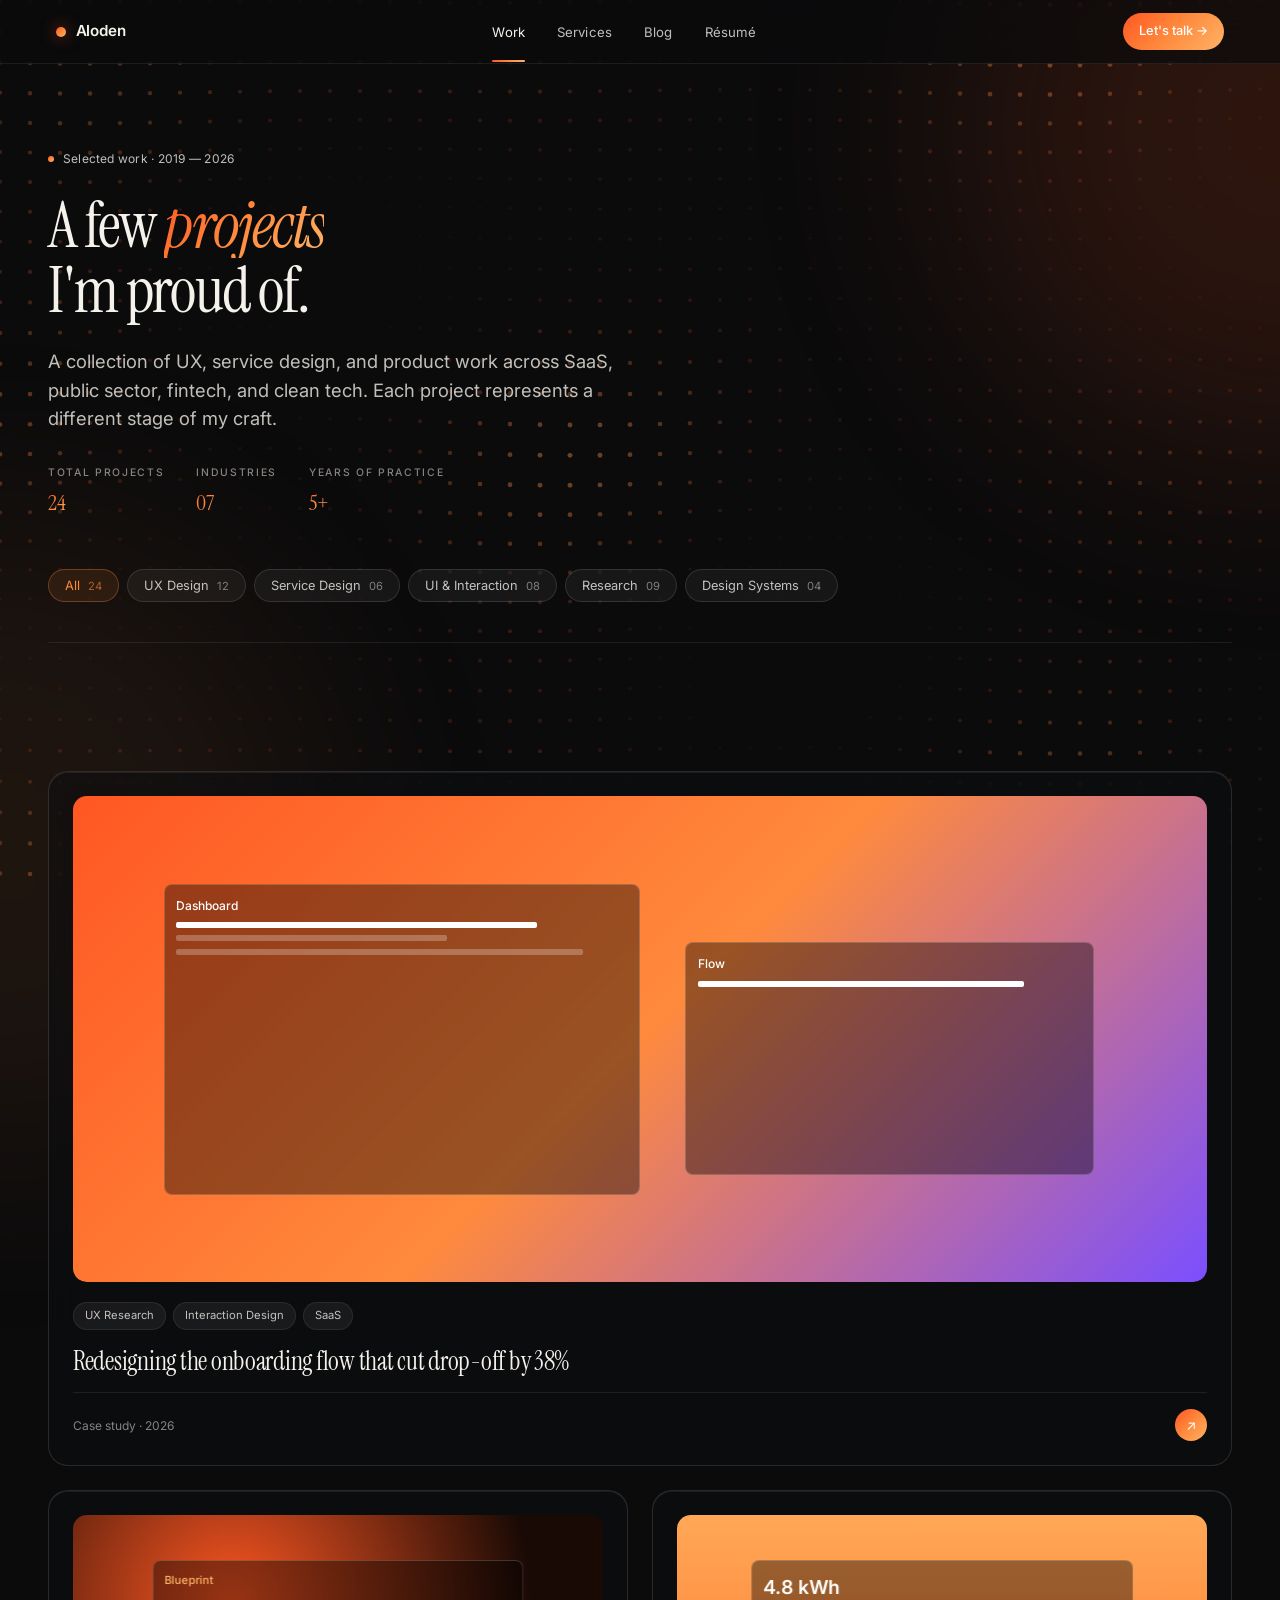
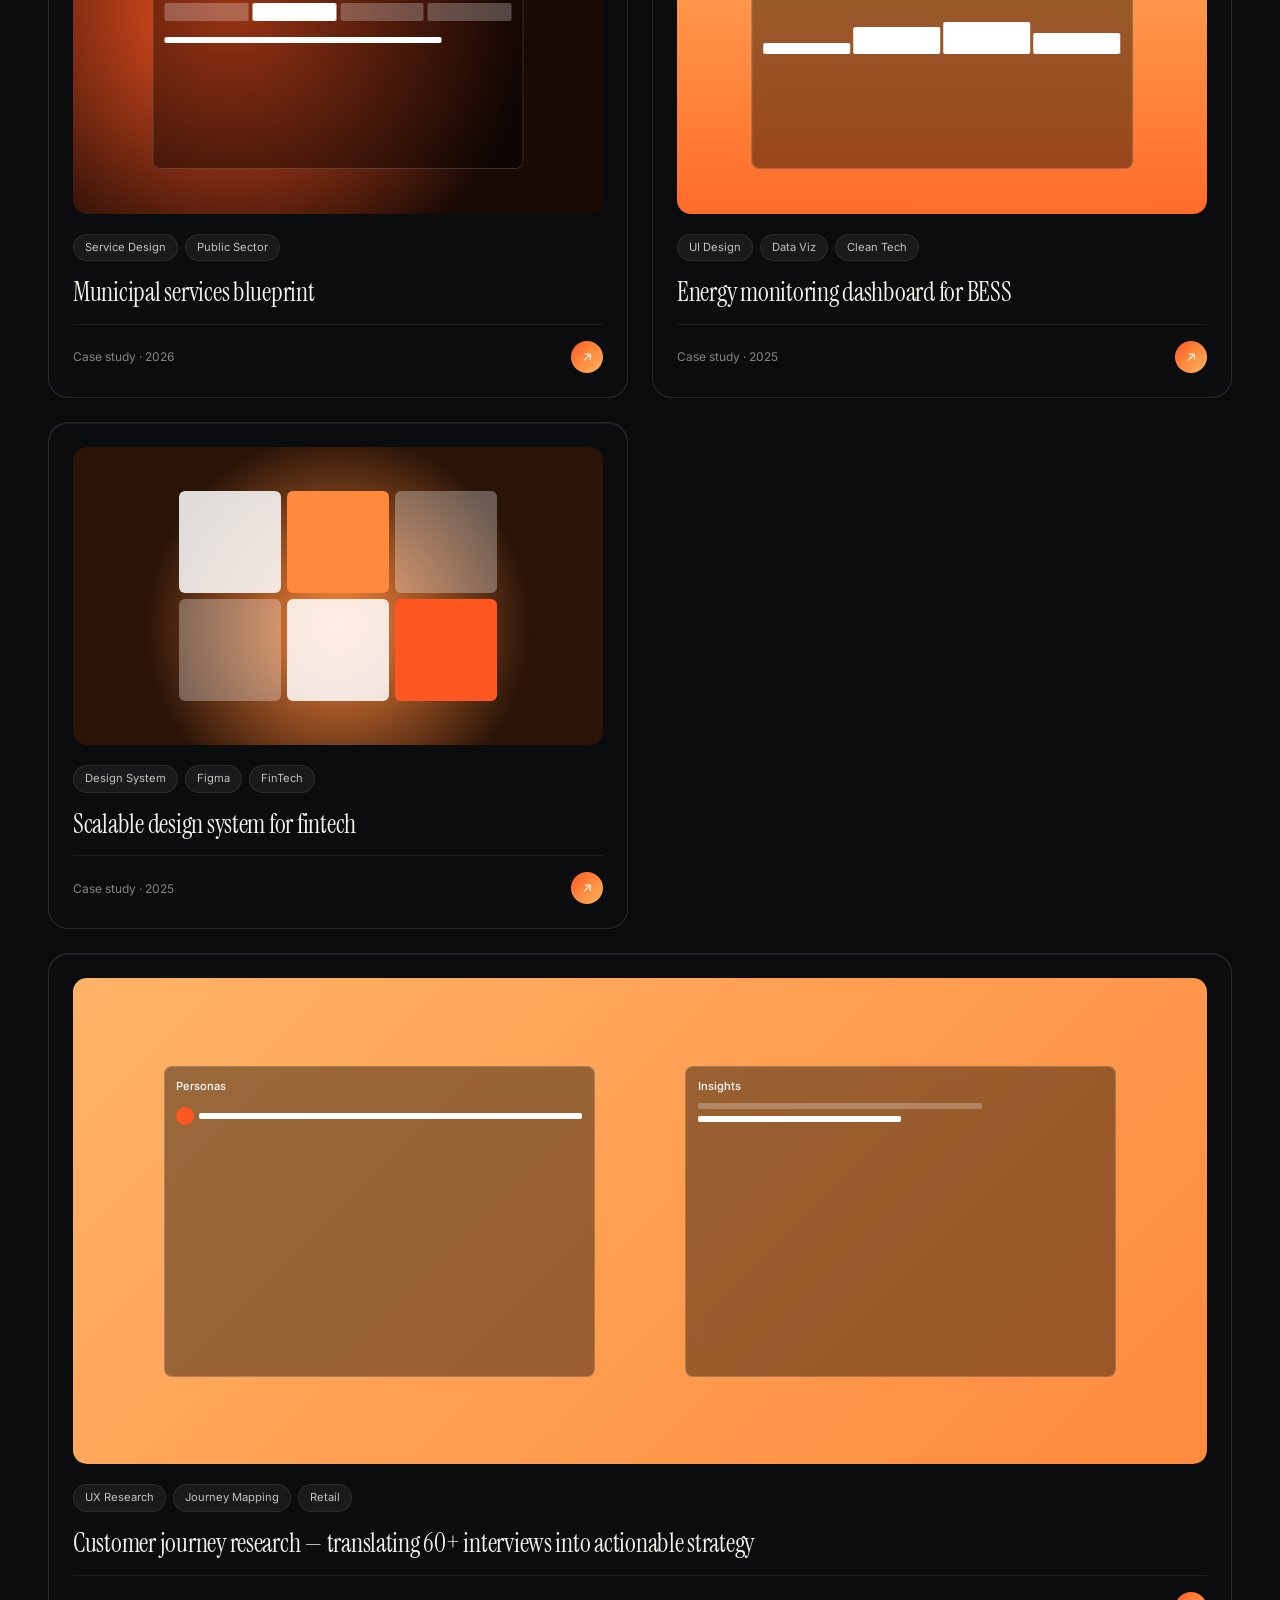
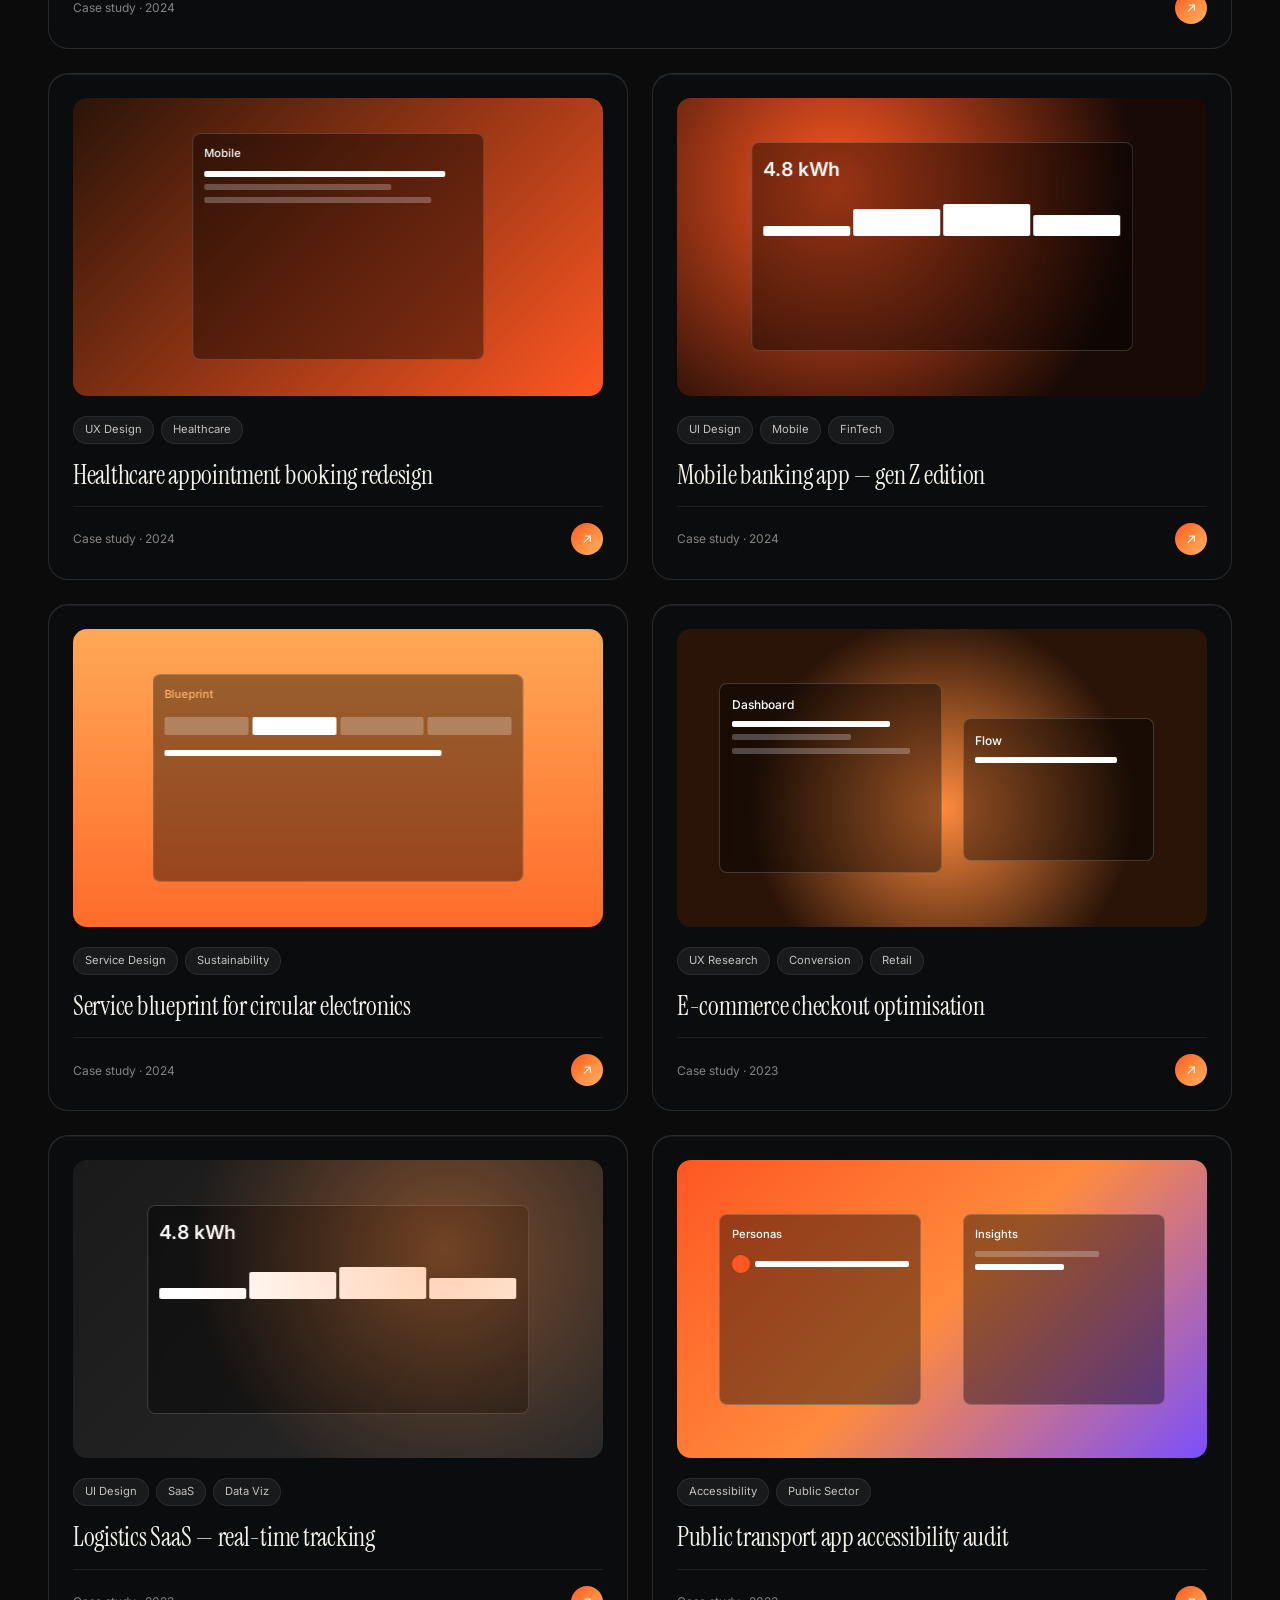
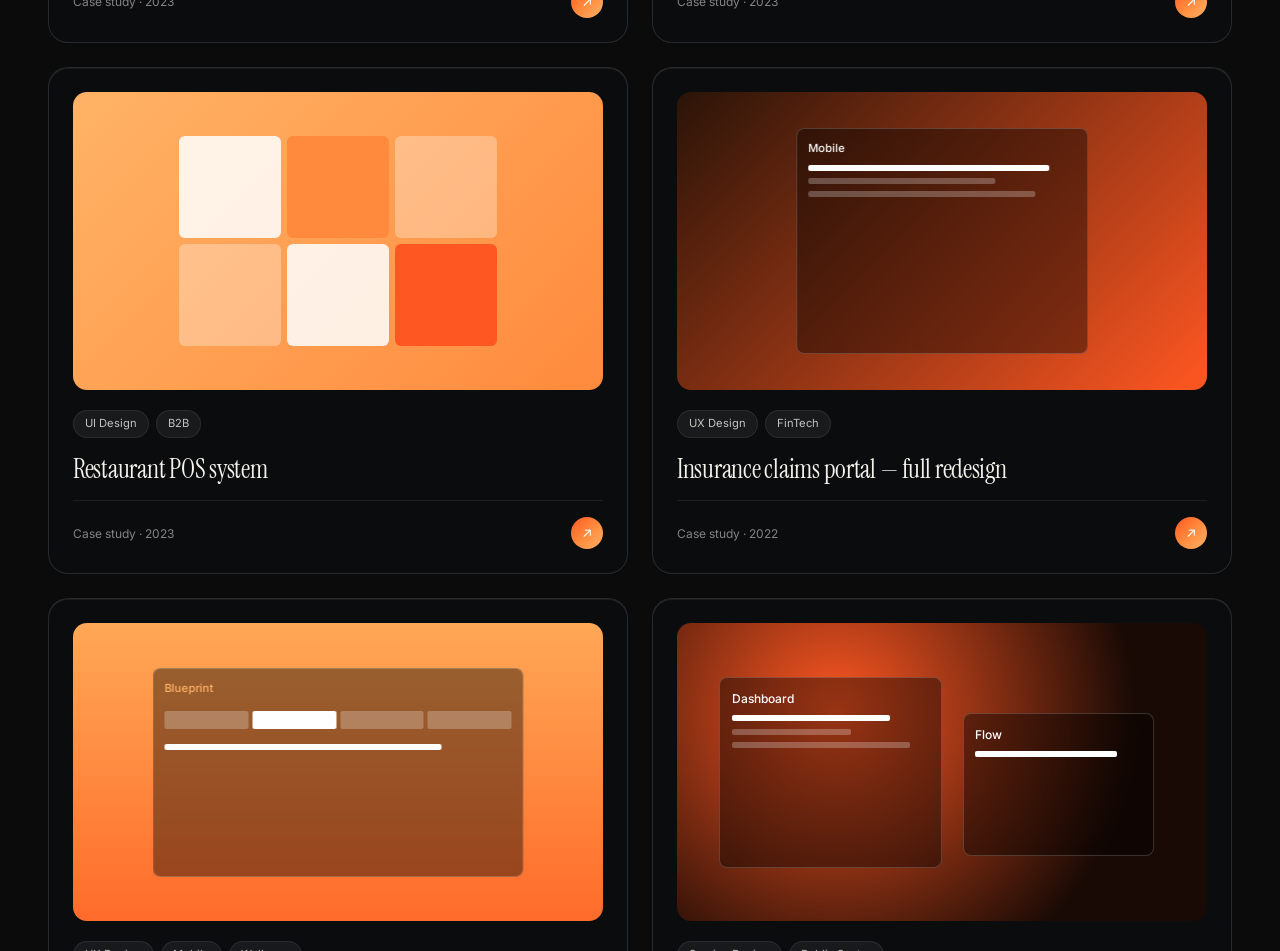
<file: work.html>
<!DOCTYPE html>
<html lang="en">
<head>
<meta charset="UTF-8">
<meta name="viewport" content="width=device-width, initial-scale=1.0">
<title>Work — Aloden</title>
<link rel="preconnect" href="https://fonts.googleapis.com">
<link rel="preconnect" href="https://fonts.gstatic.com" crossorigin>
<link href="https://fonts.googleapis.com/css2?family=Instrument+Serif:ital@0;1&family=Inter:wght@300;400;500;600&display=swap" rel="stylesheet">
<link rel="stylesheet" href="assets/css/styles.css?v=2">
<style>
/* ===== PAGE-SPECIFIC: work.html ===== */
.page-hero{padding:calc(var(--nh) + 5rem) 0 4rem;position:relative}
.page-hero-sub{font-size:clamp(1rem,1.5vw,1.15rem);color:var(--tm);max-width:620px;margin-top:1.5rem;line-height:1.55}
.page-hero-meta{display:flex;gap:2rem;align-items:center;margin-top:2rem;flex-wrap:wrap}
.page-hero-meta-item{display:flex;flex-direction:column;gap:.25rem}
.page-hero-meta-lbl{font-size:.65rem;letter-spacing:.16em;text-transform:uppercase;color:var(--ts);font-weight:500}
.page-hero-meta-val .grad-num{font-family:var(--fd);font-size:1.4rem;font-weight:400}
.filters{display:flex;flex-wrap:wrap;gap:.5rem;margin-top:3rem;padding-bottom:2.5rem;border-bottom:1px solid var(--line)}
.filter{display:inline-flex;align-items:center;gap:.5rem;padding:.5rem 1rem;border-radius:99px;background:var(--glass-chip);backdrop-filter:var(--glass-blur-sm);-webkit-backdrop-filter:var(--glass-blur-sm);border:1px solid var(--glass-border);color:var(--tm);font-size:.8rem;cursor:pointer;transition:all .25s;font-family:inherit}
.filter:hover{border-color:var(--o-border);color:var(--t)}
.filter.active{background:var(--o-soft);color:var(--o2);border-color:var(--o-border)}
.filter-count{font-size:.7rem;opacity:.6}
section.work{padding:4rem 0 7rem}
.load-indicator{display:flex;flex-direction:column;align-items:center;gap:1rem;padding:3rem 0;opacity:0;transition:opacity .4s}
.load-indicator.show{opacity:1}
.load-spinner{width:32px;height:32px;border:2px solid var(--line);border-top-color:var(--o2);border-radius:50%;animation:spin 1s linear infinite}
@keyframes spin{to{transform:rotate(360deg)}}
.load-text{font-size:.8rem;color:var(--ts);letter-spacing:.04em}
.load-end{padding:3rem 0;text-align:center;font-size:.85rem;color:var(--ts);font-style:italic;font-family:var(--fd)}
</style>
</head>
<body>

<div class="glow g1"></div>
<div class="glow g2"></div>

<nav id="nav" aria-label="Main navigation">
  <a href="index.html" class="nav-logo"><span class="logo-dot"></span>Aloden</a>
  <ul class="nav-links">
    <li><a href="work.html" class="active">Work</a></li>
    <li><a href="index.html#services">Services</a></li>
    <li><a href="blog.html">Blog</a></li>
    <li><a href="resume.html">Résumé</a></li>
  </ul>
  <div class="nav-right">
    <a href="index.html#contact" class="nav-cta">Let's talk →</a>
    <button class="hamburger" id="hamburger" aria-label="Open menu"><span></span><span></span><span></span></button>
  </div>
</nav>

<div class="mobile-menu" id="mobileMenu">
  <nav class="mobile-menu-links" aria-label="Mobile navigation menu">
    <a href="work.html"><span class="num">01</span>Work</a>
    <a href="index.html#services"><span class="num">02</span>Services</a>
    <a href="blog.html"><span class="num">03</span>Blog</a>
    <a href="resume.html"><span class="num">04</span>Résumé</a>
  </nav>
  <div class="mobile-menu-foot">
    <a href="index.html#contact" class="mobile-menu-cta">Let's talk →</a>
    <div class="mobile-menu-social"><a href="#">LinkedIn</a><a href="#">Dribbble</a><a href="mailto:hello@aloden.nl">Email</a></div>
  </div>
</div>

<section class="page-hero">
  <div class="wrap">
    <div class="label fu"><span class="dot"></span>Selected work · 2019 — 2026</div>
    <h1 class="h-display fu" style="transition-delay:.08s">A few <em class="grad">projects</em><br>I'm proud of.</h1>
    <p class="page-hero-sub fu" style="transition-delay:.16s">A collection of UX, service design, and product work across SaaS, public sector, fintech, and clean tech. Each project represents a different stage of my craft.</p>
    <div class="page-hero-meta fu" style="transition-delay:.22s">
      <div class="page-hero-meta-item"><span class="page-hero-meta-lbl">Total projects</span><span class="page-hero-meta-val"><span class="grad-num grad">24</span></span></div>
      <div class="page-hero-meta-item"><span class="page-hero-meta-lbl">Industries</span><span class="page-hero-meta-val"><span class="grad-num grad">07</span></span></div>
      <div class="page-hero-meta-item"><span class="page-hero-meta-lbl">Years of practice</span><span class="page-hero-meta-val"><span class="grad-num grad">5+</span></span></div>
    </div>
    <div class="filters fu" style="transition-delay:.3s">
      <button class="filter active" data-filter="all">All <span class="filter-count">24</span></button>
      <button class="filter" data-filter="ux">UX Design <span class="filter-count">12</span></button>
      <button class="filter" data-filter="service">Service Design <span class="filter-count">06</span></button>
      <button class="filter" data-filter="ui">UI & Interaction <span class="filter-count">08</span></button>
      <button class="filter" data-filter="research">Research <span class="filter-count">09</span></button>
      <button class="filter" data-filter="systems">Design Systems <span class="filter-count">04</span></button>
    </div>
  </div>
</section>

<section class="work">
  <div class="wrap">
    <div class="project-grid" id="projectGrid"></div>
    <div class="load-indicator" id="loadIndicator">
      <div class="load-spinner"></div>
      <div class="load-text">Loading more projects…</div>
    </div>
    <div class="load-end" id="loadEnd" style="display:none">— You've reached the end. That's all for now. —</div>
  </div>
</section>

<footer>
  <span>© 2026 Aloden — Alex Oden</span>
  <span><a href="index.html">Home</a> · <a href="work.html">Work</a> · <a href="blog.html">Blog</a> · <a href="resume.html">Résumé</a></span>
</footer>

<script src="assets/js/wave-bg.js?v=2" defer></script>
<script src="assets/js/main.js" defer></script>
<script>
// PROJECT DATA — newest first
const projects = [
  {id:1,title:"Redesigning the onboarding flow that cut drop-off by 38%",viz:"viz-grad",tags:["UX Research","Interaction Design","SaaS"],date:"2026",featured:true,mockup:1},
  {id:2,title:"Municipal services blueprint",viz:"viz-deep",tags:["Service Design","Public Sector"],date:"2026",mockup:2},
  {id:3,title:"Energy monitoring dashboard for BESS",viz:"viz-warm",tags:["UI Design","Data Viz","Clean Tech"],date:"2025",mockup:3},
  {id:4,title:"Scalable design system for fintech",viz:"viz-glow",tags:["Design System","Figma","FinTech"],date:"2025",mockup:4},
  {id:5,title:"Customer journey research — translating 60+ interviews into actionable strategy",viz:"viz-amber",tags:["UX Research","Journey Mapping","Retail"],date:"2024",featured:true,mockup:5},
  {id:6,title:"Healthcare appointment booking redesign",viz:"viz-cool",tags:["UX Design","Healthcare"],date:"2024",mockup:6},
  {id:7,title:"Mobile banking app — gen Z edition",viz:"viz-deep",tags:["UI Design","Mobile","FinTech"],date:"2024",mockup:3},
  {id:8,title:"Service blueprint for circular electronics",viz:"viz-warm",tags:["Service Design","Sustainability"],date:"2024",mockup:2},
  {id:9,title:"E-commerce checkout optimisation",viz:"viz-glow",tags:["UX Research","Conversion","Retail"],date:"2023",mockup:1},
  {id:10,title:"Logistics SaaS — real-time tracking",viz:"viz-mono",tags:["UI Design","SaaS","Data Viz"],date:"2023",mockup:3},
  {id:11,title:"Public transport app accessibility audit",viz:"viz-grad",tags:["Accessibility","Public Sector"],date:"2023",mockup:5},
  {id:12,title:"Restaurant POS system",viz:"viz-amber",tags:["UI Design","B2B"],date:"2023",mockup:4},
  {id:13,title:"Insurance claims portal — full redesign",viz:"viz-cool",tags:["UX Design","FinTech"],date:"2022",mockup:6},
  {id:14,title:"Wellness app — habit-building UX",viz:"viz-warm",tags:["UX Design","Mobile","Wellness"],date:"2022",mockup:2},
  {id:15,title:"Government portal — citizen experience",viz:"viz-deep",tags:["Service Design","Public Sector"],date:"2022",mockup:1},
  {id:16,title:"Solar panel installation flow",viz:"viz-glow",tags:["UX Design","Clean Tech"],date:"2022",mockup:3},
  {id:17,title:"University course planning tool",viz:"viz-mono",tags:["UX Design","EdTech"],date:"2021",mockup:5},
  {id:18,title:"Hospital staff scheduling system",viz:"viz-amber",tags:["UI Design","Healthcare"],date:"2021",mockup:4},
  {id:19,title:"B2B SaaS onboarding revamp",viz:"viz-grad",tags:["UX Research","SaaS"],date:"2021",mockup:2},
  {id:20,title:"Food delivery driver app",viz:"viz-cool",tags:["UX Design","Mobile"],date:"2021",mockup:6},
  {id:21,title:"Smart home control interface",viz:"viz-glow",tags:["UI Design","IoT"],date:"2020",mockup:3},
  {id:22,title:"Online learning platform — student dashboard",viz:"viz-warm",tags:["UI Design","EdTech"],date:"2020",mockup:1},
  {id:23,title:"Travel booking app — discovery flow",viz:"viz-amber",tags:["UX Design","Travel"],date:"2020",mockup:5},
  {id:24,title:"Real estate marketplace redesign",viz:"viz-deep",tags:["UX Design","Marketplace"],date:"2019",mockup:4}
];

function mockupHTML(type){
  const t={
    1:`<div class="viz-mockup" style="top:18%;left:8%;width:42%;height:64%;"><div style="font-weight:500;font-size:.75rem">Dashboard</div><div class="viz-bar fill" style="width:80%"></div><div class="viz-bar" style="width:60%"></div><div class="viz-bar" style="width:90%"></div></div><div class="viz-mockup" style="top:30%;right:10%;width:36%;height:48%;"><div style="font-weight:500;font-size:.75rem">Flow</div><div class="viz-bar fill" style="width:85%"></div></div>`,
    2:`<div class="viz-mockup" style="top:15%;left:50%;transform:translateX(-50%);width:70%;height:70%;"><div style="font-weight:500;font-size:.7rem;color:#FFB366">Blueprint</div><div style="display:grid;grid-template-columns:repeat(4,1fr);gap:4px;margin-top:6px"><div class="viz-bar" style="height:18px"></div><div class="viz-bar fill" style="height:18px"></div><div class="viz-bar" style="height:18px"></div><div class="viz-bar" style="height:18px"></div></div><div class="viz-bar fill" style="width:80%;margin-top:8px"></div></div>`,
    3:`<div class="viz-mockup" style="top:15%;left:50%;transform:translateX(-50%);width:72%;height:70%;"><div style="font-size:1.2rem;font-weight:600;color:#fff">4.8 kWh</div><div style="display:flex;align-items:flex-end;gap:3px;height:36px;margin-top:8px"><div style="flex:1;background:#fff;border-radius:2px;height:30%"></div><div style="flex:1;background:#fff;border-radius:2px;height:75%"></div><div style="flex:1;background:#fff;border-radius:2px;height:90%"></div><div style="flex:1;background:#fff;border-radius:2px;height:60%"></div></div></div>`,
    4:`<div style="display:grid;grid-template-columns:repeat(3,1fr);gap:6px;width:60%"><div style="aspect-ratio:1;border-radius:6px;background:rgba(255,255,255,.85)"></div><div style="aspect-ratio:1;border-radius:6px;background:#FF8A3D"></div><div style="aspect-ratio:1;border-radius:6px;background:rgba(255,255,255,.3)"></div><div style="aspect-ratio:1;border-radius:6px;background:rgba(255,255,255,.3)"></div><div style="aspect-ratio:1;border-radius:6px;background:rgba(255,255,255,.85)"></div><div style="aspect-ratio:1;border-radius:6px;background:#FF5722"></div></div>`,
    5:`<div class="viz-mockup" style="top:18%;left:8%;width:38%;height:64%;"><div style="font-weight:500;font-size:.7rem">Personas</div><div style="display:flex;align-items:center;gap:5px;margin-top:4px"><div style="width:18px;height:18px;border-radius:50%;background:#FF5722"></div><div class="viz-bar fill" style="flex:1"></div></div></div><div class="viz-mockup" style="top:18%;right:8%;width:38%;height:64%;"><div style="font-weight:500;font-size:.7rem">Insights</div><div class="viz-bar" style="width:70%"></div><div class="viz-bar fill" style="width:50%"></div></div>`,
    6:`<div class="viz-mockup" style="top:12%;left:50%;transform:translateX(-50%);width:55%;height:76%;"><div style="font-weight:500;font-size:.7rem">Mobile</div><div class="viz-bar fill" style="width:90%"></div><div class="viz-bar" style="width:70%"></div><div class="viz-bar" style="width:85%"></div></div>`
  };
  return t[type]||t[1];
}

function renderCard(p,index){
  const f=p.featured?' featured':'';
  const tags=p.tags.map(t=>`<span class="pcard-tag">${t}</span>`).join('');
  return `<a href="work-single.html?id=${p.id}" class="pcard${f} fu" style="transition-delay:${(index%6)*.05}s"><div class="pcard-visual ${p.viz}"><div class="pcard-visual-inner">${mockupHTML(p.mockup)}</div></div><div class="pcard-tags">${tags}</div><h3 class="pcard-title">${p.title}</h3><div class="pcard-foot"><span>Case study · ${p.date}</span><span class="pcard-arr">↗</span></div></a>`;
}

const grid=document.getElementById('projectGrid');
const loadIndicator=document.getElementById('loadIndicator');
const loadEnd=document.getElementById('loadEnd');
const PAGE_SIZE=12;
let loadedCount=0,isLoading=false;

function loadMore(){
  if(isLoading||loadedCount>=projects.length)return;
  isLoading=true;loadIndicator.classList.add('show');
  setTimeout(()=>{
    const next=projects.slice(loadedCount,loadedCount+PAGE_SIZE);
    next.forEach((p,i)=>{
      const w=document.createElement('div');
      w.innerHTML=renderCard(p,loadedCount+i);
      const card=w.firstElementChild;
      grid.appendChild(card);
      setTimeout(()=>card.classList.add('vis'),40+i*50);
    });
    loadedCount+=next.length;isLoading=false;
    loadIndicator.classList.remove('show');
    if(loadedCount>=projects.length)loadEnd.style.display='block';
  },600);
}
loadMore();

const scrollObs=new IntersectionObserver(es=>{es.forEach(e=>{if(e.isIntersecting)loadMore();})},{rootMargin:'300px'});
scrollObs.observe(loadIndicator);
</script>
</body>
</html>
</file>
<file: assets/css/styles.css>
/* ============================================================
   ALODEN — SHARED STYLESHEET
   Used across all pages: index, work, work-single, blog,
   blog-single, resume. Edit once, applies everywhere.
   ============================================================ */

/* ---------- 1. RESET & TOKENS ---------- */
*,*::before,*::after{box-sizing:border-box;margin:0;padding:0}

:root{
  /* Backgrounds */
  --bg:#0B0B0C;
  --bg2:#111113;
  --bg3:#16161A;
  /* Lines */
  --line:rgba(255,255,255,0.08);
  --line2:rgba(255,255,255,0.16);
  /* Text */
  --t:#F5F2EC;
  --tm:rgba(245,242,236,0.78);
  --ts:rgba(245,242,236,0.52);
  /* Orange brand palette */
  --o1:#FF5722;
  --o2:#FF8A3D;
  --o3:#FFB366;
  --o-grad:linear-gradient(135deg,#FF5722 0%,#FF8A3D 50%,#FFB366 100%);
  --o-grad-r:linear-gradient(90deg,#FF5722 0%,#FF8A3D 100%);
  --o-soft:rgba(255,138,61,0.10);
  --o-soft2:rgba(255,138,61,0.18);
  --o-border:rgba(255,138,61,0.32);
  /* Fonts */
  --fd:'Instrument Serif',Georgia,serif;
  --fb:'Inter',-apple-system,BlinkMacSystemFont,sans-serif;
  /* Layout */
  --nh:64px;
  --wrap:1440px;
  /* Frosted glass — moderate opacity (readable) + backdrop blur.
     Tune the whole site's glass from here. */
  --glass:rgba(13,14,17,0.6);           /* card / panel fill (darkened) */
  --glass-hover:rgba(20,21,25,0.74);    /* card / panel fill on hover   */
  --glass-chip:rgba(255,255,255,0.05);  /* small pills & chips          */
  --glass-border:rgba(255,255,255,0.12);/* glass edge                   */
  --glass-veil:rgba(9,9,11,0.72);       /* translucent section bands    */
  --glass-blur:blur(16px) saturate(135%);
  --glass-blur-sm:blur(10px) saturate(120%);
}
/* Lighter blur on small screens — many glass panels over the animated
   wave is the costlier path, so we ease the GPU load on phones. */
@media(max-width:640px){
  :root{--glass-blur:blur(11px) saturate(125%);--glass-blur-sm:blur(7px) saturate(115%)}
}
/* A faint top sheen so the frosted panels read as glass even when dark. */
.svc,.pcard,.case-meta-cell,.stat,.case-nav-card,.featured-post,.post,
.newsletter,.author-card,.related-card,.resume-meta-cell,.cert{
  box-shadow:inset 0 1px 0 rgba(255,255,255,0.07);
}

html{scroll-behavior:smooth}
html,body{overflow-x:hidden;max-width:100vw}
body{
  background:var(--bg);
  color:var(--t);
  font-family:var(--fb);
  font-size:16px;
  line-height:1.6;
  -webkit-font-smoothing:antialiased;
}

/* ---------- 2. UTILITIES ---------- */
.grad{
  background:var(--o-grad);
  -webkit-background-clip:text;
  background-clip:text;
  -webkit-text-fill-color:transparent;
  color:transparent;
  display:inline-block;
}

.wrap{
  max-width:var(--wrap);
  margin:0 auto;
  padding:0 clamp(1.5rem,4vw,3rem);
  position:relative;
  z-index:1;
}
.wrap-narrow{max-width:780px;margin:0 auto;padding:0 clamp(1.5rem,4vw,3rem);position:relative;z-index:1}
.wrap-mid{max-width:1180px;margin:0 auto;padding:0 clamp(1.5rem,4vw,3rem);position:relative;z-index:1}

section{padding:7rem 0;position:relative}

/* Ambient glow */
.glow{position:fixed;pointer-events:none;z-index:0;width:50vw;height:50vw;max-width:700px;max-height:700px;border-radius:50%;filter:blur(120px);opacity:.14}
.glow.g1{background:#FF5722;top:-15vw;right:0;transform:translateX(50%)}
.glow.g2{background:#FF8A3D;bottom:-20vw;left:0;transform:translateX(-50%);opacity:.08}

/* ---------- 3. NAVIGATION ---------- */
nav{
  position:fixed;top:0;left:0;right:0;z-index:100;height:var(--nh);
  display:flex;align-items:center;justify-content:space-between;
  padding:0 clamp(1.5rem,5vw,3.5rem);
  transition:background .3s,border-color .3s;
  border-bottom:1px solid transparent;
  background:rgba(11,11,12,.7);
  backdrop-filter:blur(16px);-webkit-backdrop-filter:blur(16px);
  border-color:var(--line);
}
nav.scrolled{background:rgba(11,11,12,.92)}
.nav-logo{display:flex;align-items:center;gap:.6rem;text-decoration:none;color:var(--t);font-weight:600;font-size:.95rem;letter-spacing:-.01em}
.logo-dot{width:10px;height:10px;border-radius:50%;background:var(--o-grad);box-shadow:0 0 16px rgba(255,87,34,.6)}
.nav-links{display:flex;align-items:center;gap:2rem;list-style:none}
.nav-links a{color:var(--tm);text-decoration:none;font-size:.825rem;letter-spacing:.01em;transition:color .2s;position:relative}
.nav-links a:hover,.nav-links a.active{color:var(--t)}
.nav-links a.active::after{content:'';position:absolute;left:0;right:0;bottom:-22px;height:2px;background:var(--o-grad);border-radius:2px}
.nav-right{display:flex;align-items:center;gap:1rem}
.nav-cta{display:inline-flex;align-items:center;gap:.4rem;padding:.5rem 1rem;border-radius:99px;background:var(--o-grad);color:#fff;text-decoration:none;font-size:.8rem;font-weight:500;transition:transform .2s,box-shadow .2s}
.nav-cta:hover{transform:translateY(-1px);box-shadow:0 8px 24px rgba(255,87,34,.32)}

/* Hamburger button */
.hamburger{display:none;width:42px;height:42px;border:1px solid var(--line2);border-radius:50%;background:transparent;cursor:pointer;position:relative;z-index:201;flex-shrink:0;transition:border-color .3s}
.hamburger:hover{border-color:var(--o-border)}
.hamburger span{position:absolute;left:50%;top:50%;width:16px;height:1.5px;background:var(--t);border-radius:2px;transform:translate(-50%,-50%);transition:transform .35s cubic-bezier(.16,1,.3,1),opacity .25s}
.hamburger span:nth-child(1){transform:translate(-50%,-5px)}
.hamburger span:nth-child(3){transform:translate(-50%,5px)}
.hamburger.open{border-color:var(--o-border)}
.hamburger.open span:nth-child(1){transform:translate(-50%,-50%) rotate(45deg)}
.hamburger.open span:nth-child(2){opacity:0}
.hamburger.open span:nth-child(3){transform:translate(-50%,-50%) rotate(-45deg)}

/* Mobile fullscreen menu */
.mobile-menu{position:fixed;inset:0;z-index:200;background:rgba(11,11,12,.98);backdrop-filter:blur(20px);-webkit-backdrop-filter:blur(20px);display:flex;flex-direction:column;justify-content:center;padding:0 clamp(1.5rem,8vw,4rem);opacity:0;visibility:hidden;transition:opacity .45s ease,visibility .45s ease}
.mobile-menu.open{opacity:1;visibility:visible}
.mobile-menu::before{content:'';position:absolute;width:80vw;height:80vw;max-width:600px;max-height:600px;background:radial-gradient(circle at 50% 50%,var(--o-soft2),transparent 60%);top:-10%;right:-20%;filter:blur(60px);pointer-events:none}
.mobile-menu-links{display:flex;flex-direction:column;gap:.25rem;position:relative;z-index:1}
.mobile-menu-links a{font-family:var(--fd);font-size:clamp(2.5rem,11vw,4rem);font-weight:400;color:var(--t);text-decoration:none;line-height:1.15;letter-spacing:-.02em;padding:.4rem 0;display:flex;align-items:center;gap:1rem;opacity:0;transform:translateY(30px);transition:opacity .5s cubic-bezier(.16,1,.3,1),transform .5s cubic-bezier(.16,1,.3,1),color .25s}
.mobile-menu.open .mobile-menu-links a{opacity:1;transform:translateY(0)}
.mobile-menu.open .mobile-menu-links a:nth-child(1){transition-delay:.1s}
.mobile-menu.open .mobile-menu-links a:nth-child(2){transition-delay:.16s}
.mobile-menu.open .mobile-menu-links a:nth-child(3){transition-delay:.22s}
.mobile-menu.open .mobile-menu-links a:nth-child(4){transition-delay:.28s}
.mobile-menu-links a .num{font-family:var(--fb);font-size:.85rem;color:var(--o2);font-weight:500;letter-spacing:.1em;opacity:.7}
.mobile-menu-links a:hover{color:var(--o2)}
.mobile-menu-foot{position:absolute;bottom:clamp(2rem,6vh,4rem);left:clamp(1.5rem,8vw,4rem);right:clamp(1.5rem,8vw,4rem);display:flex;justify-content:space-between;align-items:center;flex-wrap:wrap;gap:1rem;z-index:1;opacity:0;transform:translateY(20px);transition:opacity .5s ease .36s,transform .5s ease .36s}
.mobile-menu.open .mobile-menu-foot{opacity:1;transform:translateY(0)}
.mobile-menu-cta{display:inline-flex;align-items:center;gap:.5rem;padding:.85rem 1.75rem;border-radius:99px;background:var(--o-grad);color:#fff;text-decoration:none;font-size:.95rem;font-weight:500;font-family:var(--fb)}
.mobile-menu-social{display:flex;gap:1.25rem;font-family:var(--fb)}
.mobile-menu-social a{color:var(--tm);text-decoration:none;font-size:.85rem;transition:color .2s}
.mobile-menu-social a:hover{color:var(--o2)}
body.menu-open{overflow:hidden}

/* ---------- 4. TYPOGRAPHY ---------- */
.h-display{font-family:var(--fd);font-weight:400;line-height:1.02;letter-spacing:-.03em;font-size:clamp(2.75rem,5vw,5rem)}
.h-display em{font-style:italic}
.h-section{font-family:var(--fd);font-weight:400;line-height:1.06;letter-spacing:-.025em;font-size:clamp(2.25rem,5vw,4rem);margin-bottom:1.5rem}
.h-section em{font-style:italic}
.h-sub{font-family:var(--fd);font-weight:400;font-size:clamp(1.4rem,2.4vw,2rem);line-height:1.2;letter-spacing:-.015em;margin-bottom:1rem}

.label{display:inline-flex;align-items:center;gap:.55rem;font-size:.75rem;color:var(--tm);margin-bottom:1.5rem;letter-spacing:.02em}
.label .dot{width:6px;height:6px;border-radius:50%;background:var(--o-grad)}
.label-pill,.label-grad{display:inline-flex;align-items:center;gap:.5rem;background:var(--o-soft);color:var(--o2);padding:.35rem .8rem;border-radius:99px;border:1px solid var(--o-border);font-size:.7rem;letter-spacing:.04em;text-transform:uppercase;font-weight:500;margin-bottom:1.5rem}

/* ---------- 5. BUTTONS ---------- */
.btn-p{position:relative;display:inline-flex;align-items:center;gap:.65rem;padding:.95rem 1.85rem;border-radius:99px;background:var(--o-grad);color:#fff;text-decoration:none;font-size:.9rem;font-weight:500;border:none;cursor:pointer;overflow:hidden;isolation:isolate;font-family:inherit;transition:transform .4s cubic-bezier(.16,1,.3,1),box-shadow .4s cubic-bezier(.16,1,.3,1)}
.btn-p::before{content:'';position:absolute;inset:0;background:linear-gradient(115deg,transparent 30%,rgba(255,255,255,.42) 50%,transparent 70%);transform:translateX(-100%);transition:transform .85s cubic-bezier(.16,1,.3,1);z-index:-1}
.btn-p:hover{transform:translateY(-3px);box-shadow:0 16px 44px rgba(255,87,34,.5),inset 0 0 0 1px rgba(255,255,255,.12)}
.btn-p:hover::before{transform:translateX(100%)}
.btn-p:active{transform:translateY(-1px) scale(.98)}
.btn-p .arr{display:inline-block;transition:transform .4s cubic-bezier(.16,1,.3,1)}
.btn-p:hover .arr{transform:translateX(5px)}

.btn-s{position:relative;display:inline-flex;align-items:center;gap:.65rem;padding:.95rem 1.85rem;border-radius:99px;background:transparent;color:var(--t);text-decoration:none;font-size:.9rem;font-weight:500;border:1px solid var(--line2);overflow:hidden;isolation:isolate;font-family:inherit;cursor:pointer;transition:color .35s ease,border-color .35s ease,transform .4s cubic-bezier(.16,1,.3,1),box-shadow .4s cubic-bezier(.16,1,.3,1)}
.btn-s::before{content:'';position:absolute;inset:0;background:var(--o-grad);transform:translateX(-101%);transition:transform .55s cubic-bezier(.7,0,.2,1);z-index:-1}
.btn-s:hover{color:#fff;border-color:transparent;transform:translateY(-3px);box-shadow:0 16px 44px rgba(255,87,34,.38)}
.btn-s:hover::before{transform:translateX(0)}
.btn-s:active{transform:translateY(-1px) scale(.98)}
.btn-s .arr{display:inline-block;transition:transform .4s cubic-bezier(.16,1,.3,1)}
.btn-s:hover .arr{transform:translateX(5px)}

/* ---------- 6. TAGS / PILLS / SKILLS ---------- */
.tag,.pcard-tag{font-size:.7rem;padding:.25rem .7rem;border-radius:99px;background:rgba(255,255,255,.06);color:var(--tm);border:1px solid var(--line)}
.skill{font-size:.8rem;padding:.4rem .9rem;border-radius:99px;border:1px solid var(--glass-border);color:var(--tm);background:var(--glass-chip);backdrop-filter:var(--glass-blur-sm);-webkit-backdrop-filter:var(--glass-blur-sm);transition:all .25s}
.skill:hover{border-color:var(--o-border);color:var(--t);background:var(--o-soft)}
.skill.primary{background:var(--o-soft);color:var(--o2);border-color:var(--o-border)}
.skill-cloud{display:flex;flex-wrap:wrap;gap:.5rem}

/* ---------- 7. PROJECT CARDS ---------- */
.project-grid{display:grid;grid-template-columns:repeat(2,1fr);gap:1.5rem}
.pcard{position:relative;background:var(--glass);backdrop-filter:var(--glass-blur);-webkit-backdrop-filter:var(--glass-blur);border:1px solid var(--glass-border);border-radius:20px;padding:1.5rem;overflow:hidden;text-decoration:none;color:inherit;transition:border-color .3s,transform .3s;cursor:pointer;display:flex;flex-direction:column}
.pcard:hover{border-color:var(--o-border);transform:translateY(-4px)}
.pcard.featured{grid-column:span 2}
.pcard-visual{position:relative;aspect-ratio:16/9;border-radius:14px;overflow:hidden;margin-bottom:1.25rem;background:var(--bg3);display:flex;align-items:center;justify-content:center}
.pcard.featured .pcard-visual{aspect-ratio:21/9}
.pcard-visual-inner{position:absolute;inset:0;display:flex;align-items:center;justify-content:center}
.pcard-tags{display:flex;flex-wrap:wrap;gap:.4rem;margin-bottom:1rem}
.pcard-title{font-family:var(--fd);font-size:1.65rem;font-weight:400;line-height:1.15;margin-bottom:1rem;letter-spacing:-.01em}
.pcard-desc{font-size:.875rem;color:var(--tm);line-height:1.6;margin-bottom:1.25rem;flex:1}
.pcard-foot{display:flex;justify-content:space-between;align-items:center;padding-top:1rem;border-top:1px solid var(--line);font-size:.75rem;color:var(--ts);margin-top:auto}
.pcard-arr{width:32px;height:32px;border-radius:50%;background:var(--o-grad);display:flex;align-items:center;justify-content:center;color:#fff;font-size:.85rem;transition:transform .3s}
.pcard:hover .pcard-arr{transform:rotate(-45deg) scale(1.1)}

/* Project visual gradient backgrounds */
.viz-grad{background:linear-gradient(135deg,#FF5722 0%,#FF8A3D 50%,#7B4FFF 100%)}
.viz-amber{background:linear-gradient(135deg,#FFB366 0%,#FF8A3D 100%)}
.viz-deep{background:radial-gradient(circle at 30% 30%,#FF5722,#1a0a05 70%)}
.viz-warm{background:linear-gradient(180deg,#FFA855 0%,#FF6B2B 100%)}
.viz-glow{background:radial-gradient(circle at 50% 60%,#FF8A3D 0%,#2a1408 60%)}
.viz-cool{background:linear-gradient(135deg,#2a1408 0%,#FF5722 100%)}
.viz-mono{background:linear-gradient(135deg,#1a1a1a 0%,#2a2a2a 100%);position:relative}
.viz-mono::after{content:'';position:absolute;inset:0;background:radial-gradient(circle at 70% 30%,rgba(255,138,61,.4),transparent 60%)}
.viz-mockup{position:absolute;background:rgba(0,0,0,.4);border:1px solid rgba(255,255,255,.18);border-radius:8px;backdrop-filter:blur(6px);-webkit-backdrop-filter:blur(6px);padding:.7rem;color:#fff;font-size:.7rem;display:flex;flex-direction:column;gap:.45rem}
.viz-bar{height:6px;border-radius:2px;background:rgba(255,255,255,.25)}
.viz-bar.fill{background:#fff}

/* ---------- 8. FOOTER ---------- */
footer{padding:2.5rem clamp(1.5rem,5vw,3.5rem);border-top:1px solid var(--line);display:flex;justify-content:space-between;align-items:center;flex-wrap:wrap;gap:.75rem;font-size:.75rem;color:var(--ts)}
footer a{color:var(--tm);text-decoration:none;transition:color .2s}
footer a:hover{color:var(--o2)}

/* ---------- 9. SCROLL ANIMATIONS ---------- */
.fu{opacity:0;transform:translateY(24px);transition:opacity .8s cubic-bezier(.16,1,.3,1),transform .8s cubic-bezier(.16,1,.3,1)}
.fu.vis{opacity:1;transform:translateY(0)}

/* ---------- 10. RESPONSIVE ---------- */
@media(max-width:840px){
  .nav-links{display:none}
  .hamburger{display:block}
  .project-grid{grid-template-columns:1fr}
  .pcard.featured{grid-column:span 1}
}
@media(max-width:560px){
  .nav-cta{display:none}
}
</file>
